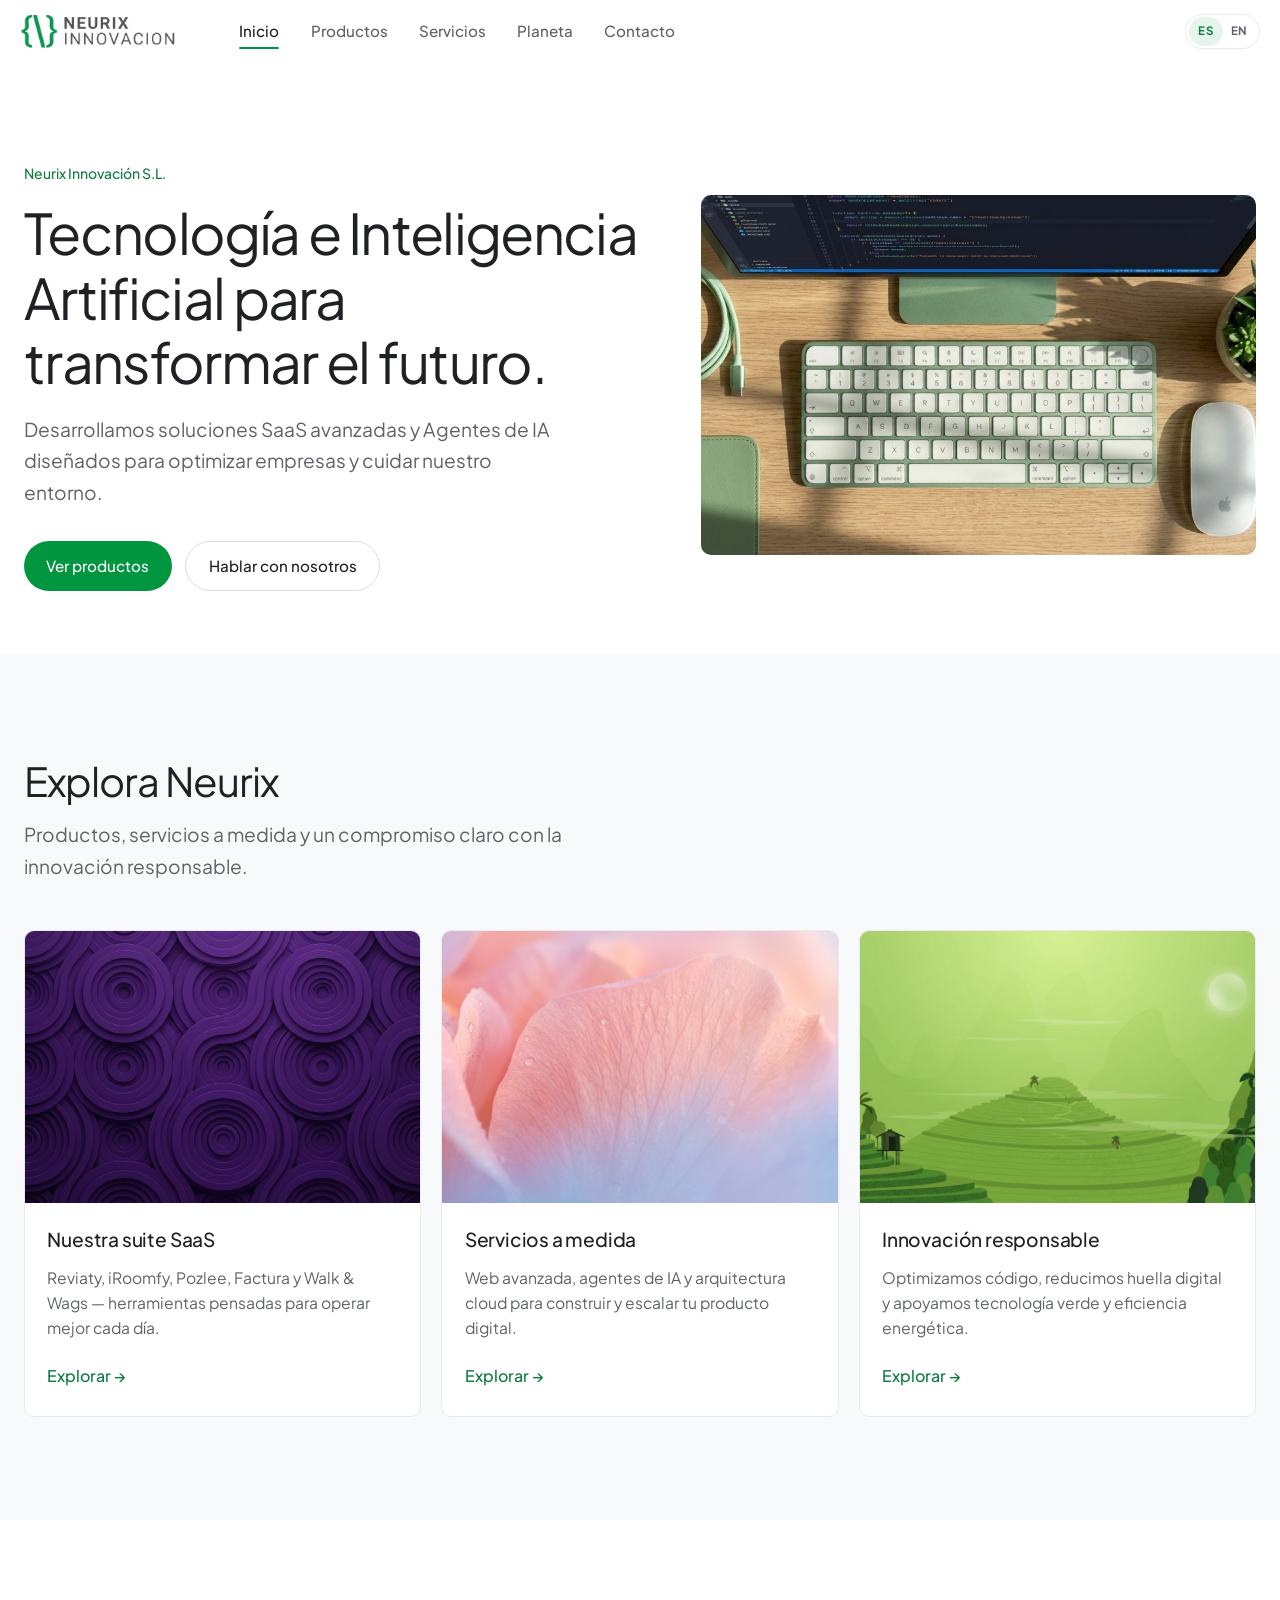
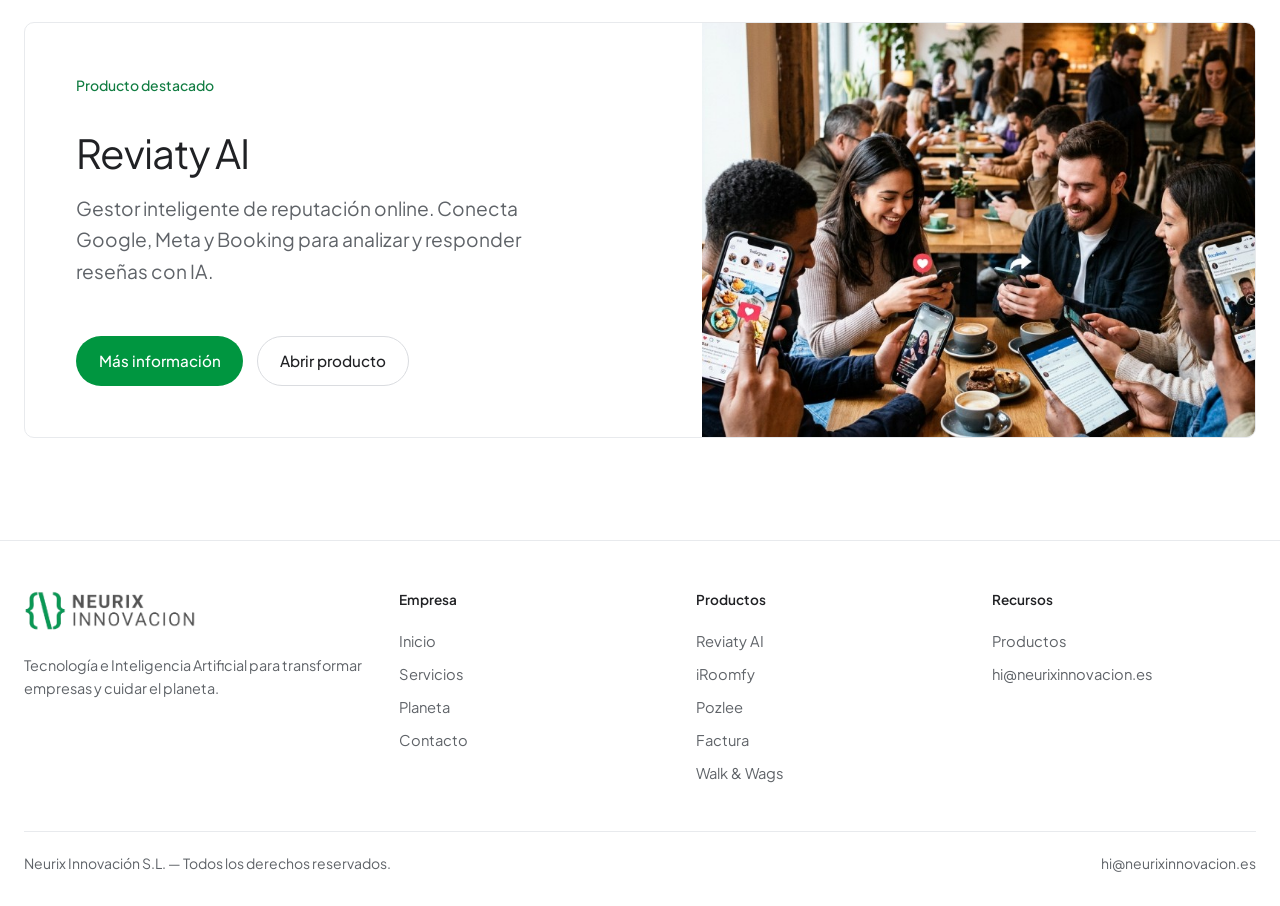
<file: index.html>
<!DOCTYPE html>
<html lang="es">
<head>
  <meta charset="UTF-8">
  <meta name="viewport" content="width=device-width, initial-scale=1.0">
  <meta name="description" content="Neurix Innovación S.L. — Tecnología e Inteligencia Artificial. Soluciones SaaS y Agentes de IA.">
  <title>Neurix Innovación — Tecnología e IA</title>
  <link rel="preconnect" href="https://fonts.googleapis.com">
  <link rel="preconnect" href="https://fonts.gstatic.com" crossorigin>
  <link href="https://fonts.googleapis.com/css2?family=Plus+Jakarta+Sans:wght@400;500;600;700&display=swap" rel="stylesheet">
  <link rel="stylesheet" href="css/styles.css?v=20261107">
  <link rel="icon" href="images/logo.png" type="image/png">
</head>
<body data-page="home" data-depth="0">
  <a class="skip-link" href="#contenido">Saltar al contenido</a>
  <div id="site-header"></div>

  <main id="contenido">
    <section class="home-hero">
      <div class="container home-hero-grid">
        <div>
          <p class="kicker" data-i18n="home.kicker">Neurix Innovación S.L.</p>
          <h1 class="display" data-i18n="home.title">Tecnología e Inteligencia Artificial para transformar el futuro.</h1>
          <p class="lead" data-i18n="home.lead">Desarrollamos soluciones SaaS avanzadas y Agentes de IA diseñados para optimizar empresas y cuidar nuestro entorno.</p>
          <div class="home-hero-actions">
            <a class="btn btn-primary" href="productos/index.html" data-i18n="home.ctaProducts">Ver productos</a>
            <a class="btn btn-outline" href="contacto/index.html" data-i18n="home.ctaContact">Hablar con nosotros</a>
          </div>
        </div>
        <div class="hero-visual hero-visual--photo" aria-hidden="true">
          <img src="images/home-hero.jpg" alt="" width="800" height="600" decoding="async">
        </div>
      </div>
    </section>

    <section class="section section--soft">
      <div class="container">
        <div class="section-head">
          <h2 class="display-md" data-i18n="home.exploreTitle">Explora Neurix</h2>
          <p class="lead" data-i18n="home.exploreLead">Productos, servicios a medida y un compromiso claro con la innovación responsable.</p>
        </div>
        <div class="story-grid">
          <a class="story-card" href="productos/index.html">
            <div class="story-media" aria-hidden="true">
              <img src="images/explore-suite.jpg" alt="" width="640" height="440" decoding="async">
            </div>
            <div class="story-body">
              <h3 data-i18n="home.cardProductsTitle">Nuestra suite SaaS</h3>
              <p data-i18n="home.cardProductsBody">Reviaty, iRoomfy, Pozlee, Factura y Walk &amp; Wags — herramientas pensadas para operar mejor cada día.</p>
              <span class="btn-text"><span data-i18n="common.explore">Explorar</span> <span class="arrow">→</span></span>
            </div>
          </a>
          <a class="story-card" href="servicios/index.html">
            <div class="story-media" aria-hidden="true">
              <img src="images/explore-services.jpg" alt="" width="640" height="440" decoding="async">
            </div>
            <div class="story-body">
              <h3 data-i18n="home.cardServicesTitle">Servicios a medida</h3>
              <p data-i18n="home.cardServicesBody">Web avanzada, agentes de IA y arquitectura cloud para construir y escalar tu producto digital.</p>
              <span class="btn-text"><span data-i18n="common.explore">Explorar</span> <span class="arrow">→</span></span>
            </div>
          </a>
          <a class="story-card" href="planeta/index.html">
            <div class="story-media" aria-hidden="true">
              <img src="images/explore-planet.jpg" alt="" width="640" height="440" decoding="async">
            </div>
            <div class="story-body">
              <h3 data-i18n="home.cardPlanetTitle">Innovación responsable</h3>
              <p data-i18n="home.cardPlanetBody">Optimizamos código, reducimos huella digital y apoyamos tecnología verde y eficiencia energética.</p>
              <span class="btn-text"><span data-i18n="common.explore">Explorar</span> <span class="arrow">→</span></span>
            </div>
          </a>
        </div>
      </div>
    </section>

    <section class="section">
      <div class="container">
        <article class="feature-band">
          <div class="feature-band-copy">
            <p class="kicker" data-i18n="home.featureKicker">Producto destacado</p>
            <h2 class="display-md">Reviaty AI</h2>
            <p class="lead" data-i18n="home.featureLead">Gestor inteligente de reputación online. Conecta Google, Meta y Booking para analizar y responder reseñas con IA.</p>
            <div class="home-hero-actions">
              <a class="btn btn-primary" href="https://reviaty.neurixinnovacion.es/" target="_blank" rel="noopener noreferrer" data-i18n="common.learnMore">Más información</a>
              <a class="btn btn-outline" href="https://reviaty.neurixinnovacion.es/" target="_blank" rel="noopener noreferrer" data-i18n="common.visit">Abrir producto</a>
            </div>
          </div>
          <div class="feature-band-visual visual-photo" aria-hidden="true">
            <img src="images/reviaty.jpg" alt="">
          </div>
        </article>
      </div>
    </section>
  </main>

  <div id="site-footer"></div>

  <script>
    window.NEURIX_I18N = {
      es: {
        "home.kicker": "Neurix Innovación S.L.",
        "home.title": "Tecnología e Inteligencia Artificial para transformar el futuro.",
        "home.lead": "Desarrollamos soluciones SaaS avanzadas y Agentes de IA diseñados para optimizar empresas y cuidar nuestro entorno.",
        "home.ctaProducts": "Ver productos",
        "home.ctaContact": "Hablar con nosotros",
        "home.exploreTitle": "Explora Neurix",
        "home.exploreLead": "Productos, servicios a medida y un compromiso claro con la innovación responsable.",
        "home.cardProductsTitle": "Nuestra suite SaaS",
        "home.cardProductsBody": "Reviaty, iRoomfy, Pozlee, Factura y Walk & Wags — herramientas pensadas para operar mejor cada día.",
        "home.cardServicesTitle": "Servicios a medida",
        "home.cardServicesBody": "Web avanzada, agentes de IA y arquitectura cloud para construir y escalar tu producto digital.",
        "home.cardPlanetTitle": "Innovación responsable",
        "home.cardPlanetBody": "Optimizamos código, reducimos huella digital y apoyamos tecnología verde y eficiencia energética.",
        "home.featureKicker": "Producto destacado",
        "home.featureLead": "Gestor inteligente de reputación online. Conecta Google, Meta y Booking para analizar y responder reseñas con IA."
      },
      en: {
        "home.kicker": "Neurix Innovación S.L.",
        "home.title": "Technology and Artificial Intelligence to transform the future.",
        "home.lead": "We build advanced SaaS solutions and AI Agents designed to optimize businesses and care for our environment.",
        "home.ctaProducts": "See products",
        "home.ctaContact": "Talk to us",
        "home.exploreTitle": "Explore Neurix",
        "home.exploreLead": "Products, tailored services, and a clear commitment to responsible innovation.",
        "home.cardProductsTitle": "Our SaaS suite",
        "home.cardProductsBody": "Reviaty, iRoomfy, Pozlee, Factura and Walk & Wags — tools built to run operations better every day.",
        "home.cardServicesTitle": "Tailored services",
        "home.cardServicesBody": "Advanced web, AI agents and cloud architecture to build and scale your digital product.",
        "home.cardPlanetTitle": "Responsible innovation",
        "home.cardPlanetBody": "We optimize code, reduce digital footprint, and support green technology and energy efficiency.",
        "home.featureKicker": "Featured product",
        "home.featureLead": "Intelligent online reputation manager. Connect Google, Meta and Booking to analyze and reply to reviews with AI."
      }
    };
  </script>
  <script src="js/main.js"></script>
</body>
</html>
</file>
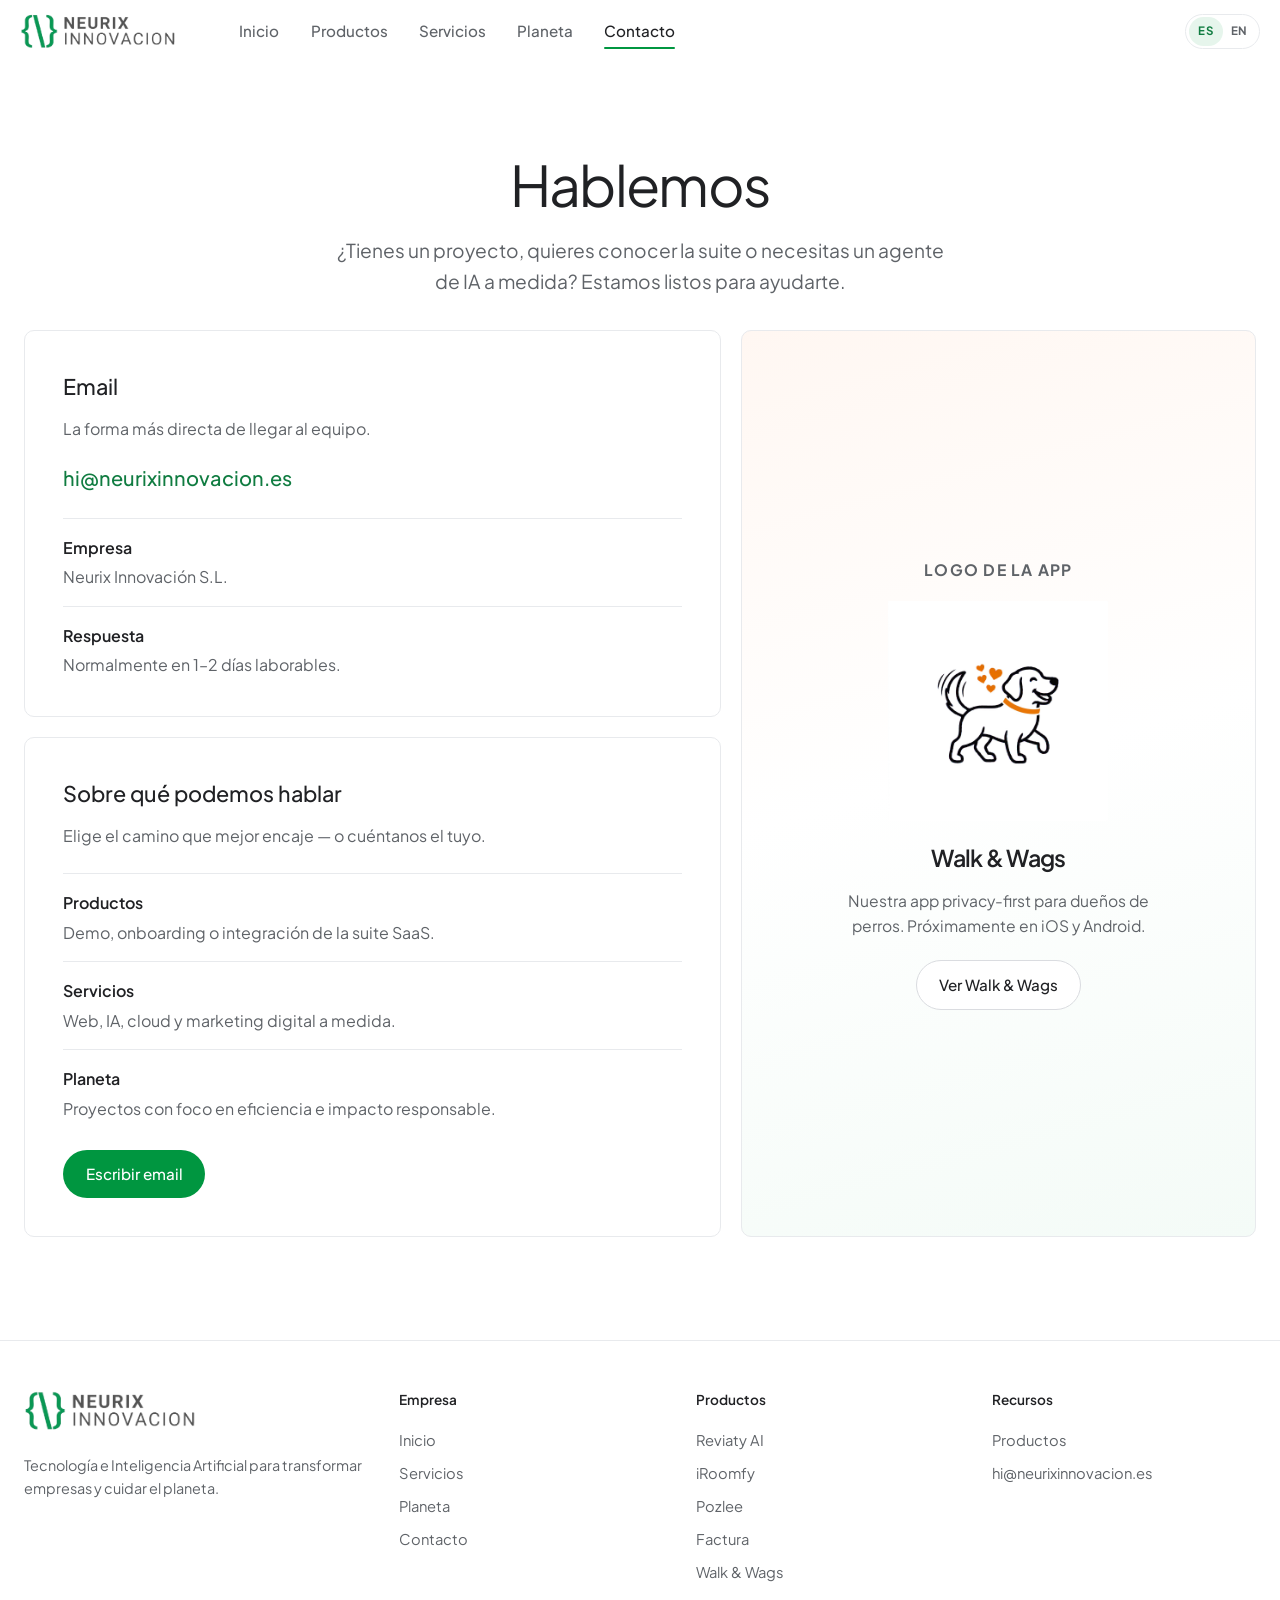
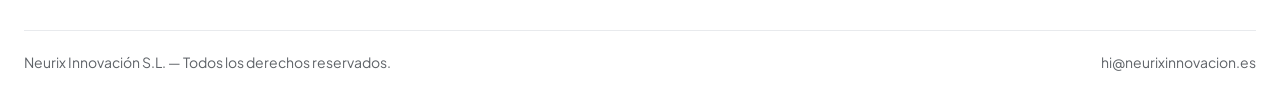
<file: contacto/index.html>
<!DOCTYPE html>
<html lang="es">
<head>
  <meta charset="UTF-8">
  <meta name="viewport" content="width=device-width, initial-scale=1.0">
  <meta name="description" content="Contacta con Neurix Innovación S.L.">
  <title>Contacto — Neurix Innovación</title>
  <link rel="preconnect" href="https://fonts.googleapis.com">
  <link rel="preconnect" href="https://fonts.gstatic.com" crossorigin>
  <link href="https://fonts.googleapis.com/css2?family=Plus+Jakarta+Sans:wght@400;500;600;700&display=swap" rel="stylesheet">
  <link rel="stylesheet" href="../css/styles.css?v=20261107">
  <link rel="icon" href="../images/logo.png" type="image/png">
</head>
<body data-page="contact" data-depth="1">
  <a class="skip-link" href="#contenido">Saltar al contenido</a>
  <div id="site-header"></div>

  <main id="contenido">
    <header class="page-hero">
      <div class="container">
        <h1 class="display" data-i18n="c.title">Hablemos</h1>
        <p class="lead" data-i18n="c.lead">¿Tienes un proyecto, quieres conocer la suite o necesitas un agente de IA a medida? Estamos listos para ayudarte.</p>
      </div>
    </header>

    <section class="section" style="padding-top: 0;">
      <div class="container contact-layout">
        <div class="contact-stack">
          <article class="contact-card">
            <h2 data-i18n="c.emailTitle">Email</h2>
            <p data-i18n="c.emailBody">La forma más directa de llegar al equipo.</p>
            <a class="contact-email" href="mailto:hi@neurixinnovacion.es">hi@neurixinnovacion.es</a>
            <div class="contact-meta">
              <div>
                <strong data-i18n="c.company">Empresa</strong>
                <span>Neurix Innovación S.L.</span>
              </div>
              <div>
                <strong data-i18n="c.response">Respuesta</strong>
                <span data-i18n="c.responseBody">Normalmente en 1–2 días laborables.</span>
              </div>
            </div>
          </article>

          <article class="contact-card">
            <h2 data-i18n="c.topicsTitle">Sobre qué podemos hablar</h2>
            <p data-i18n="c.topicsBody">Elige el camino que mejor encaje — o cuéntanos el tuyo.</p>
            <div class="contact-meta">
              <div>
                <strong data-i18n="nav.products">Productos</strong>
                <span data-i18n="c.t1">Demo, onboarding o integración de la suite SaaS.</span>
              </div>
              <div>
                <strong data-i18n="nav.services">Servicios</strong>
                <span data-i18n="c.t2">Web, IA, cloud y marketing digital a medida.</span>
              </div>
              <div>
                <strong data-i18n="nav.planet">Planeta</strong>
                <span data-i18n="c.t3">Proyectos con foco en eficiencia e impacto responsable.</span>
              </div>
            </div>
            <div style="margin-top: 1.75rem;">
              <a class="btn btn-primary" href="mailto:hi@neurixinnovacion.es" data-i18n="c.write">Escribir email</a>
            </div>
          </article>
        </div>

        <aside class="contact-visual" aria-label="Walk & Wags">
          <p class="contact-visual-eyebrow" data-i18n="c.appEyebrow">App logo</p>
          <div class="contact-visual-logo">
            <img src="../images/products/WalknWags.jpeg" alt="Walk &amp; Wags" width="280" height="280">
          </div>
          <h2>Walk &amp; Wags</h2>
          <p data-i18n="c.appBody">Nuestra app privacy-first para dueños de perros. Próximamente en iOS y Android.</p>
          <a class="btn btn-outline" href="../productos/walk-wag.html" data-i18n="c.appCta">Ver Walk &amp; Wags</a>
        </aside>
      </div>
    </section>
  </main>

  <div id="site-footer"></div>
  <script>
    window.NEURIX_I18N = {
      es: {
        "c.title": "Hablemos",
        "c.lead": "¿Tienes un proyecto, quieres conocer la suite o necesitas un agente de IA a medida? Estamos listos para ayudarte.",
        "c.emailTitle": "Email",
        "c.emailBody": "La forma más directa de llegar al equipo.",
        "c.company": "Empresa",
        "c.response": "Respuesta",
        "c.responseBody": "Normalmente en 1–2 días laborables.",
        "c.topicsTitle": "Sobre qué podemos hablar",
        "c.topicsBody": "Elige el camino que mejor encaje — o cuéntanos el tuyo.",
        "c.t1": "Demo, onboarding o integración de la suite SaaS.",
        "c.t2": "Web, IA, cloud y marketing digital a medida.",
        "c.t3": "Proyectos con foco en eficiencia e impacto responsable.",
        "c.write": "Escribir email",
        "c.appEyebrow": "Logo de la app",
        "c.appBody": "Nuestra app privacy-first para dueños de perros. Próximamente en iOS y Android.",
        "c.appCta": "Ver Walk & Wags"
      },
      en: {
        "c.title": "Let’s talk",
        "c.lead": "Have a project, want to explore the suite, or need a custom AI agent? We’re ready to help.",
        "c.emailTitle": "Email",
        "c.emailBody": "The most direct way to reach the team.",
        "c.company": "Company",
        "c.response": "Response",
        "c.responseBody": "Usually within 1–2 business days.",
        "c.topicsTitle": "What we can talk about",
        "c.topicsBody": "Pick the path that fits — or tell us yours.",
        "c.t1": "Demo, onboarding or SaaS suite integration.",
        "c.t2": "Web, AI, cloud and tailored digital marketing.",
        "c.t3": "Projects focused on efficiency and responsible impact.",
        "c.write": "Write an email",
        "c.appEyebrow": "App logo",
        "c.appBody": "Our privacy-first app for dog owners. Coming soon on iOS and Android.",
        "c.appCta": "View Walk & Wags"
      }
    };
  </script>
  <script src="../js/main.js"></script>
</body>
</html>
</file>
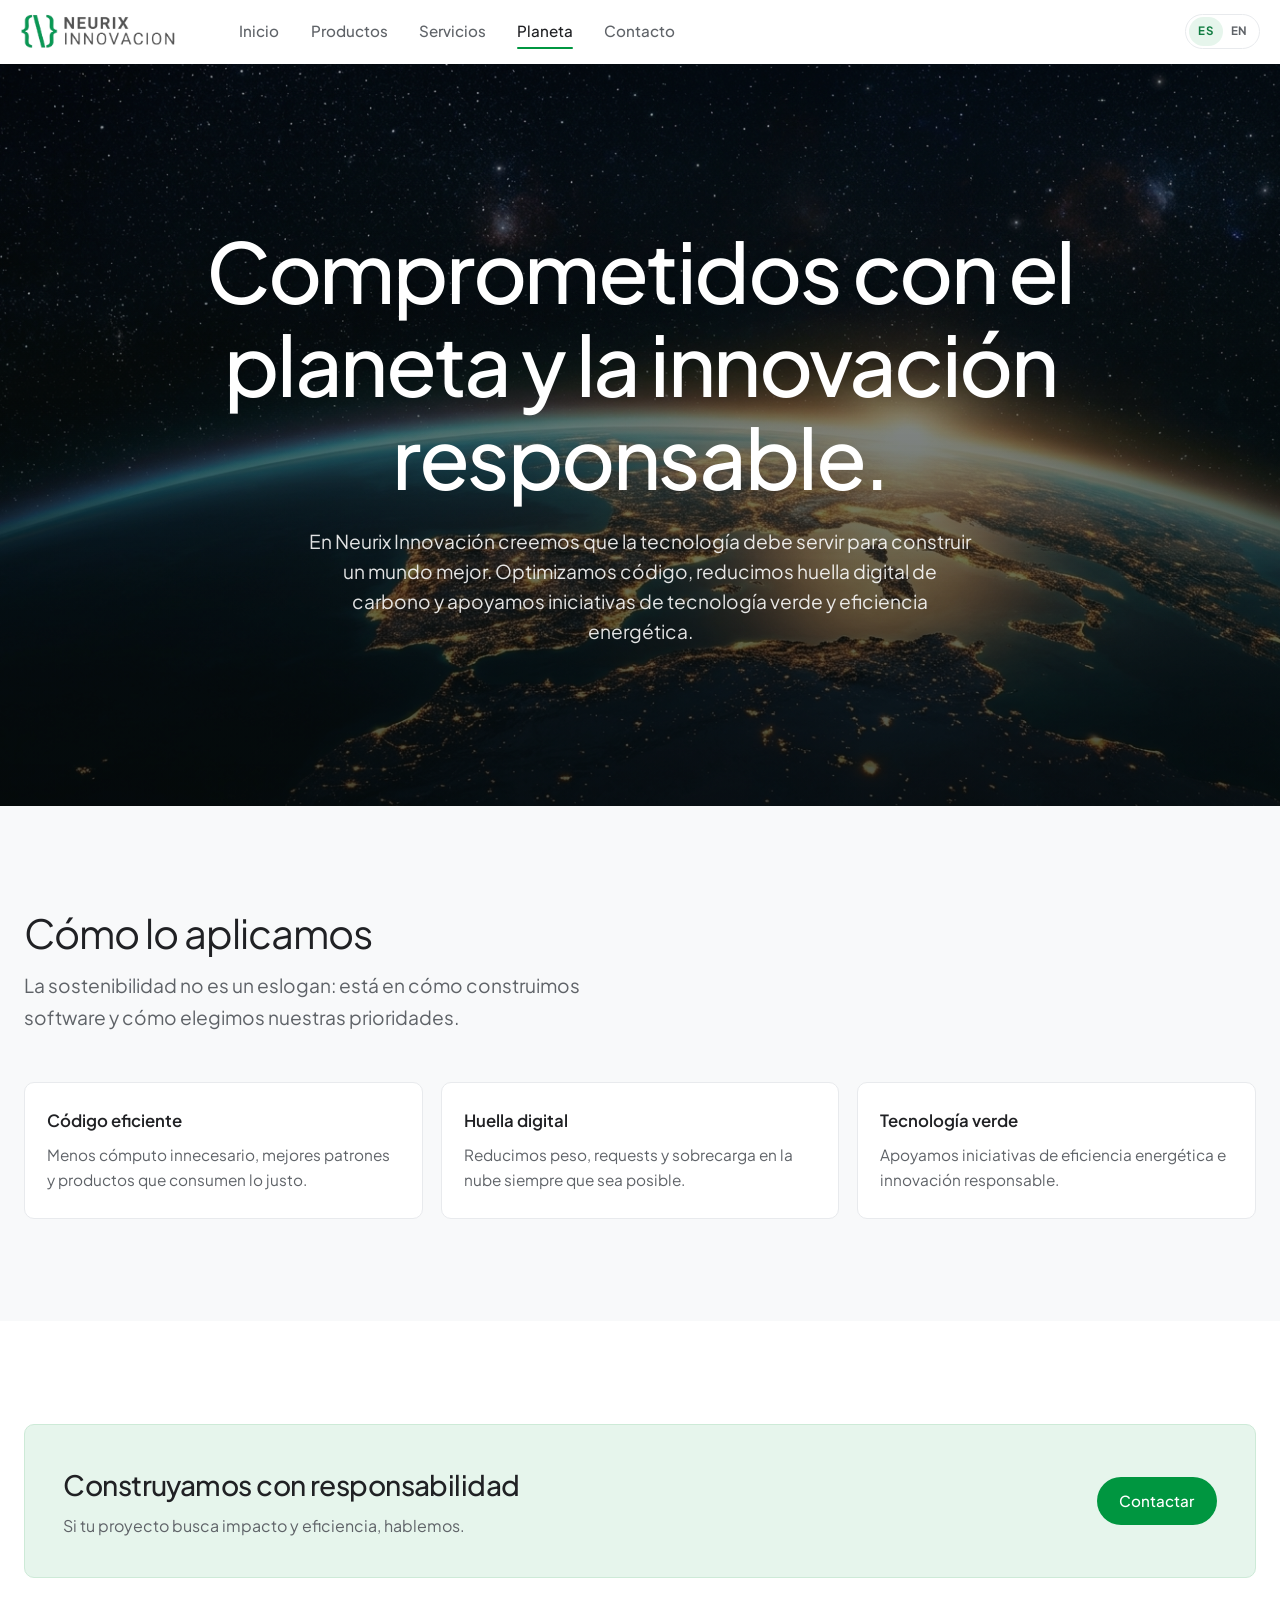
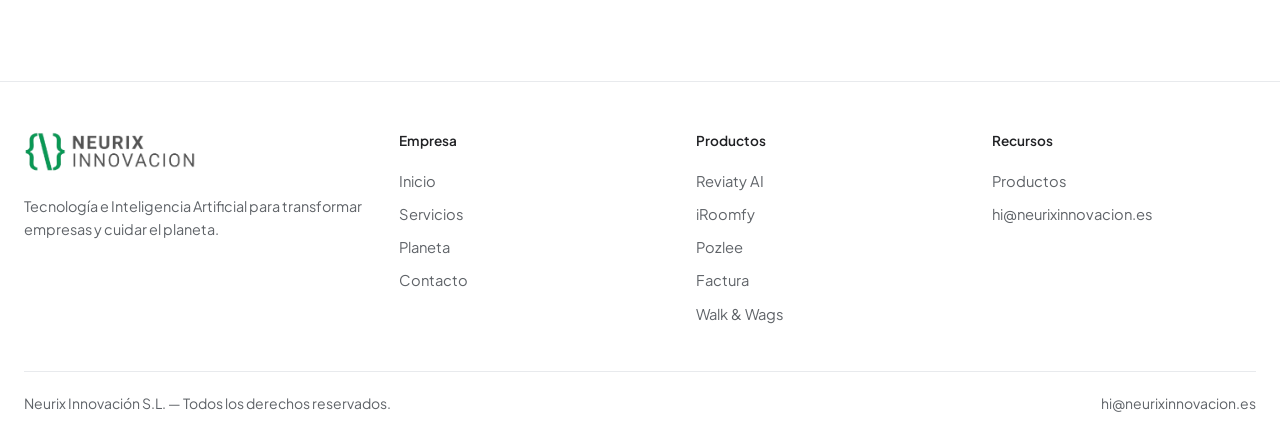
<file: planeta/index.html>
<!DOCTYPE html>
<html lang="es">
<head>
  <meta charset="UTF-8">
  <meta name="viewport" content="width=device-width, initial-scale=1.0">
  <meta name="description" content="Compromiso de Neurix Innovación con el planeta y la innovación responsable.">
  <title>Planeta — Neurix Innovación</title>
  <link rel="preconnect" href="https://fonts.googleapis.com">
  <link rel="preconnect" href="https://fonts.gstatic.com" crossorigin>
  <link href="https://fonts.googleapis.com/css2?family=Plus+Jakarta+Sans:wght@400;500;600;700&display=swap" rel="stylesheet">
  <link rel="stylesheet" href="../css/styles.css?v=20261107">
  <link rel="icon" href="../images/logo.png" type="image/png">
</head>
<body data-page="planet" data-depth="1">
  <a class="skip-link" href="#contenido">Saltar al contenido</a>
  <div id="site-header"></div>

  <main id="contenido">
    <section class="planet-hero" aria-labelledby="planet-title">
      <div class="planet-hero-bg" aria-hidden="true"></div>
      <div class="planet-hero-copy">
        <div class="container">
          <h1 id="planet-title" class="display" data-i18n="pl.title">Comprometidos con el planeta y la innovación responsable.</h1>
          <p class="lead" data-i18n="pl.lead">En Neurix Innovación creemos que la tecnología debe servir para construir un mundo mejor. Optimizamos código, reducimos huella digital de carbono y apoyamos iniciativas de tecnología verde y eficiencia energética.</p>
        </div>
      </div>
    </section>

    <section class="section section--soft">
      <div class="container">
        <div class="section-head">
          <h2 class="display-md" data-i18n="pl.valuesTitle">Cómo lo aplicamos</h2>
          <p class="lead" data-i18n="pl.valuesLead">La sostenibilidad no es un eslogan: está en cómo construimos software y cómo elegimos nuestras prioridades.</p>
        </div>
        <div class="values-grid">
          <article class="value-card">
            <h3 data-i18n="pl.v1t">Código eficiente</h3>
            <p data-i18n="pl.v1d">Menos cómputo innecesario, mejores patrones y productos que consumen lo justo.</p>
          </article>
          <article class="value-card">
            <h3 data-i18n="pl.v2t">Huella digital</h3>
            <p data-i18n="pl.v2d">Reducimos peso, requests y sobrecarga en la nube siempre que sea posible.</p>
          </article>
          <article class="value-card">
            <h3 data-i18n="pl.v3t">Tecnología verde</h3>
            <p data-i18n="pl.v3d">Apoyamos iniciativas de eficiencia energética e innovación responsable.</p>
          </article>
        </div>
      </div>
    </section>

    <section class="section">
      <div class="container">
        <div class="cta-band">
          <div>
            <h2 data-i18n="pl.ctaTitle">Construyamos con responsabilidad</h2>
            <p data-i18n="pl.ctaBody">Si tu proyecto busca impacto y eficiencia, hablemos.</p>
          </div>
          <a class="btn btn-primary" href="../contacto/index.html" data-i18n="common.contact">Contactar</a>
        </div>
      </div>
    </section>
  </main>

  <div id="site-footer"></div>
  <script>
    window.NEURIX_I18N = {
      es: {
        "pl.title": "Comprometidos con el planeta y la innovación responsable.",
        "pl.lead": "En Neurix Innovación creemos que la tecnología debe servir para construir un mundo mejor. Optimizamos código, reducimos huella digital de carbono y apoyamos iniciativas de tecnología verde y eficiencia energética.",
        "pl.valuesTitle": "Cómo lo aplicamos",
        "pl.valuesLead": "La sostenibilidad no es un eslogan: está en cómo construimos software y cómo elegimos nuestras prioridades.",
        "pl.v1t": "Código eficiente",
        "pl.v1d": "Menos cómputo innecesario, mejores patrones y productos que consumen lo justo.",
        "pl.v2t": "Huella digital",
        "pl.v2d": "Reducimos peso, requests y sobrecarga en la nube siempre que sea posible.",
        "pl.v3t": "Tecnología verde",
        "pl.v3d": "Apoyamos iniciativas de eficiencia energética e innovación responsable.",
        "pl.ctaTitle": "Construyamos con responsabilidad",
        "pl.ctaBody": "Si tu proyecto busca impacto y eficiencia, hablemos."
      },
      en: {
        "pl.title": "Committed to the planet and responsible innovation.",
        "pl.lead": "At Neurix Innovación we believe technology should help build a better world. We optimize code, reduce digital carbon footprint, and support green technology and energy-efficiency initiatives.",
        "pl.valuesTitle": "How we apply it",
        "pl.valuesLead": "Sustainability isn’t a slogan: it’s in how we build software and choose priorities.",
        "pl.v1t": "Efficient code",
        "pl.v1d": "Less unnecessary compute, better patterns, and products that use only what’s needed.",
        "pl.v2t": "Digital footprint",
        "pl.v2d": "We reduce weight, requests and cloud overhead whenever possible.",
        "pl.v3t": "Green technology",
        "pl.v3d": "We support energy-efficiency initiatives and responsible innovation.",
        "pl.ctaTitle": "Let’s build responsibly",
        "pl.ctaBody": "If your project aims for impact and efficiency, let’s talk."
      }
    };
  </script>
  <script src="../js/main.js"></script>
</body>
</html>
</file>
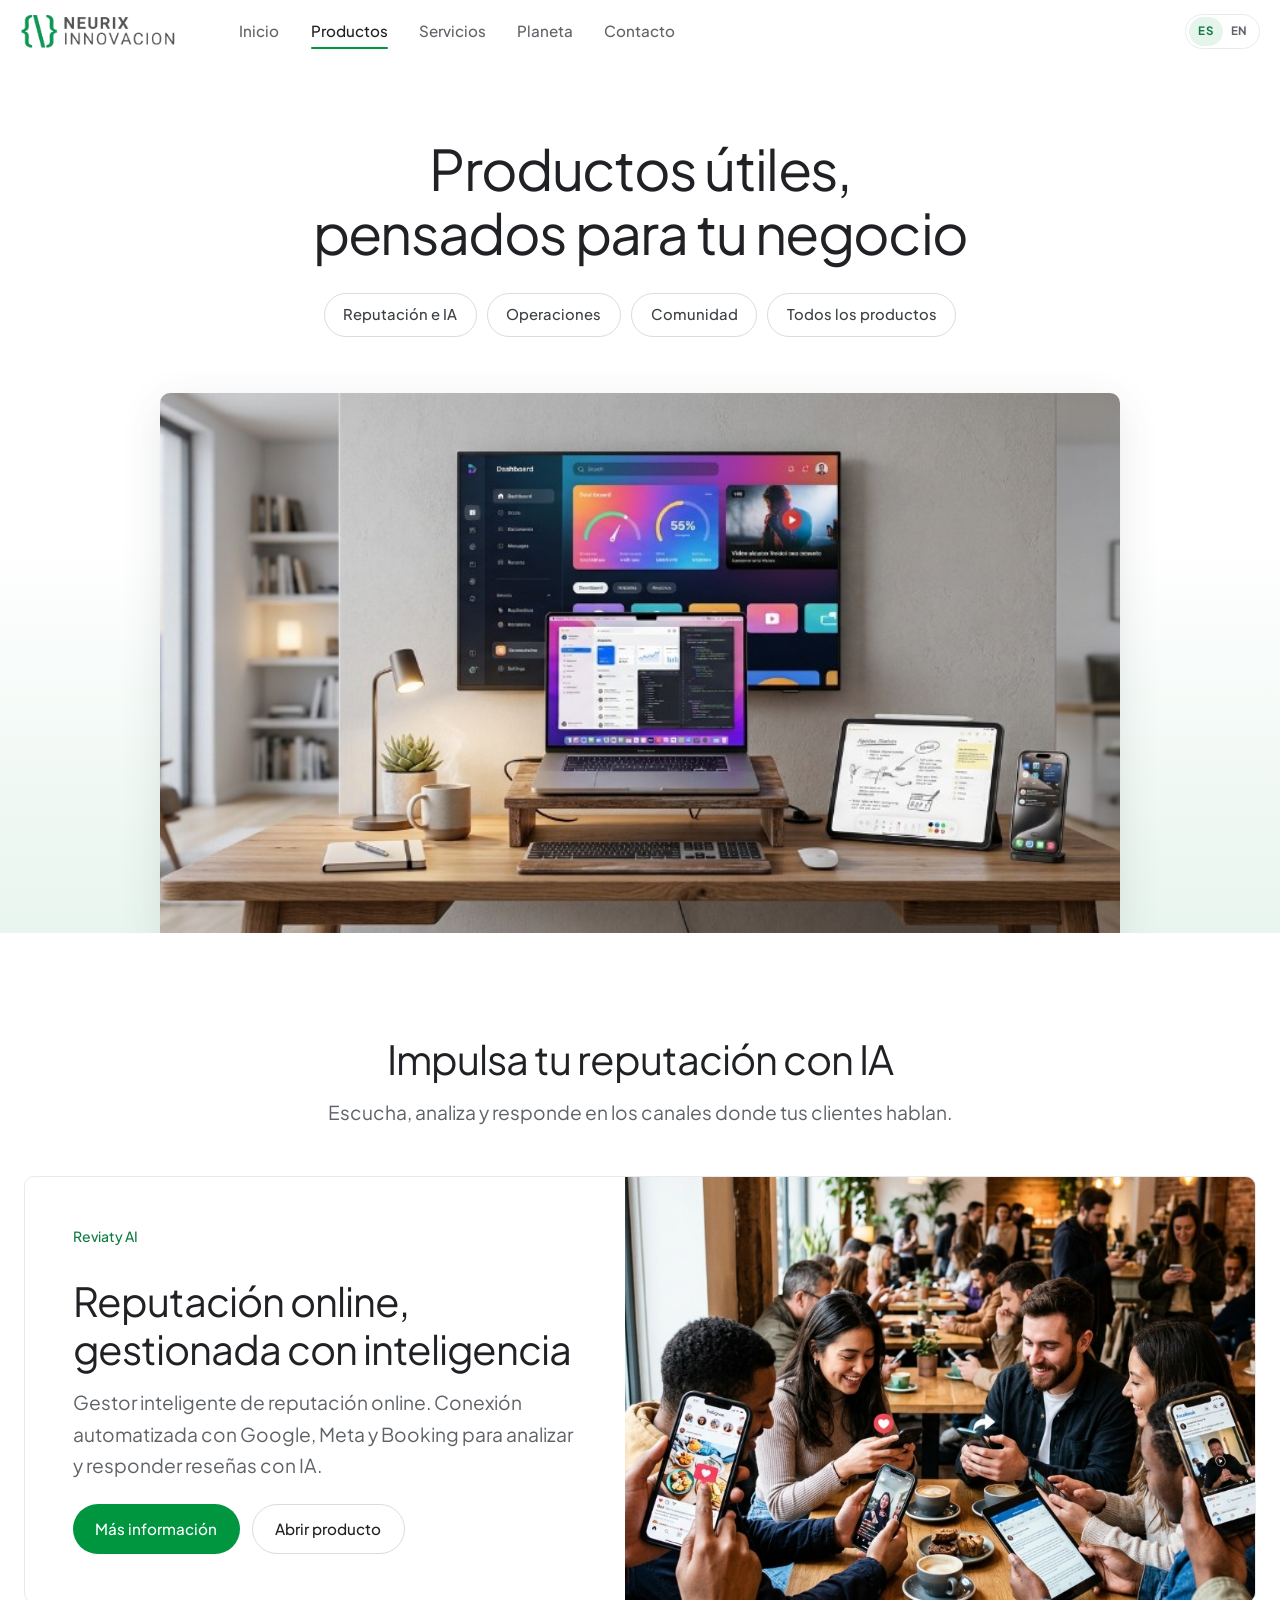
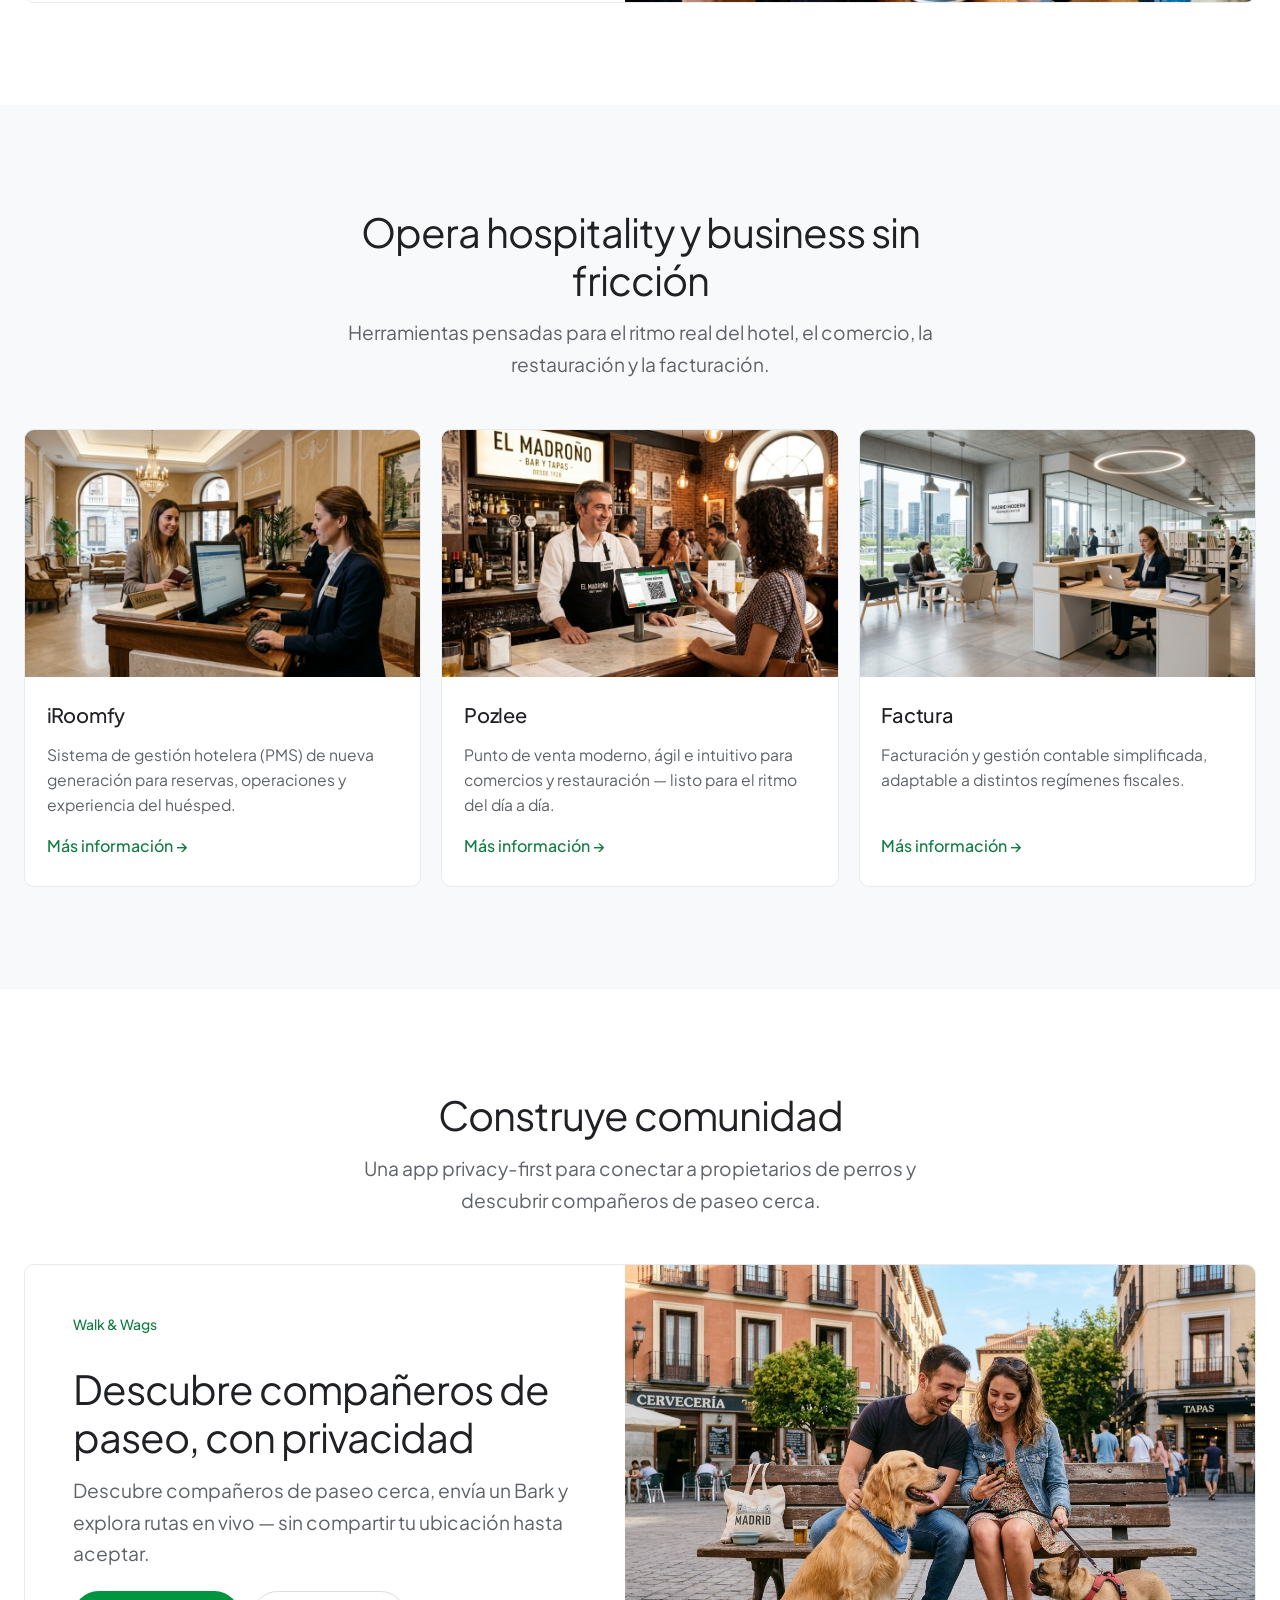
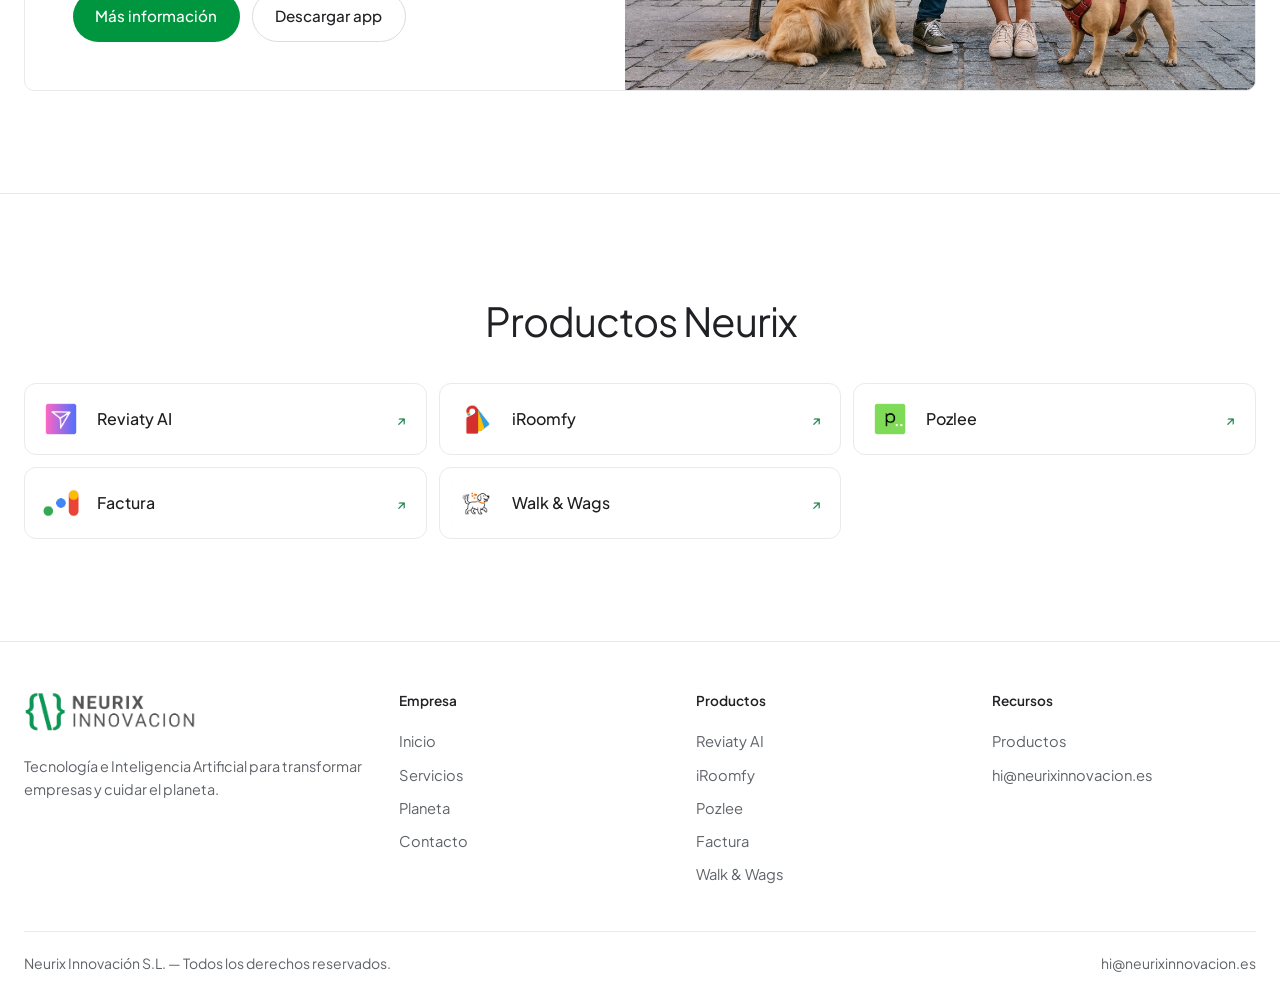
<file: productos/index.html>
<!DOCTYPE html>
<html lang="es">
<head>
  <meta charset="UTF-8">
  <meta name="viewport" content="width=device-width, initial-scale=1.0">
  <meta name="description" content="Suite SaaS de Neurix Innovación: Reviaty AI, iRoomfy, Pozlee, Factura y Walk & Wags.">
  <title>Productos — Neurix Innovación</title>
  <link rel="preconnect" href="https://fonts.googleapis.com">
  <link rel="preconnect" href="https://fonts.gstatic.com" crossorigin>
  <link href="https://fonts.googleapis.com/css2?family=Plus+Jakarta+Sans:wght@400;500;600;700&display=swap" rel="stylesheet">
  <link rel="stylesheet" href="../css/styles.css?v=20261107">
  <link rel="icon" href="../images/logo.png" type="image/png">
</head>
<body data-page="products" data-depth="1">
  <a class="skip-link" href="#contenido">Saltar al contenido</a>
  <div id="site-header"></div>

  <main id="contenido">
    <header class="products-hero">
      <div class="container products-hero-inner">
        <h1 class="display" data-i18n="products.title">Productos útiles, pensados para tu negocio</h1>
        <nav class="jump-pills" aria-label="Secciones">
          <a href="#reputacion" data-i18n="products.jump1">Reputación e IA</a>
          <a href="#operaciones" data-i18n="products.jump2">Operaciones</a>
          <a href="#gestion" data-i18n="products.jump3">Comunidad</a>
          <a href="#directorio" data-i18n="products.jump4">Todos los productos</a>
        </nav>
        <div class="products-hero-art">
          <img src="../images/products-hero.jpg" alt="" width="1200" height="675" decoding="async">
        </div>
      </div>
    </header>

    <section class="section" id="reputacion">
      <div class="container">
        <div class="products-section-head">
          <h2 class="display-md" data-i18n="products.sec1title">Impulsa tu reputación con IA</h2>
          <p class="lead" data-i18n="products.sec1lead">Escucha, analiza y responde en los canales donde tus clientes hablan.</p>
        </div>

        <article class="gp-feature">
          <div class="gp-feature-copy">
            <p class="kicker">Reviaty AI</p>
            <h3 class="display-md" data-i18n="products.reviaty.headline">Reputación online, gestionada con inteligencia</h3>
            <p class="lead" data-i18n="products.reviaty.summary">Gestor inteligente de reputación online. Conexión automatizada con Google, Meta y Booking para analizar y responder reseñas con IA.</p>
            <div class="gp-feature-actions">
              <a class="btn btn-primary" href="https://reviaty.neurixinnovacion.es/" target="_blank" rel="noopener noreferrer" data-i18n="common.learnMore">Más información</a>
              <a class="btn btn-outline" href="https://reviaty.neurixinnovacion.es/" target="_blank" rel="noopener noreferrer" data-i18n="common.visit">Abrir producto</a>
            </div>
          </div>
          <div class="gp-feature-visual visual-photo" aria-hidden="true">
            <img src="../images/reviaty.jpg" alt="">
          </div>
        </article>
      </div>
    </section>

    <section class="section section--soft" id="operaciones">
      <div class="container">
        <div class="products-section-head">
          <h2 class="display-md" data-i18n="products.sec2title">Opera hospitality y business sin fricción</h2>
          <p class="lead" data-i18n="products.sec2lead">Herramientas pensadas para el ritmo real del hotel, el comercio, la restauración y la facturación.</p>
        </div>

        <div class="gp-card-grid gp-card-grid--3">
          <a class="gp-card" href="https://iroomfy.neurixinnovacion.es/" target="_blank" rel="noopener noreferrer">
            <div class="gp-card-media visual-photo" aria-hidden="true"><img src="../images/roomly.jpg" alt=""></div>
            <div class="gp-card-body">
              <h3>iRoomfy</h3>
              <p data-i18n="products.roomly.summary">Sistema de gestión hotelera (PMS) de nueva generación para reservas, operaciones y experiencia del huésped.</p>
              <span class="btn-text"><span data-i18n="common.learnMore">Más información</span> <span class="arrow">→</span></span>
            </div>
          </a>
          <a class="gp-card" href="https://pozlee.neurixinnovacion.es/" target="_blank" rel="noopener noreferrer">
            <div class="gp-card-media visual-photo" aria-hidden="true"><img src="../images/pozlee.jpg" alt=""></div>
            <div class="gp-card-body">
              <h3>Pozlee</h3>
              <p data-i18n="products.pozlee.summary">Punto de venta moderno, ágil e intuitivo para comercios y restauración — listo para el ritmo del día a día.</p>
              <span class="btn-text"><span data-i18n="common.learnMore">Más información</span> <span class="arrow">→</span></span>
            </div>
          </a>
          <a class="gp-card" href="factura.html">
            <div class="gp-card-media visual-photo" aria-hidden="true"><img src="../images/factura.jpg" alt=""></div>
            <div class="gp-card-body">
              <h3>Factura</h3>
              <p data-i18n="products.factura.summary">Facturación y gestión contable simplificada, adaptable a distintos regímenes fiscales.</p>
              <span class="btn-text"><span data-i18n="common.learnMore">Más información</span> <span class="arrow">→</span></span>
            </div>
          </a>
        </div>
      </div>
    </section>

    <section class="section" id="gestion">
      <div class="container">
        <div class="products-section-head">
          <h2 class="display-md" data-i18n="products.sec3title">Construye comunidad</h2>
          <p class="lead" data-i18n="products.sec3lead">Una app privacy-first para conectar a propietarios de perros y descubrir compañeros de paseo cerca.</p>
        </div>

        <article class="gp-feature gp-feature--compact">
          <div class="gp-feature-copy">
            <p class="kicker">Walk &amp; Wags</p>
            <h3 class="display-md" data-i18n="products.walkwag.headline">Descubre compañeros de paseo, con privacidad</h3>
            <p class="lead" data-i18n="products.walkwag.summary">Descubre compañeros de paseo cerca, envía un Bark y explora rutas en vivo — sin compartir tu ubicación hasta aceptar.</p>
            <div class="gp-feature-actions">
              <a class="btn btn-primary" href="walk-wag.html" data-i18n="common.learnMore">Más información</a>
              <a class="btn btn-outline" href="walk-wag.html#download" data-i18n="products.walkwag.cta">Descargar app</a>
            </div>
          </div>
          <div class="gp-feature-visual visual-photo" aria-hidden="true">
            <img src="../images/walk-wag.jpeg" alt="">
          </div>
        </article>
      </div>
    </section>

    <section class="section products-directory" id="directorio">
      <div class="container">
        <div class="dir-header">
          <h2 class="display-md" data-i18n="products.dirTitle">Productos Neurix</h2>
        </div>

        <ul class="dir-grid" id="dir-grid">
          <li>
            <a class="dir-tile" href="https://reviaty.neurixinnovacion.es/" target="_blank" rel="noopener noreferrer">
              <span class="dir-tile-icon picon picon--logo" aria-hidden="true"><img src="../images/products/Reviaty-icon.png" alt=""></span>
              <span class="dir-tile-name">Reviaty AI</span>
              <span class="dir-tile-ext" aria-hidden="true">↗</span>
            </a>
          </li>
          <li>
            <a class="dir-tile" href="https://iroomfy.neurixinnovacion.es/" target="_blank" rel="noopener noreferrer">
              <span class="dir-tile-icon picon picon--logo" aria-hidden="true"><img src="../images/products/irommfy.png" alt="iRoomfy official app logo"></span>
              <span class="dir-tile-name">iRoomfy</span>
              <span class="dir-tile-ext" aria-hidden="true">↗</span>
            </a>
          </li>
          <li>
            <a class="dir-tile" href="https://pozlee.neurixinnovacion.es/" target="_blank" rel="noopener noreferrer">
              <span class="dir-tile-icon picon picon--logo" aria-hidden="true"><img src="../images/products/Pozlee-icon.png" alt=""></span>
              <span class="dir-tile-name">Pozlee</span>
              <span class="dir-tile-ext" aria-hidden="true">↗</span>
            </a>
          </li>
          <li>
            <a class="dir-tile" href="factura.html">
              <span class="dir-tile-icon picon picon--logo" aria-hidden="true"><img src="../images/products/factura.png" alt=""></span>
              <span class="dir-tile-name">Factura</span>
              <span class="dir-tile-ext" aria-hidden="true">↗</span>
            </a>
          </li>
          <li>
            <a class="dir-tile" href="walk-wag.html">
              <span class="dir-tile-icon picon picon--logo" aria-hidden="true"><img src="../images/products/WalknWags.jpeg" alt=""></span>
              <span class="dir-tile-name">Walk &amp; Wags</span>
              <span class="dir-tile-ext" aria-hidden="true">↗</span>
            </a>
          </li>
        </ul>
      </div>
    </section>
  </main>

  <div id="site-footer"></div>

  <script>
    window.NEURIX_I18N = {
      es: {
        "products.title": "Productos útiles, pensados para tu negocio",
        "products.jump1": "Reputación e IA",
        "products.jump2": "Operaciones",
        "products.jump3": "Comunidad",
        "products.jump4": "Todos los productos",
        "products.sec1title": "Impulsa tu reputación con IA",
        "products.sec1lead": "Escucha, analiza y responde en los canales donde tus clientes hablan.",
        "products.sec2title": "Opera hospitality y business sin fricción",
        "products.sec2lead": "Herramientas pensadas para el ritmo real del hotel, el comercio, la restauración y la facturación.",
        "products.sec3title": "Construye comunidad",
        "products.sec3lead": "Una app privacy-first para conectar a propietarios de perros y descubrir compañeros de paseo cerca.",
        "products.reviaty.headline": "Reputación online, gestionada con inteligencia",
        "products.reviaty.summary": "Gestor inteligente de reputación online. Conexión automatizada con Google, Meta y Booking para analizar y responder reseñas con IA.",
        "products.roomly.summary": "Sistema de gestión hotelera (PMS) de nueva generación para reservas, operaciones y experiencia del huésped.",
        "products.pozlee.summary": "Punto de venta moderno, ágil e intuitivo para comercios y restauración — listo para el ritmo del día a día.",
        "products.factura.summary": "Facturación y gestión contable simplificada, adaptable a distintos regímenes fiscales.",
        "products.walkwag.headline": "Descubre compañeros de paseo, con privacidad",
        "products.walkwag.summary": "Descubre compañeros de paseo cerca, envía un Bark y explora rutas en vivo — sin compartir tu ubicación hasta aceptar.",
        "products.walkwag.cta": "Descargar app",
        "products.soon": "Próximamente",
        "products.dirTitle": "Productos Neurix"
      },
      en: {
        "products.title": "Helpful products, built for your business",
        "products.jump1": "Reputation & AI",
        "products.jump2": "Operations",
        "products.jump3": "Community",
        "products.jump4": "All products",
        "products.sec1title": "Grow your reputation with AI",
        "products.sec1lead": "Listen, analyze and reply on the channels where your customers speak.",
        "products.sec2title": "Run hospitality and business without friction",
        "products.sec2lead": "Tools built for the real pace of hotels, shops, restaurants and invoicing.",
        "products.sec3title": "Build community",
        "products.sec3lead": "A privacy-first app to connect dog owners and discover nearby walk companions.",
        "products.reviaty.headline": "Online reputation, managed with intelligence",
        "products.reviaty.summary": "Intelligent online reputation manager. Automated connections with Google, Meta and Booking to analyze and reply to reviews with AI.",
        "products.roomly.summary": "Next-generation hotel management system (PMS) for bookings, operations and guest experience.",
        "products.pozlee.summary": "A modern, agile and intuitive point of sale for retail and hospitality — ready for the pace of every day.",
        "products.factura.summary": "Simplified invoicing and accounting management, adaptable to different fiscal regimes.",
        "products.walkwag.headline": "Discover walk companions, privately",
        "products.walkwag.summary": "Discover nearby walk pals, send a Bark, and explore live routes — location stays private until you accept.",
        "products.walkwag.cta": "Download app",
        "products.soon": "Coming soon",
        "products.dirTitle": "Neurix products"
      }
    };
  </script>
  <script src="../js/main.js"></script>
</body>
</html>
</file>
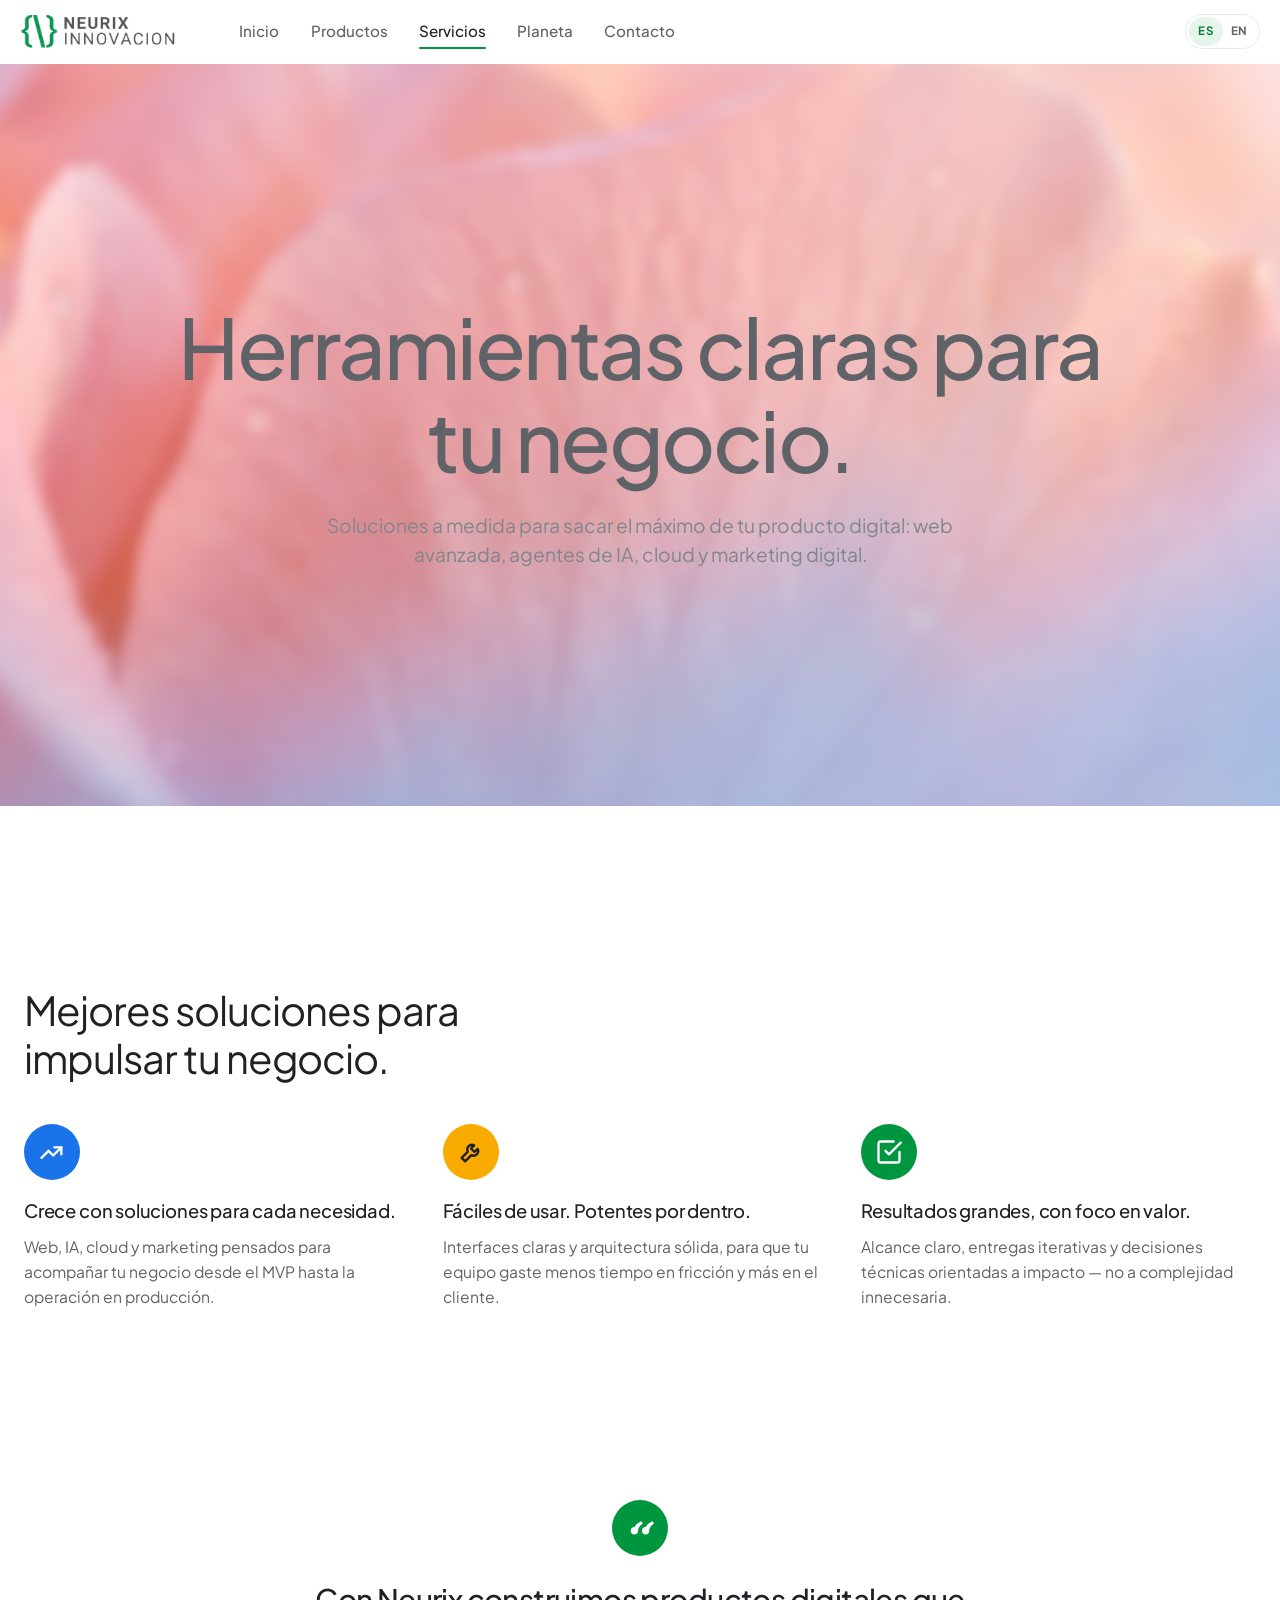
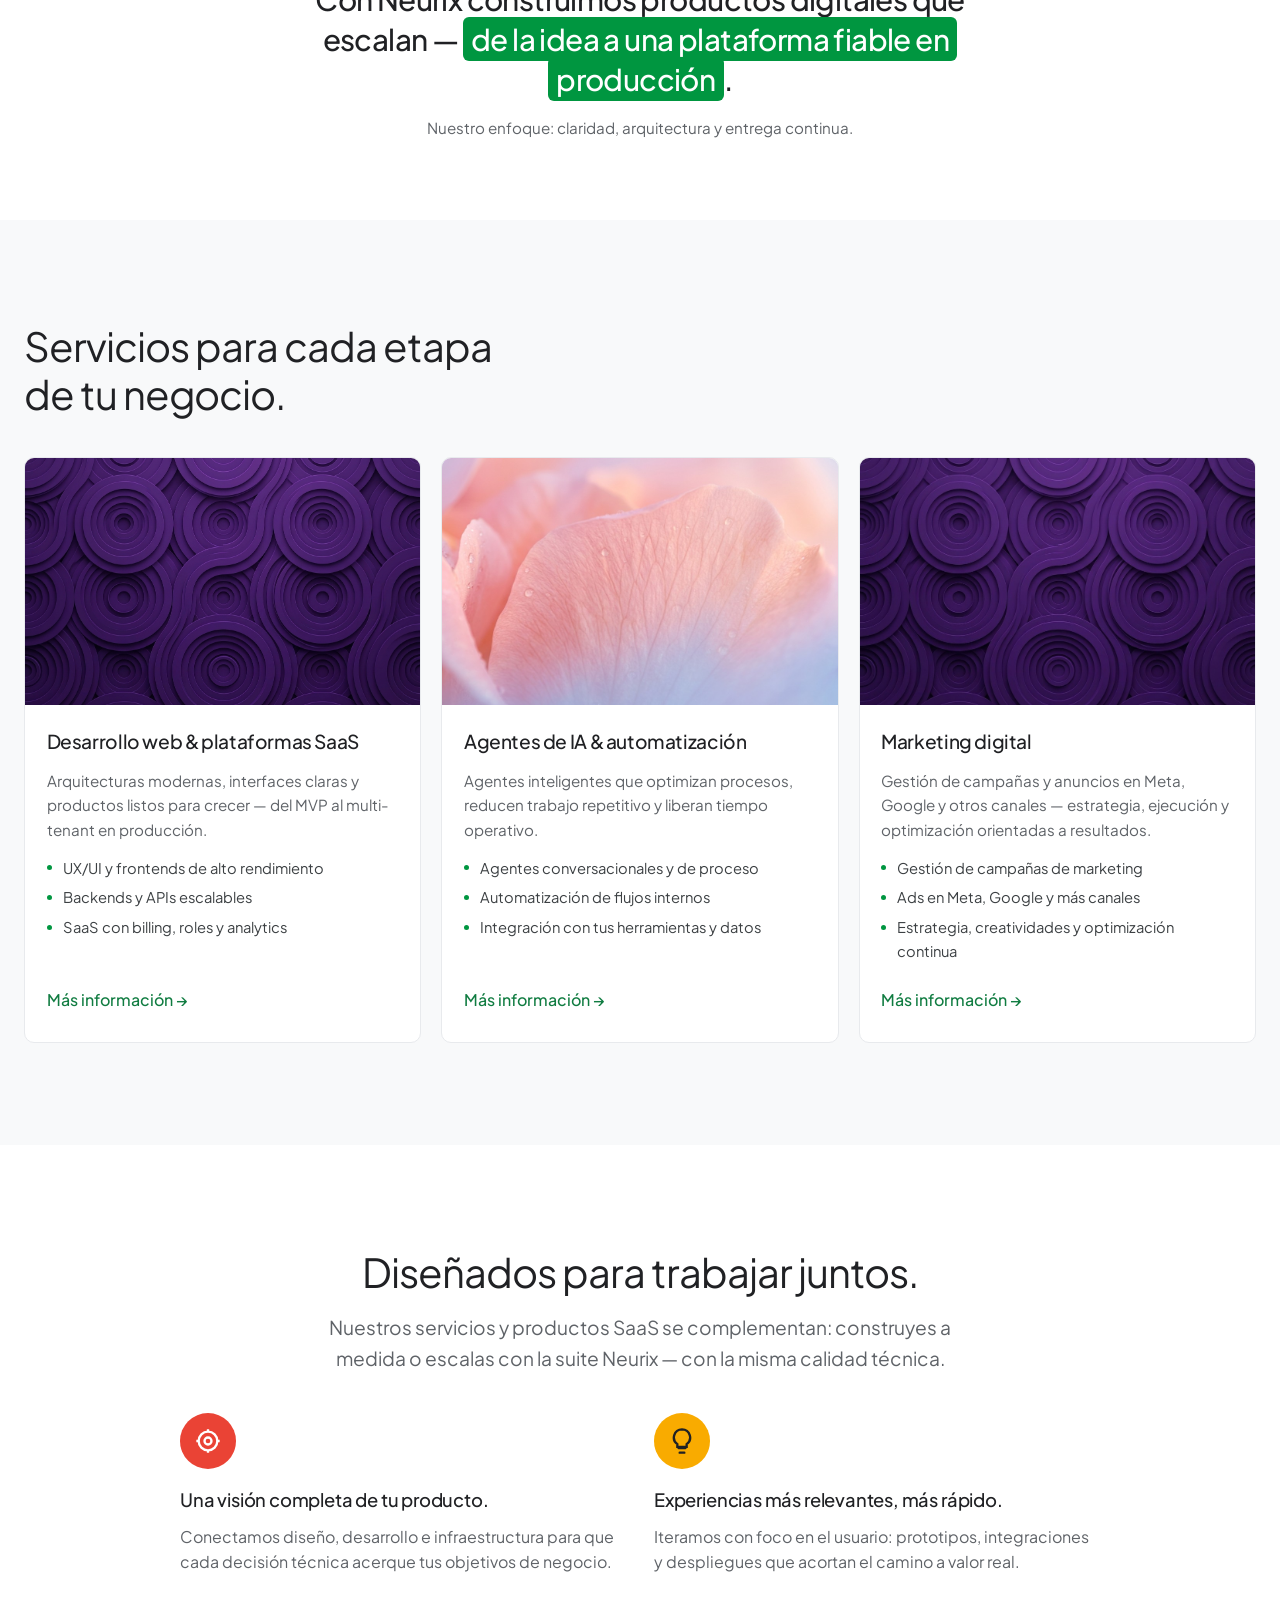
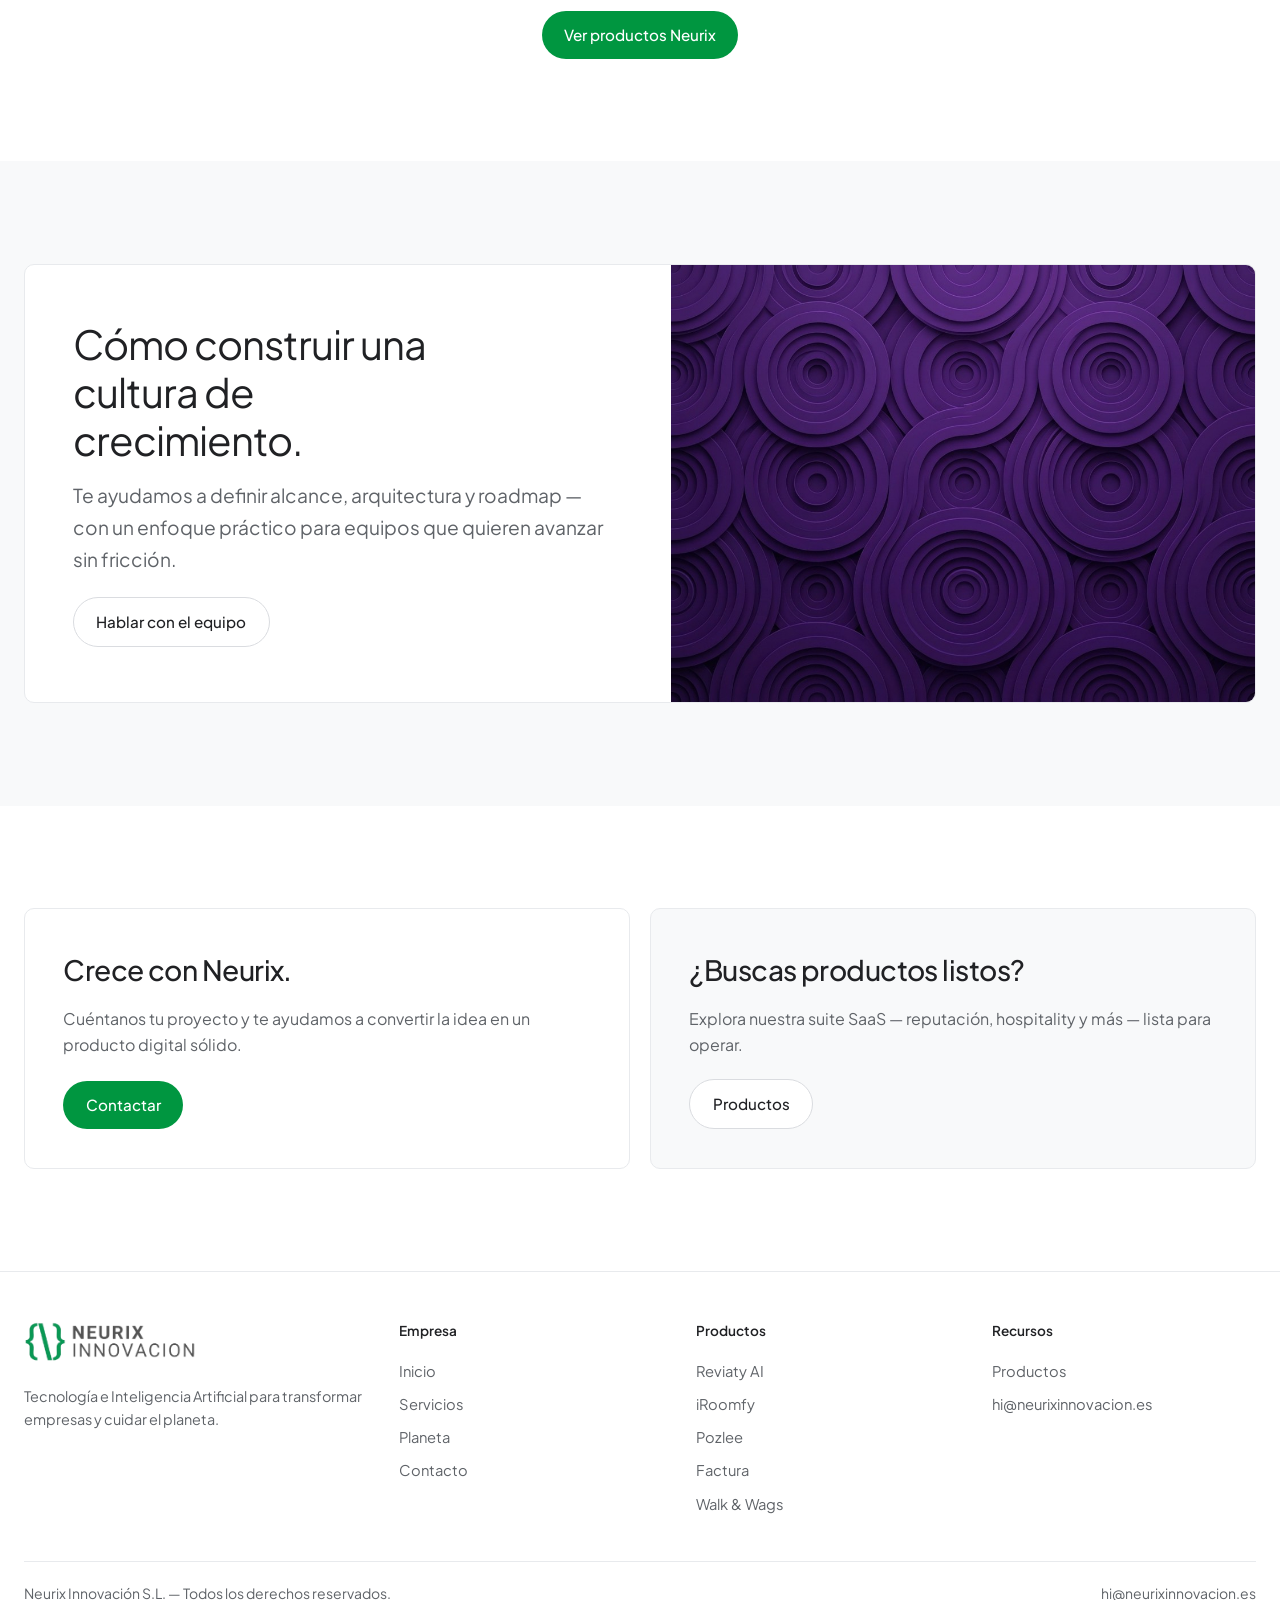
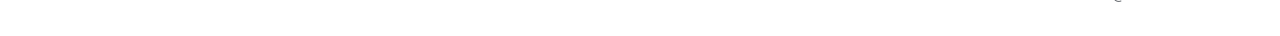
<file: servicios/index.html>
<!DOCTYPE html>
<html lang="es">
<head>
  <meta charset="UTF-8">
  <meta name="viewport" content="width=device-width, initial-scale=1.0">
  <meta name="description" content="Servicios Neurix: desarrollo web, agentes de IA, cloud y marketing digital.">
  <title>Servicios — Neurix Innovación</title>
  <link rel="preconnect" href="https://fonts.googleapis.com">
  <link rel="preconnect" href="https://fonts.gstatic.com" crossorigin>
  <link href="https://fonts.googleapis.com/css2?family=Plus+Jakarta+Sans:wght@400;500;600;700&display=swap" rel="stylesheet">
  <link rel="stylesheet" href="../css/styles.css?v=20261107">
  <link rel="icon" href="../images/logo.png" type="image/png">
</head>
<body data-page="services" data-depth="1">
  <a class="skip-link" href="#contenido">Saltar al contenido</a>
  <div id="site-header"></div>

  <main id="contenido">
    <header class="svc-hero">
      <div class="svc-hero-media">
        <img src="../images/services-hero.jpg" alt="" width="1600" height="900" decoding="async">
      </div>
      <div class="svc-hero-copy">
        <div class="container">
          <h1 class="display" data-i18n="s.title">Herramientas claras para tu negocio.</h1>
          <p class="lead" data-i18n="s.lead">Soluciones a medida para sacar el máximo de tu producto digital: web avanzada, agentes de IA, cloud y marketing digital.</p>
        </div>
      </div>
    </header>

    <section class="section" id="insights">
      <div class="container">
        <div class="svc-section-head">
          <h2 class="display-md" data-i18n="s.insightsTitle">Mejores soluciones para impulsar tu negocio.</h2>
        </div>

        <div class="svc-insights" data-svc-carousel>
          <article class="svc-insight">
            <span class="svc-icon svc-icon--grow" aria-hidden="true">
              <svg viewBox="0 0 24 24" width="28" height="28" fill="none" stroke="currentColor" stroke-width="2" stroke-linecap="round" stroke-linejoin="round"><path d="M3 17l6-6 4 4 7-7"/><path d="M14 8h6v6"/></svg>
            </span>
            <h3 data-i18n="s.i1t">Crece con soluciones para cada necesidad.</h3>
            <p data-i18n="s.i1d">Web, IA y cloud pensados para acompañar tu negocio desde el MVP hasta la operación en producción.</p>
          </article>
          <article class="svc-insight">
            <span class="svc-icon svc-icon--tools" aria-hidden="true">
              <svg viewBox="0 0 24 24" width="28" height="28" fill="none" stroke="currentColor" stroke-width="2" stroke-linecap="round" stroke-linejoin="round"><path d="M14.7 6.3a4 4 0 0 0-5.4 5.4L4 17l3 3 5.3-5.3a4 4 0 0 0 5.4-5.4L15 12l-3-3 2.7-2.7z"/></svg>
            </span>
            <h3 data-i18n="s.i2t">Fáciles de usar. Potentes por dentro.</h3>
            <p data-i18n="s.i2d">Interfaces claras y arquitectura sólida, para que tu equipo gaste menos tiempo en fricción y más en el cliente.</p>
          </article>
          <article class="svc-insight">
            <span class="svc-icon svc-icon--results" aria-hidden="true">
              <svg viewBox="0 0 24 24" width="28" height="28" fill="none" stroke="currentColor" stroke-width="2" stroke-linecap="round" stroke-linejoin="round"><path d="M9 11l3 3L22 4"/><path d="M21 12v7a2 2 0 0 1-2 2H5a2 2 0 0 1-2-2V5a2 2 0 0 1 2-2h11"/></svg>
            </span>
            <h3 data-i18n="s.i3t">Resultados grandes, con foco en valor.</h3>
            <p data-i18n="s.i3d">Alcance claro, entregas iterativas y decisiones técnicas orientadas a impacto — no a complejidad innecesaria.</p>
          </article>
        </div>
        <div class="svc-dots" data-svc-dots aria-hidden="true">
          <button type="button" class="is-active" data-svc-dot="0" aria-label="1"></button>
          <button type="button" data-svc-dot="1" aria-label="2"></button>
          <button type="button" data-svc-dot="2" aria-label="3"></button>
        </div>
      </div>
    </section>

    <section class="section svc-quote-section">
      <div class="container svc-quote">
        <span class="svc-icon svc-icon--quote" aria-hidden="true">
          <svg viewBox="0 0 24 24" width="28" height="28" fill="currentColor"><path d="M7.2 11.2C5.4 11.2 4 12.6 4 14.4S5.4 17.6 7.2 17.6 10.4 16.2 10.4 14.4c0-.3 0-.5-.1-.8.6-2.4 2.1-4.3 4.1-5.5l-1.2-1.8C10.2 7.7 8.2 9.3 7.2 11.2zm9.6 0c-1.8 0-3.2 1.4-3.2 3.2s1.4 3.2 3.2 3.2 3.2-1.4 3.2-3.2c0-.3 0-.5-.1-.8.6-2.4 2.1-4.3 4.1-5.5l-1.2-1.8c-3 1.4-5 3-6 4.9z"/></svg>
        </span>
        <blockquote>
          <p data-i18n-html="s.quote">Con Neurix construimos productos digitales que escalan — <mark>de la idea a una plataforma fiable en producción</mark>.</p>
        </blockquote>
        <p class="svc-quote-attr" data-i18n="s.quoteAttr">Nuestro enfoque: claridad, arquitectura y entrega continua.</p>
      </div>
    </section>

    <section class="section section--soft" id="soluciones">
      <div class="container">
        <div class="svc-section-head">
          <h2 class="display-md" data-i18n="s.solTitle">Servicios para cada etapa de tu negocio.</h2>
        </div>

        <div class="svc-solutions">
          <article class="svc-solution">
            <div class="svc-solution-media visual-photo" aria-hidden="true">
              <img src="../images/suite.jpeg" alt="">
            </div>
            <div class="svc-solution-body">
              <h3 data-i18n="s.w.title">Desarrollo web &amp; plataformas SaaS</h3>
              <p data-i18n="s.w.body">Arquitecturas modernas, interfaces claras y productos listos para crecer — del MVP al multi-tenant en producción.</p>
              <ul>
                <li data-i18n="s.w.1">UX/UI y frontends de alto rendimiento</li>
                <li data-i18n="s.w.2">Backends y APIs escalables</li>
                <li data-i18n="s.w.3">SaaS con billing, roles y analytics</li>
              </ul>
              <a class="btn-text" href="../contacto/index.html"><span data-i18n="common.learnMore">Más información</span> <span class="arrow">→</span></a>
            </div>
          </article>

          <article class="svc-solution">
            <div class="svc-solution-media visual-photo" aria-hidden="true">
              <img src="../images/explore-services.jpg" alt="">
            </div>
            <div class="svc-solution-body">
              <h3 data-i18n="s.a.title">Agentes de IA &amp; automatización</h3>
              <p data-i18n="s.a.body">Agentes inteligentes que optimizan procesos, reducen trabajo repetitivo y liberan tiempo operativo.</p>
              <ul>
                <li data-i18n="s.a.1">Agentes conversacionales y de proceso</li>
                <li data-i18n="s.a.2">Automatización de flujos internos</li>
                <li data-i18n="s.a.3">Integración con tus herramientas y datos</li>
              </ul>
              <a class="btn-text" href="../contacto/index.html"><span data-i18n="common.learnMore">Más información</span> <span class="arrow">→</span></a>
            </div>
          </article>

          <article class="svc-solution">
            <div class="svc-solution-media visual-photo" aria-hidden="true">
              <img src="../images/explore-suite.jpg" alt="">
            </div>
            <div class="svc-solution-body">
              <h3 data-i18n="s.m.title">Marketing digital</h3>
              <p data-i18n="s.m.body">Gestión de campañas y anuncios en Meta, Google y otros canales — estrategia, ejecución y optimización orientadas a resultados.</p>
              <ul>
                <li data-i18n="s.m.1">Gestión de campañas de marketing</li>
                <li data-i18n="s.m.2">Ads en Meta, Google y más canales</li>
                <li data-i18n="s.m.3">Estrategia, creatividades y optimización continua</li>
              </ul>
              <a class="btn-text" href="../contacto/index.html"><span data-i18n="common.learnMore">Más información</span> <span class="arrow">→</span></a>
            </div>
          </article>
        </div>
      </div>
    </section>

    <section class="section" id="juntos">
      <div class="container">
        <div class="svc-section-head svc-section-head--center">
          <h2 class="display-md" data-i18n="s.togetherTitle">Diseñados para trabajar juntos.</h2>
          <p class="lead" data-i18n="s.togetherLead">Nuestros servicios y productos SaaS se complementan: construyes a medida o escalas con la suite Neurix — con la misma calidad técnica.</p>
        </div>

        <div class="svc-together">
          <article class="svc-together-item">
            <span class="svc-icon svc-icon--target" aria-hidden="true">
              <svg viewBox="0 0 24 24" width="28" height="28" fill="none" stroke="currentColor" stroke-width="2"><circle cx="12" cy="12" r="8"/><circle cx="12" cy="12" r="3"/><path d="M12 2v2M12 20v2M2 12h2M20 12h2"/></svg>
            </span>
            <h3 data-i18n="s.t1t">Una visión completa de tu producto.</h3>
            <p data-i18n="s.t1d">Conectamos diseño, desarrollo e infraestructura para que cada decisión técnica acerque tus objetivos de negocio.</p>
          </article>
          <article class="svc-together-item">
            <span class="svc-icon svc-icon--bulb" aria-hidden="true">
              <svg viewBox="0 0 24 24" width="28" height="28" fill="none" stroke="currentColor" stroke-width="2" stroke-linecap="round"><path d="M9 18h6M10 22h4M12 2a7 7 0 0 0-4 12.7V17h8v-2.3A7 7 0 0 0 12 2z"/></svg>
            </span>
            <h3 data-i18n="s.t2t">Experiencias más relevantes, más rápido.</h3>
            <p data-i18n="s.t2d">Iteramos con foco en el usuario: prototipos, integraciones y despliegues que acortan el camino a valor real.</p>
          </article>
        </div>

        <div class="svc-together-actions">
          <a class="btn btn-primary" href="../productos/index.html" data-i18n="s.togetherCta">Ver productos Neurix</a>
        </div>
      </div>
    </section>

    <section class="section section--soft">
      <div class="container">
        <article class="svc-guide">
          <div class="svc-guide-copy">
            <h2 class="display-md" data-i18n="s.guideTitle">Cómo construir una cultura de crecimiento.</h2>
            <p class="lead" data-i18n="s.guideLead">Te ayudamos a definir alcance, arquitectura y roadmap — con un enfoque práctico para equipos que quieren avanzar sin fricción.</p>
            <a class="btn btn-outline" href="../contacto/index.html" data-i18n="s.guideCta">Hablar con el equipo</a>
          </div>
          <div class="svc-guide-media" aria-hidden="true">
            <img src="../images/explore-suite.jpg" alt="">
          </div>
        </article>
      </div>
    </section>

    <section class="section">
      <div class="container">
        <div class="svc-bottom-grid">
          <article class="svc-bottom-card">
            <h2 data-i18n="s.growTitle">Crece con Neurix.</h2>
            <p data-i18n="s.growBody">Cuéntanos tu proyecto y te ayudamos a convertir la idea en un producto digital sólido.</p>
            <a class="btn btn-primary" href="../contacto/index.html" data-i18n="common.contact">Contactar</a>
          </article>
          <article class="svc-bottom-card svc-bottom-card--soft">
            <h2 data-i18n="s.enterTitle">¿Buscas productos listos?</h2>
            <p data-i18n="s.enterBody">Explora nuestra suite SaaS — reputación, hospitality y más — lista para operar.</p>
            <a class="btn btn-outline" href="../productos/index.html" data-i18n="nav.products">Productos</a>
          </article>
        </div>
      </div>
    </section>
  </main>

  <div id="site-footer"></div>
  <script>
    window.NEURIX_I18N = {
      es: {
        "s.title": "Herramientas claras para tu negocio.",
        "s.lead": "Soluciones a medida para sacar el máximo de tu producto digital: web avanzada, agentes de IA, cloud y marketing digital.",
        "s.insightsTitle": "Mejores soluciones para impulsar tu negocio.",
        "s.i1t": "Crece con soluciones para cada necesidad.",
        "s.i1d": "Web, IA, cloud y marketing pensados para acompañar tu negocio desde el MVP hasta la operación en producción.",
        "s.i2t": "Fáciles de usar. Potentes por dentro.",
        "s.i2d": "Interfaces claras y arquitectura sólida, para que tu equipo gaste menos tiempo en fricción y más en el cliente.",
        "s.i3t": "Resultados grandes, con foco en valor.",
        "s.i3d": "Alcance claro, entregas iterativas y decisiones técnicas orientadas a impacto — no a complejidad innecesaria.",
        "s.quote": "Con Neurix construimos productos digitales que escalan — <mark>de la idea a una plataforma fiable en producción</mark>.",
        "s.quoteAttr": "Nuestro enfoque: claridad, arquitectura y entrega continua.",
        "s.solTitle": "Servicios para cada etapa de tu negocio.",
        "s.w.title": "Desarrollo web & plataformas SaaS",
        "s.w.body": "Arquitecturas modernas, interfaces claras y productos listos para crecer — del MVP al multi-tenant en producción.",
        "s.w.1": "UX/UI y frontends de alto rendimiento",
        "s.w.2": "Backends y APIs escalables",
        "s.w.3": "SaaS con billing, roles y analytics",
        "s.a.title": "Agentes de IA & automatización",
        "s.a.body": "Agentes inteligentes que optimizan procesos, reducen trabajo repetitivo y liberan tiempo operativo.",
        "s.a.1": "Agentes conversacionales y de proceso",
        "s.a.2": "Automatización de flujos internos",
        "s.a.3": "Integración con tus herramientas y datos",
        "s.m.title": "Marketing digital",
        "s.m.body": "Gestión de campañas y anuncios en Meta, Google y otros canales — estrategia, ejecución y optimización orientadas a resultados.",
        "s.m.1": "Gestión de campañas de marketing",
        "s.m.2": "Ads en Meta, Google y más canales",
        "s.m.3": "Estrategia, creatividades y optimización continua",
        "s.togetherTitle": "Diseñados para trabajar juntos.",
        "s.togetherLead": "Nuestros servicios y productos SaaS se complementan: construyes a medida o escalas con la suite Neurix — con la misma calidad técnica.",
        "s.t1t": "Una visión completa de tu producto.",
        "s.t1d": "Conectamos diseño, desarrollo e infraestructura para que cada decisión técnica acerque tus objetivos de negocio.",
        "s.t2t": "Experiencias más relevantes, más rápido.",
        "s.t2d": "Iteramos con foco en el usuario: prototipos, integraciones y despliegues que acortan el camino a valor real.",
        "s.togetherCta": "Ver productos Neurix",
        "s.guideTitle": "Cómo construir una cultura de crecimiento.",
        "s.guideLead": "Te ayudamos a definir alcance, arquitectura y roadmap — con un enfoque práctico para equipos que quieren avanzar sin fricción.",
        "s.guideCta": "Hablar con el equipo",
        "s.growTitle": "Crece con Neurix.",
        "s.growBody": "Cuéntanos tu proyecto y te ayudamos a convertir la idea en un producto digital sólido.",
        "s.enterTitle": "¿Buscas productos listos?",
        "s.enterBody": "Explora nuestra suite SaaS — reputación, hospitality y más — lista para operar."
      },
      en: {
        "s.title": "Easy-to-use tools for your business.",
        "s.lead": "Tailored solutions to get the most from your digital product: advanced web, AI agents, cloud and digital marketing.",
        "s.insightsTitle": "Get better solutions to drive your business.",
        "s.i1t": "Grow with solutions for all of your needs.",
        "s.i1d": "Web, AI, cloud and marketing built to support your business from MVP to production operations.",
        "s.i2t": "Easy-to-use tools.",
        "s.i2d": "Clear interfaces and solid architecture, so your team spends less time on friction and more on customers.",
        "s.i3t": "Big results, focused on value.",
        "s.i3d": "Clear scope, iterative delivery and technical decisions aimed at impact — not unnecessary complexity.",
        "s.quote": "With Neurix we build digital products that scale — <mark>from idea to a reliable platform in production</mark>.",
        "s.quoteAttr": "Our approach: clarity, architecture and continuous delivery.",
        "s.solTitle": "Services for every stage of your business.",
        "s.w.title": "Web development & SaaS platforms",
        "s.w.body": "Modern architectures, clear interfaces and products ready to grow — from MVP to multi-tenant in production.",
        "s.w.1": "UX/UI and high-performance frontends",
        "s.w.2": "Scalable backends and APIs",
        "s.w.3": "SaaS with billing, roles and analytics",
        "s.a.title": "AI agents & automation",
        "s.a.body": "Intelligent agents that optimize processes, cut repetitive work and free operational time.",
        "s.a.1": "Conversational and process agents",
        "s.a.2": "Internal workflow automation",
        "s.a.3": "Integration with your tools and data",
        "s.m.title": "Digital marketing",
        "s.m.body": "Campaign management and ads on Meta, Google and other channels — strategy, execution and optimization focused on results.",
        "s.m.1": "Marketing campaign management",
        "s.m.2": "Ads on Meta, Google and more channels",
        "s.m.3": "Strategy, creatives and continuous optimization",
        "s.togetherTitle": "Designed to work together.",
        "s.togetherLead": "Our services and SaaS products complement each other: build custom or scale with the Neurix suite — with the same technical quality.",
        "s.t1t": "A complete picture of your product.",
        "s.t1d": "We connect design, development and infrastructure so every technical decision moves your business goals forward.",
        "s.t2t": "More relevant experiences, faster.",
        "s.t2d": "We iterate with a user focus: prototypes, integrations and deployments that shorten the path to real value.",
        "s.togetherCta": "See Neurix products",
        "s.guideTitle": "How to build a culture of growth.",
        "s.guideLead": "We help define scope, architecture and roadmap — with a practical approach for teams that want to move without friction.",
        "s.guideCta": "Talk to the team",
        "s.growTitle": "Grow with Neurix.",
        "s.growBody": "Tell us about your project and we’ll help turn the idea into a solid digital product.",
        "s.enterTitle": "Looking for ready-made products?",
        "s.enterBody": "Explore our SaaS suite — reputation, hospitality and more — ready to run."
      }
    };

    document.addEventListener("DOMContentLoaded", () => {
      const track = document.querySelector("[data-svc-carousel]");
      const dots = document.querySelectorAll("[data-svc-dot]");
      if (!track || !dots.length) return;

      const items = [...track.children];
      const activate = (index) => {
        dots.forEach((dot, i) => dot.classList.toggle("is-active", i === index));
      };

      dots.forEach((dot) => {
        dot.addEventListener("click", () => {
          const index = Number(dot.dataset.svcDot);
          const target = items[index];
          if (!target) return;
          target.scrollIntoView({ behavior: "smooth", inline: "start", block: "nearest" });
          activate(index);
        });
      });

      const observer = new IntersectionObserver(
        (entries) => {
          entries.forEach((entry) => {
            if (!entry.isIntersecting) return;
            const index = items.indexOf(entry.target);
            if (index >= 0) activate(index);
          });
        },
        { root: track, threshold: 0.6 }
      );
      items.forEach((item) => observer.observe(item));
    });
  </script>
  <script src="../js/main.js"></script>
</body>
</html>
</file>
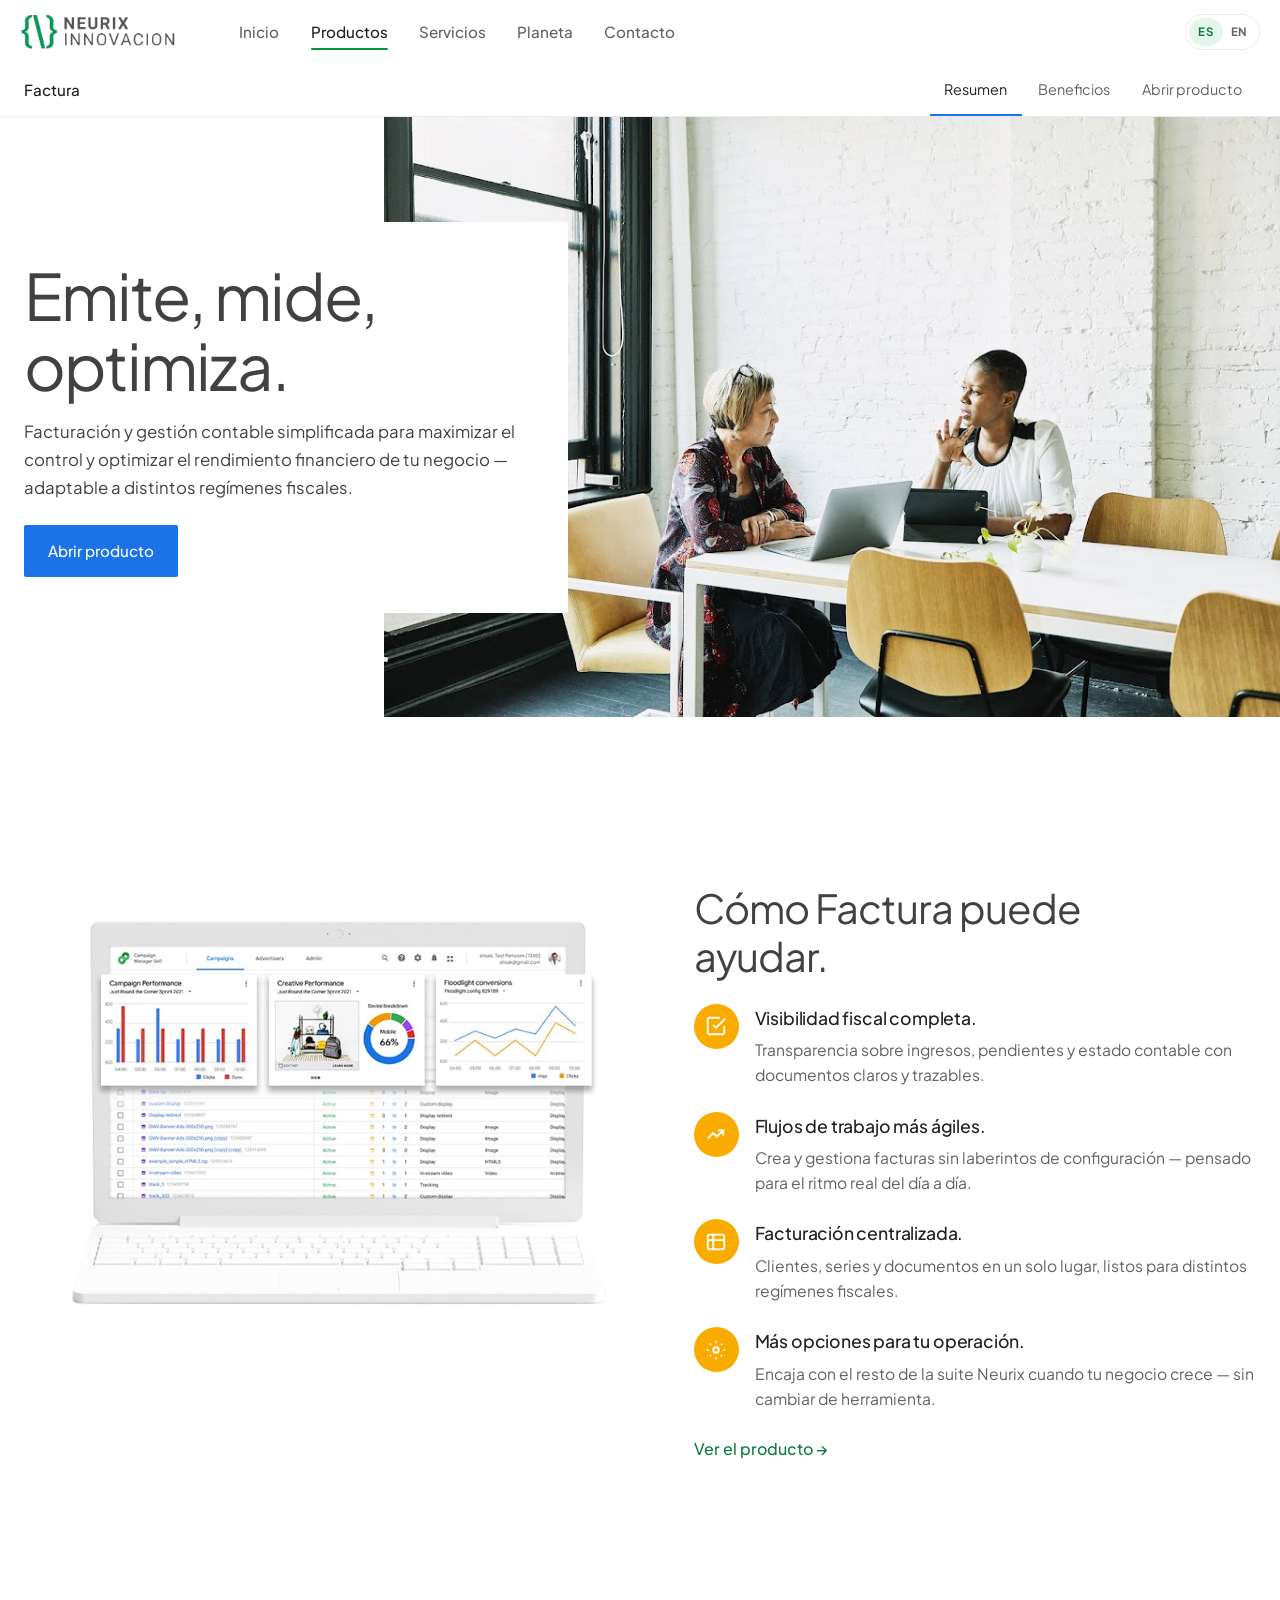
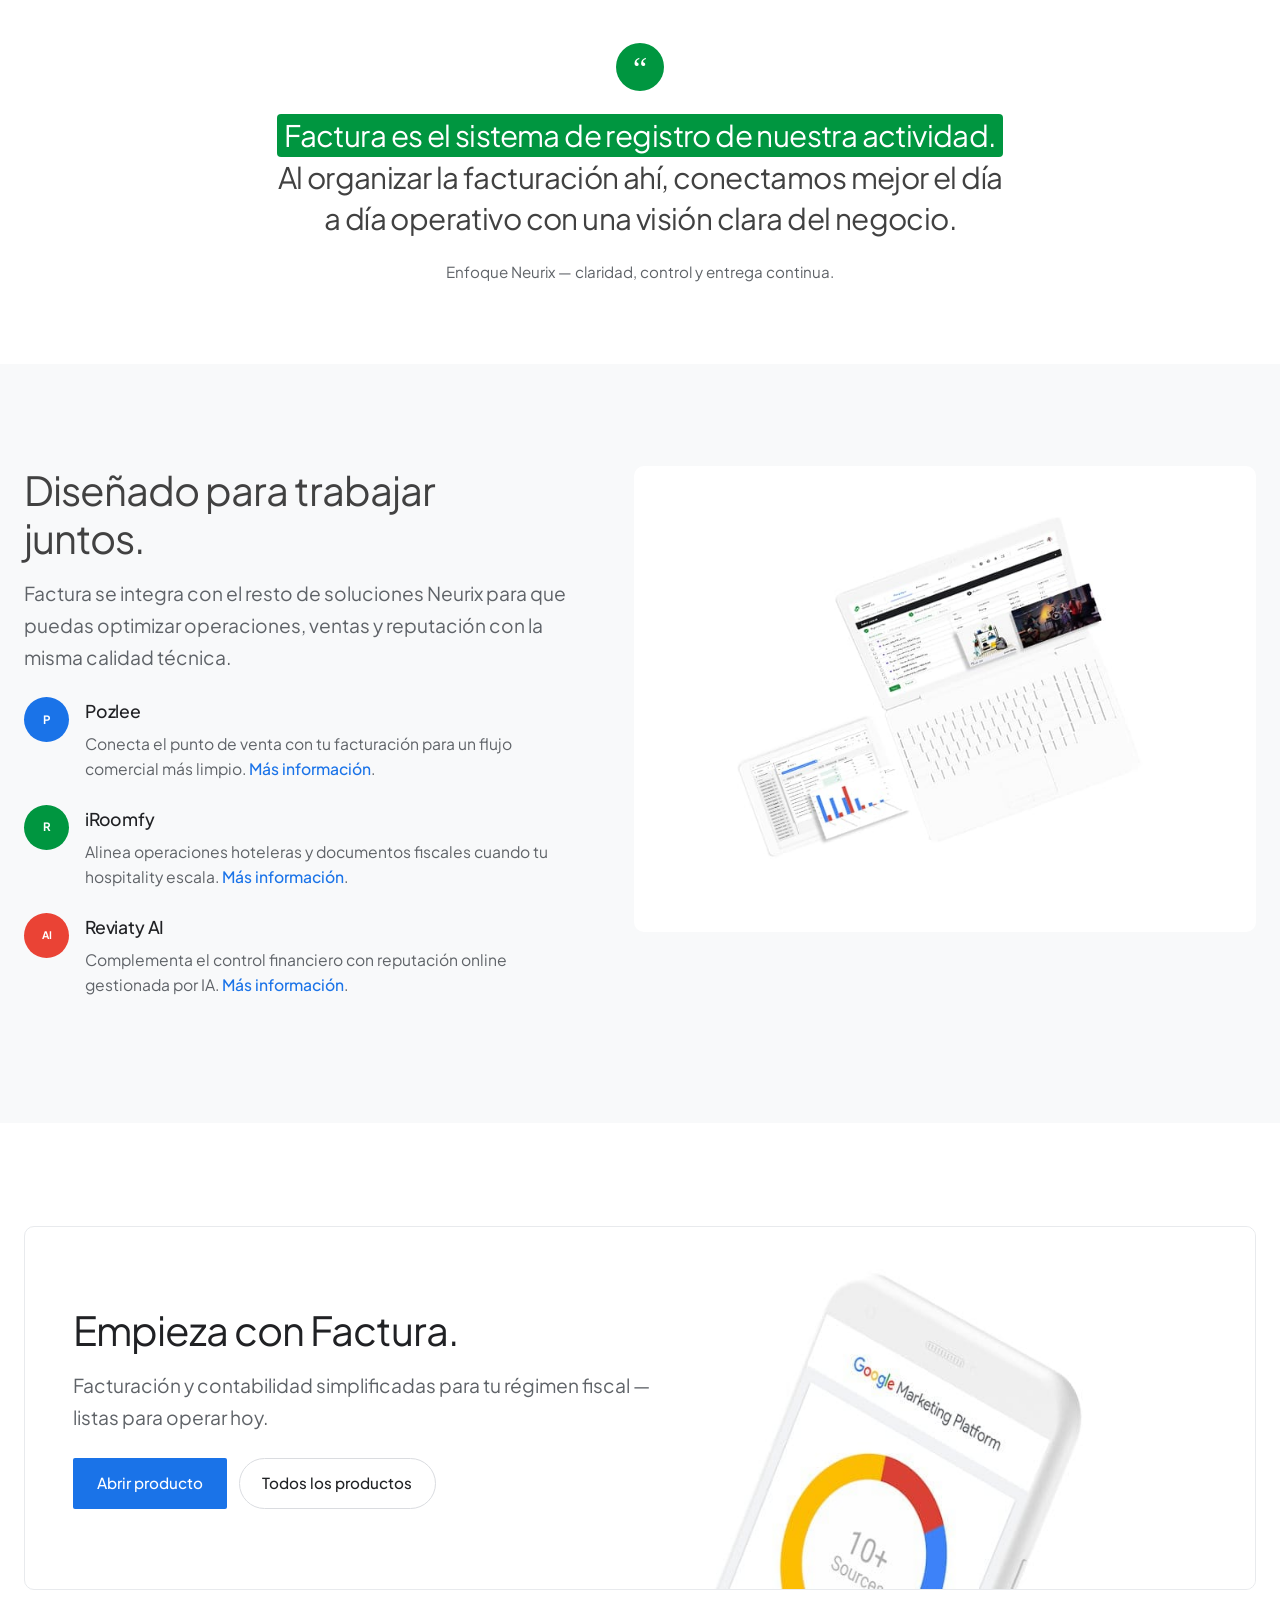
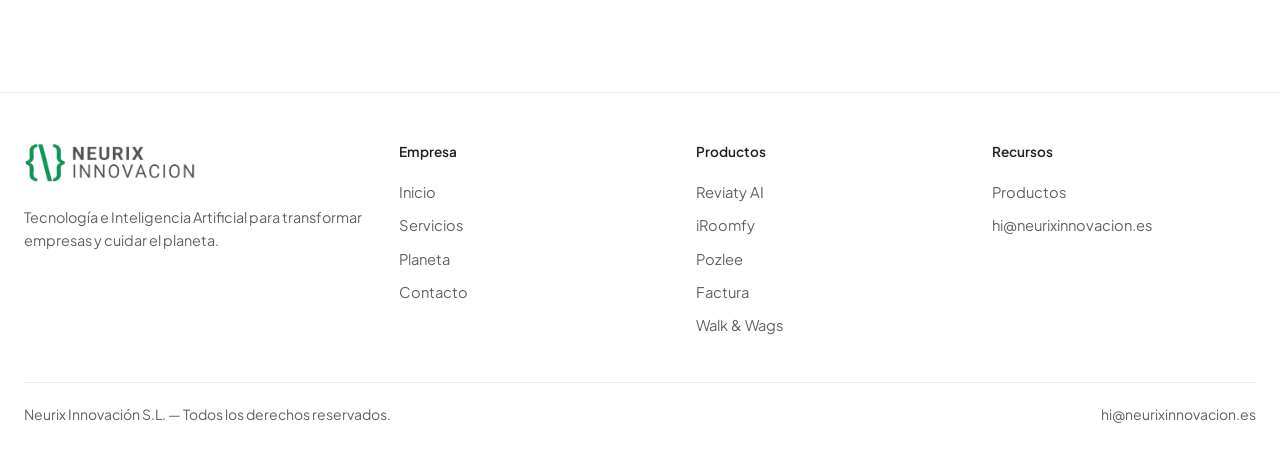
<file: productos/factura.html>
<!DOCTYPE html>
<html lang="es">
<head>
  <meta charset="UTF-8">
  <meta name="viewport" content="width=device-width, initial-scale=1.0">
  <meta name="description" content="Factura — sistema de facturación y gestión contable simplificada por Neurix.">
  <title>Factura — Neurix Innovación</title>
  <link rel="preconnect" href="https://fonts.googleapis.com">
  <link rel="preconnect" href="https://fonts.gstatic.com" crossorigin>
  <link href="https://fonts.googleapis.com/css2?family=Plus+Jakarta+Sans:wght@400;500;600;700&display=swap" rel="stylesheet">
  <link rel="stylesheet" href="../css/styles.css?v=20261107">
  <link rel="icon" href="../images/logo.png" type="image/png">
</head>
<body data-page="products" data-depth="1" class="page-gprod">
  <a class="skip-link" href="#contenido">Saltar al contenido</a>
  <div id="site-header"></div>

  <div class="gprod-subnav">
    <div class="container gprod-subnav-inner">
      <a class="gprod-subnav-brand" href="factura.html">Factura</a>
      <nav class="gprod-subnav-links" aria-label="Factura">
        <a href="#overview" class="is-active" data-i18n="p.navOverview">Resumen</a>
        <a href="#beneficios" data-i18n="p.navBenefits">Beneficios</a>
        <a href="https://factura.neurixinnovacion.es" target="_blank" rel="noopener noreferrer" data-i18n="common.visit">Abrir producto</a>
      </nav>
    </div>
  </div>

  <main id="contenido">
    <section class="gprod-hero" id="overview">
      <div class="gprod-hero-frame">
        <div class="gprod-hero-media" aria-hidden="true">
          <picture>
            <source media="(max-width: 640px)" srcset="../images/factura/hero-mobile.jpg">
            <img src="../images/factura/hero.jpg" alt="">
          </picture>
        </div>
        <div class="gprod-hero-content">
          <div class="container">
            <div class="gprod-hero-textbox">
              <h1 class="display" data-i18n="p.title">Emite, mide, optimiza.</h1>
              <p class="lead" data-i18n="p.lead">Facturación y gestión contable simplificada para maximizar el control y optimizar el rendimiento financiero de tu negocio — adaptable a distintos regímenes fiscales.</p>
              <a class="btn btn-gprod" href="https://factura.neurixinnovacion.es" target="_blank" rel="noopener noreferrer" data-i18n="common.visit">Abrir producto</a>
            </div>
          </div>
        </div>
      </div>
    </section>

    <section class="section" id="beneficios">
      <div class="container">
        <div class="gprod-highlights">
          <div class="gprod-highlights-media" aria-hidden="true">
            <img src="../images/factura/highlights.jpg" alt="">
          </div>
          <div class="gprod-highlights-copy">
            <h2 class="display-md" data-i18n="p.helpTitle">Cómo Factura puede ayudar.</h2>
            <ul class="gprod-benefit-list">
              <li>
                <span class="gprod-icon gprod-icon--yellow" aria-hidden="true">
                  <svg viewBox="0 0 24 24" width="22" height="22" fill="none" stroke="#fff" stroke-width="2"><path d="M9 11l3 3L22 4"/><path d="M21 12v7a2 2 0 0 1-2 2H5a2 2 0 0 1-2-2V5a2 2 0 0 1 2-2h11"/></svg>
                </span>
                <div>
                  <h3 data-i18n="p.b1t">Visibilidad fiscal completa.</h3>
                  <p data-i18n="p.b1d">Transparencia sobre ingresos, pendientes y estado contable con documentos claros y trazables.</p>
                </div>
              </li>
              <li>
                <span class="gprod-icon gprod-icon--yellow" aria-hidden="true">
                  <svg viewBox="0 0 24 24" width="22" height="22" fill="none" stroke="#fff" stroke-width="2"><path d="M3 17l6-6 4 4 7-7"/><path d="M14 8h6v6"/></svg>
                </span>
                <div>
                  <h3 data-i18n="p.b2t">Flujos de trabajo más ágiles.</h3>
                  <p data-i18n="p.b2d">Crea y gestiona facturas sin laberintos de configuración — pensado para el ritmo real del día a día.</p>
                </div>
              </li>
              <li>
                <span class="gprod-icon gprod-icon--yellow" aria-hidden="true">
                  <svg viewBox="0 0 24 24" width="22" height="22" fill="none" stroke="#fff" stroke-width="2"><rect x="3" y="4" width="18" height="16" rx="2"/><path d="M3 10h18M9 4v16"/></svg>
                </span>
                <div>
                  <h3 data-i18n="p.b3t">Facturación centralizada.</h3>
                  <p data-i18n="p.b3d">Clientes, series y documentos en un solo lugar, listos para distintos regímenes fiscales.</p>
                </div>
              </li>
              <li>
                <span class="gprod-icon gprod-icon--yellow" aria-hidden="true">
                  <svg viewBox="0 0 24 24" width="22" height="22" fill="none" stroke="#fff" stroke-width="2"><circle cx="12" cy="12" r="3"/><path d="M12 2v2M12 20v2M2 12h2M20 12h2M5 5l1.5 1.5M17.5 17.5L19 19M19 5l-1.5 1.5M5 19l1.5-1.5"/></svg>
                </span>
                <div>
                  <h3 data-i18n="p.b4t">Más opciones para tu operación.</h3>
                  <p data-i18n="p.b4d">Encaja con el resto de la suite Neurix cuando tu negocio crece — sin cambiar de herramienta.</p>
                </div>
              </li>
            </ul>
            <a class="btn-text" href="https://factura.neurixinnovacion.es" target="_blank" rel="noopener noreferrer"><span data-i18n="p.seeBenefits">Ver el producto</span> <span class="arrow">→</span></a>
          </div>
        </div>
      </div>
    </section>

    <section class="section gprod-quote-section">
      <div class="container gprod-quote">
        <span class="gprod-quote-mark" aria-hidden="true"></span>
        <blockquote data-i18n-html="p.quote">
          <mark>Factura es el sistema de registro de nuestra actividad.</mark> Al organizar la facturación ahí, conectamos mejor el día a día operativo con una visión clara del negocio.
        </blockquote>
        <p class="gprod-quote-attr" data-i18n="p.quoteAttr">Enfoque Neurix — claridad, control y entrega continua.</p>
      </div>
    </section>

    <section class="section section--soft" id="juntos">
      <div class="container">
        <div class="gprod-highlights gprod-highlights--reverse">
          <div class="gprod-highlights-media" aria-hidden="true">
            <img src="../images/factura/together.jpg" alt="">
          </div>
          <div class="gprod-highlights-copy">
            <h2 class="display-md" data-i18n="p.togetherTitle">Diseñado para trabajar juntos.</h2>
            <p class="lead" data-i18n="p.togetherLead">Factura se integra con el resto de soluciones Neurix para que puedas optimizar operaciones, ventas y reputación con la misma calidad técnica.</p>
            <ul class="gprod-benefit-list">
              <li>
                <span class="gprod-icon gprod-icon--blue" aria-hidden="true">P</span>
                <div>
                  <h3>Pozlee</h3>
                  <p data-i18n-html="p.int1">Conecta el punto de venta con tu facturación para un flujo comercial más limpio. <a href="https://pozlee.neurixinnovacion.es/" target="_blank" rel="noopener noreferrer">Más información</a>.</p>
                </div>
              </li>
              <li>
                <span class="gprod-icon gprod-icon--green" aria-hidden="true">R</span>
                <div>
                  <h3>iRoomfy</h3>
                  <p data-i18n-html="p.int2">Alinea operaciones hoteleras y documentos fiscales cuando tu hospitality escala. <a href="https://iroomfy.neurixinnovacion.es/" target="_blank" rel="noopener noreferrer">Más información</a>.</p>
                </div>
              </li>
              <li>
                <span class="gprod-icon gprod-icon--red" aria-hidden="true">AI</span>
                <div>
                  <h3>Reviaty AI</h3>
                  <p data-i18n-html="p.int3">Complementa el control financiero con reputación online gestionada por IA. <a href="https://reviaty.neurixinnovacion.es/" target="_blank" rel="noopener noreferrer">Más información</a>.</p>
                </div>
              </li>
            </ul>
          </div>
        </div>
      </div>
    </section>

    <section class="section">
      <div class="container">
        <article class="gprod-newsletter">
          <div class="gprod-newsletter-copy">
            <h2 class="display-md" data-i18n="p.ctaTitle">Empieza con Factura.</h2>
            <p class="lead" data-i18n="p.ctaBody">Facturación y contabilidad simplificadas para tu régimen fiscal — listas para operar hoy.</p>
            <div class="gprod-newsletter-actions">
              <a class="btn btn-gprod" href="https://factura.neurixinnovacion.es" target="_blank" rel="noopener noreferrer" data-i18n="common.visit">Abrir producto</a>
              <a class="btn btn-outline" href="index.html" data-i18n="common.backProducts">Todos los productos</a>
            </div>
          </div>
          <div class="gprod-newsletter-media" aria-hidden="true">
            <img src="../images/factura/newsletter.jpg" alt="">
          </div>
        </article>
      </div>
    </section>
  </main>

  <div id="site-footer"></div>
  <script>
    window.NEURIX_I18N = {
      es: {
        "p.navOverview": "Resumen",
        "p.navBenefits": "Beneficios",
        "p.title": "Emite, mide, optimiza.",
        "p.lead": "Facturación y gestión contable simplificada para maximizar el control y optimizar el rendimiento financiero de tu negocio — adaptable a distintos regímenes fiscales.",
        "p.helpTitle": "Cómo Factura puede ayudar.",
        "p.b1t": "Visibilidad fiscal completa.",
        "p.b1d": "Transparencia sobre ingresos, pendientes y estado contable con documentos claros y trazables.",
        "p.b2t": "Flujos de trabajo más ágiles.",
        "p.b2d": "Crea y gestiona facturas sin laberintos de configuración — pensado para el ritmo real del día a día.",
        "p.b3t": "Facturación centralizada.",
        "p.b3d": "Clientes, series y documentos en un solo lugar, listos para distintos regímenes fiscales.",
        "p.b4t": "Más opciones para tu operación.",
        "p.b4d": "Encaja con el resto de la suite Neurix cuando tu negocio crece — sin cambiar de herramienta.",
        "p.seeBenefits": "Ver el producto",
        "p.quote": "<mark>Factura es el sistema de registro de nuestra actividad.</mark> Al organizar la facturación ahí, conectamos mejor el día a día operativo con una visión clara del negocio.",
        "p.quoteAttr": "Enfoque Neurix — claridad, control y entrega continua.",
        "p.togetherTitle": "Diseñado para trabajar juntos.",
        "p.togetherLead": "Factura se integra con el resto de soluciones Neurix para que puedas optimizar operaciones, ventas y reputación con la misma calidad técnica.",
        "p.int1": "Conecta el punto de venta con tu facturación para un flujo comercial más limpio. <a href=\"https://pozlee.neurixinnovacion.es/\" target=\"_blank\" rel=\"noopener noreferrer\">Más información</a>.",
        "p.int2": "Alinea operaciones hoteleras y documentos fiscales cuando tu hospitality escala. <a href=\"https://iroomfy.neurixinnovacion.es/\" target=\"_blank\" rel=\"noopener noreferrer\">Más información</a>.",
        "p.int3": "Complementa el control financiero con reputación online gestionada por IA. <a href=\"https://reviaty.neurixinnovacion.es/\" target=\"_blank\" rel=\"noopener noreferrer\">Más información</a>.",
        "p.ctaTitle": "Empieza con Factura.",
        "p.ctaBody": "Facturación y contabilidad simplificadas para tu régimen fiscal — listas para operar hoy."
      },
      en: {
        "p.navOverview": "Overview",
        "p.navBenefits": "Benefits",
        "p.title": "Manage, measure, optimize.",
        "p.lead": "Simplified invoicing and accounting to maximize control and optimize your business financial performance — adaptable to different fiscal regimes.",
        "p.helpTitle": "How Factura can help.",
        "p.b1t": "Complete fiscal visibility.",
        "p.b1d": "Transparency into revenue, pending items and accounting status with clear, traceable documents.",
        "p.b2t": "Streamline your workflow.",
        "p.b2d": "Create and manage invoices without configuration labyrinths — built for the real pace of every day.",
        "p.b3t": "Centralized invoicing.",
        "p.b3d": "Clients, series and documents in one place, ready for different fiscal regimes.",
        "p.b4t": "More choices for your operation.",
        "p.b4d": "Fits the rest of the Neurix suite as your business grows — without switching tools.",
        "p.seeBenefits": "See the product",
        "p.quote": "<mark>Factura is the system of record for our activity.</mark> By organizing invoicing there, we better connect day-to-day operations with a clear view of the business.",
        "p.quoteAttr": "Neurix approach — clarity, control and continuous delivery.",
        "p.togetherTitle": "Designed to work together.",
        "p.togetherLead": "Factura integrates with the rest of Neurix solutions so you can optimize operations, sales and reputation with the same technical quality.",
        "p.int1": "Connect point of sale with invoicing for a cleaner commercial flow. <a href=\"https://pozlee.neurixinnovacion.es/\" target=\"_blank\" rel=\"noopener noreferrer\">Learn more</a>.",
        "p.int2": "Align hotel operations and fiscal documents as hospitality scales. <a href=\"https://iroomfy.neurixinnovacion.es/\" target=\"_blank\" rel=\"noopener noreferrer\">Learn more</a>.",
        "p.int3": "Complement financial control with online reputation managed by AI. <a href=\"https://reviaty.neurixinnovacion.es/\" target=\"_blank\" rel=\"noopener noreferrer\">Learn more</a>.",
        "p.ctaTitle": "Start with Factura.",
        "p.ctaBody": "Simplified invoicing and accounting for your fiscal regime — ready to run today."
      }
    };
  </script>
  <script src="../js/main.js"></script>
</body>
</html>
</file>
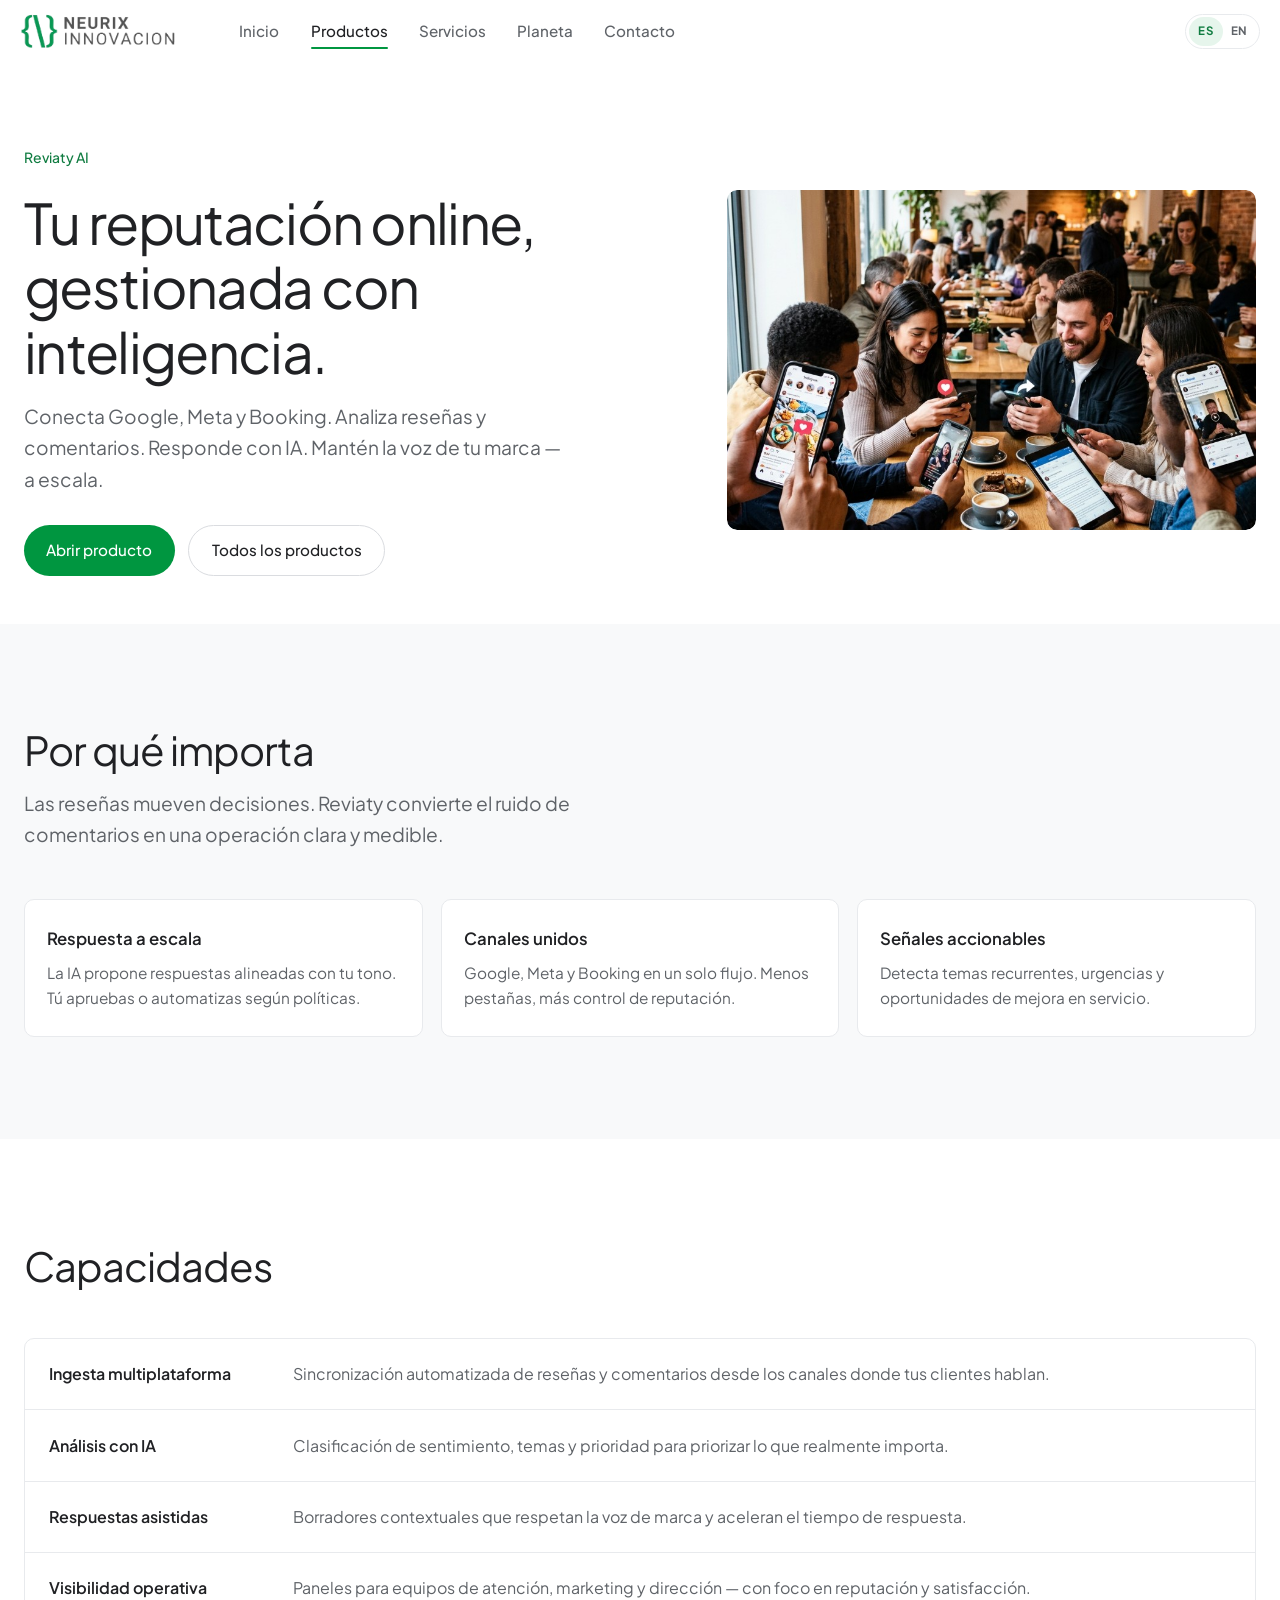
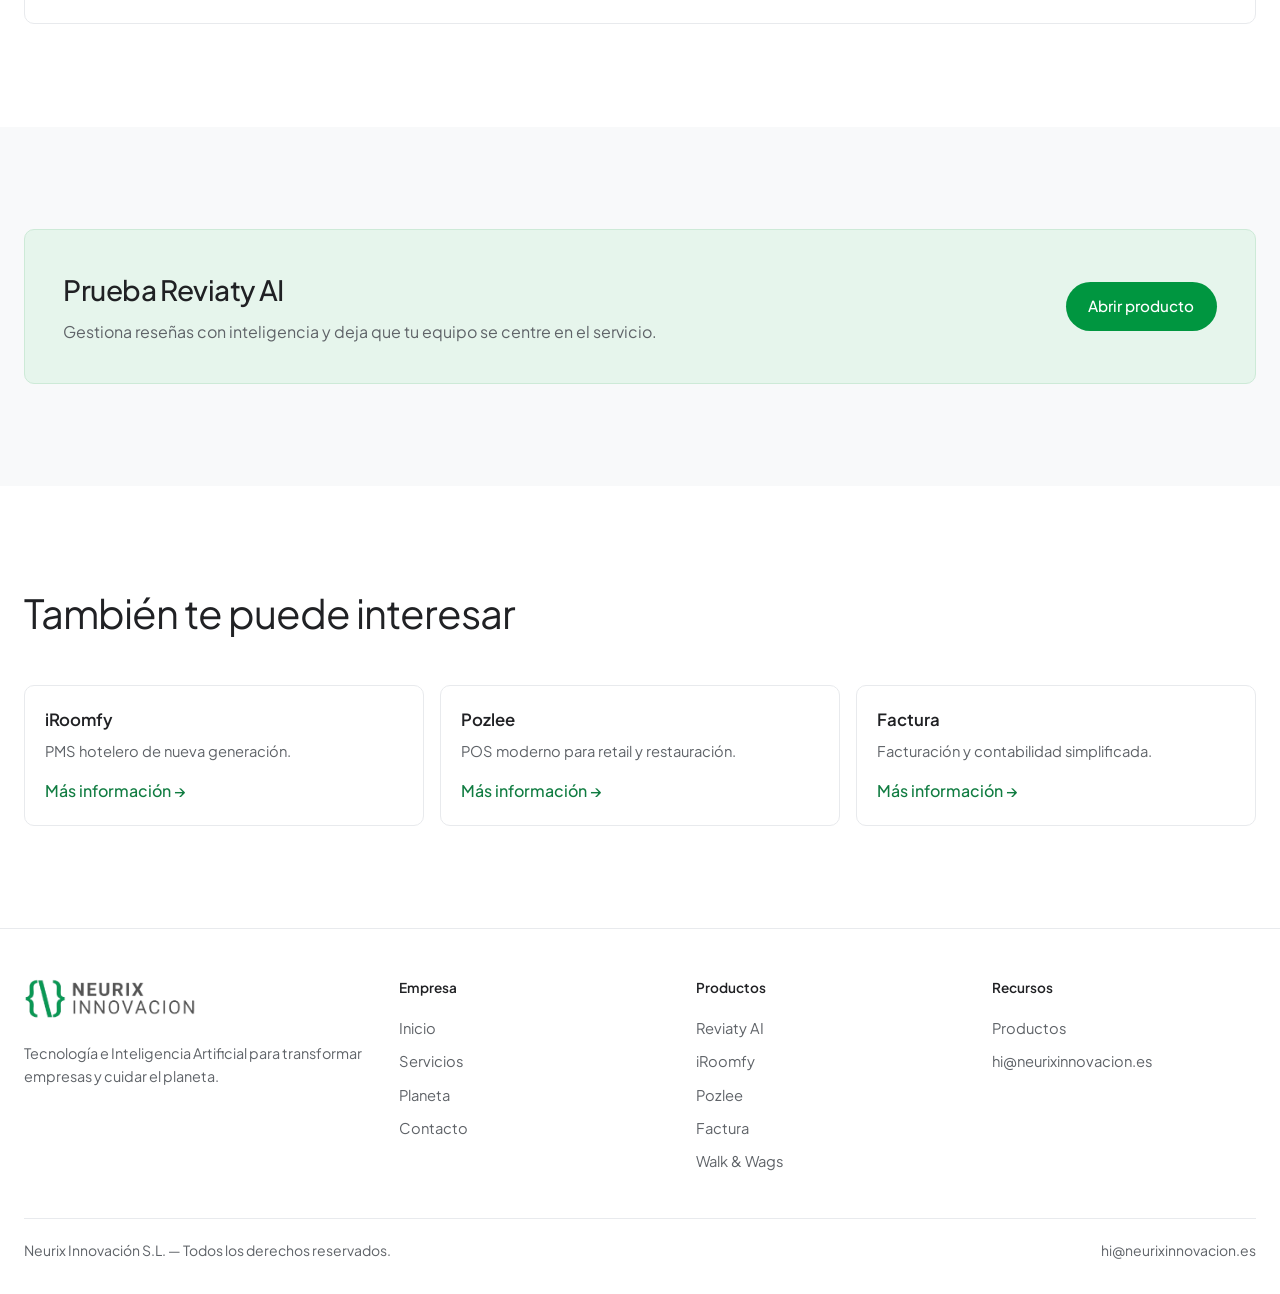
<file: productos/reviaty.html>
<!DOCTYPE html>
<html lang="es">
<head>
  <meta charset="UTF-8">
  <meta name="viewport" content="width=device-width, initial-scale=1.0">
  <meta name="description" content="Reviaty AI — gestor inteligente de reputación online con IA. Google, Meta y Booking.">
  <title>Reviaty AI — Neurix Innovación</title>
  <link rel="preconnect" href="https://fonts.googleapis.com">
  <link rel="preconnect" href="https://fonts.gstatic.com" crossorigin>
  <link href="https://fonts.googleapis.com/css2?family=Plus+Jakarta+Sans:wght@400;500;600;700&display=swap" rel="stylesheet">
  <link rel="stylesheet" href="../css/styles.css?v=20261107">
  <link rel="icon" href="../images/logo.png" type="image/png">
</head>
<body data-page="products" data-depth="1">
  <a class="skip-link" href="#contenido">Saltar al contenido</a>
  <div id="site-header"></div>

  <main id="contenido">
    <section class="product-hero">
      <div class="container product-hero-grid">
        <div>
          <p class="kicker">Reviaty AI</p>
          <h1 class="display" data-i18n="p.title">Tu reputación online, gestionada con inteligencia.</h1>
          <p class="lead" data-i18n="p.lead">Conecta Google, Meta y Booking. Analiza reseñas y comentarios. Responde con IA. Mantén la voz de tu marca — a escala.</p>
          <div class="product-hero-actions">
            <a class="btn btn-primary" href="https://reviaty.neurixinnovacion.es/" target="_blank" rel="noopener noreferrer" data-i18n="common.visit">Abrir producto</a>
            <a class="btn btn-outline" href="index.html" data-i18n="common.backProducts">Todos los productos</a>
          </div>
        </div>
        <div class="product-panel visual-photo" aria-hidden="true"><img src="../images/reviaty.jpg" alt=""></div>
      </div>
    </section>

    <section class="section section--soft">
      <div class="container">
        <div class="section-head">
          <h2 class="display-md" data-i18n="p.whyTitle">Por qué importa</h2>
          <p class="lead" data-i18n="p.whyLead">Las reseñas mueven decisiones. Reviaty convierte el ruido de comentarios en una operación clara y medible.</p>
        </div>
        <div class="benefit-grid">
          <article class="benefit-card">
            <h3 data-i18n="p.b1t">Respuesta a escala</h3>
            <p data-i18n="p.b1d">La IA propone respuestas alineadas con tu tono. Tú apruebas o automatizas según políticas.</p>
          </article>
          <article class="benefit-card">
            <h3 data-i18n="p.b2t">Canales unidos</h3>
            <p data-i18n="p.b2d">Google, Meta y Booking en un solo flujo. Menos pestañas, más control de reputación.</p>
          </article>
          <article class="benefit-card">
            <h3 data-i18n="p.b3t">Señales accionables</h3>
            <p data-i18n="p.b3d">Detecta temas recurrentes, urgencias y oportunidades de mejora en servicio.</p>
          </article>
        </div>
      </div>
    </section>

    <section class="section">
      <div class="container">
        <div class="section-head">
          <h2 class="display-md" data-i18n="p.featTitle">Capacidades</h2>
        </div>
        <div class="feature-list">
          <div class="feature-row">
            <h3 data-i18n="p.f1t">Ingesta multiplataforma</h3>
            <p data-i18n="p.f1d">Sincronización automatizada de reseñas y comentarios desde los canales donde tus clientes hablan.</p>
          </div>
          <div class="feature-row">
            <h3 data-i18n="p.f2t">Análisis con IA</h3>
            <p data-i18n="p.f2d">Clasificación de sentimiento, temas y prioridad para priorizar lo que realmente importa.</p>
          </div>
          <div class="feature-row">
            <h3 data-i18n="p.f3t">Respuestas asistidas</h3>
            <p data-i18n="p.f3d">Borradores contextuales que respetan la voz de marca y aceleran el tiempo de respuesta.</p>
          </div>
          <div class="feature-row">
            <h3 data-i18n="p.f4t">Visibilidad operativa</h3>
            <p data-i18n="p.f4d">Paneles para equipos de atención, marketing y dirección — con foco en reputación y satisfacción.</p>
          </div>
        </div>
      </div>
    </section>

    <section class="section section--soft">
      <div class="container">
        <div class="cta-band">
          <div>
            <h2 data-i18n="p.ctaTitle">Prueba Reviaty AI</h2>
            <p data-i18n="p.ctaBody">Gestiona reseñas con inteligencia y deja que tu equipo se centre en el servicio.</p>
          </div>
          <a class="btn btn-primary" href="https://reviaty.neurixinnovacion.es/" target="_blank" rel="noopener noreferrer" data-i18n="common.visit">Abrir producto</a>
        </div>
      </div>
    </section>

    <section class="section">
      <div class="container">
        <div class="section-head">
          <h2 class="display-md" data-i18n="p.relatedTitle">También te puede interesar</h2>
        </div>
        <div class="related-grid">
          <a class="related-card" href="https://iroomfy.neurixinnovacion.es/" target="_blank" rel="noopener noreferrer"><h3>iRoomfy</h3><p data-i18n="p.r1">PMS hotelero de nueva generación.</p><span class="btn-text"><span data-i18n="common.learnMore">Más información</span> <span class="arrow">→</span></span></a>
          <a class="related-card" href="https://pozlee.neurixinnovacion.es/" target="_blank" rel="noopener noreferrer"><h3>Pozlee</h3><p data-i18n="p.r2">POS moderno para retail y restauración.</p><span class="btn-text"><span data-i18n="common.learnMore">Más información</span> <span class="arrow">→</span></span></a>
          <a class="related-card" href="factura.html"><h3>Factura</h3><p data-i18n="p.r3">Facturación y contabilidad simplificada.</p><span class="btn-text"><span data-i18n="common.learnMore">Más información</span> <span class="arrow">→</span></span></a>
        </div>
      </div>
    </section>
  </main>

  <div id="site-footer"></div>
  <script>
    window.NEURIX_I18N = {
      es: {
        "p.title": "Tu reputación online, gestionada con inteligencia.",
        "p.lead": "Conecta Google, Meta y Booking. Analiza reseñas y comentarios. Responde con IA. Mantén la voz de tu marca — a escala.",
        "p.whyTitle": "Por qué importa",
        "p.whyLead": "Las reseñas mueven decisiones. Reviaty convierte el ruido de comentarios en una operación clara y medible.",
        "p.b1t": "Respuesta a escala", "p.b1d": "La IA propone respuestas alineadas con tu tono. Tú apruebas o automatizas según políticas.",
        "p.b2t": "Canales unidos", "p.b2d": "Google, Meta y Booking en un solo flujo. Menos pestañas, más control de reputación.",
        "p.b3t": "Señales accionables", "p.b3d": "Detecta temas recurrentes, urgencias y oportunidades de mejora en servicio.",
        "p.featTitle": "Capacidades",
        "p.f1t": "Ingesta multiplataforma", "p.f1d": "Sincronización automatizada de reseñas y comentarios desde los canales donde tus clientes hablan.",
        "p.f2t": "Análisis con IA", "p.f2d": "Clasificación de sentimiento, temas y prioridad para priorizar lo que realmente importa.",
        "p.f3t": "Respuestas asistidas", "p.f3d": "Borradores contextuales que respetan la voz de marca y aceleran el tiempo de respuesta.",
        "p.f4t": "Visibilidad operativa", "p.f4d": "Paneles para equipos de atención, marketing y dirección — con foco en reputación y satisfacción.",
        "p.ctaTitle": "Prueba Reviaty AI", "p.ctaBody": "Gestiona reseñas con inteligencia y deja que tu equipo se centre en el servicio.",
        "p.relatedTitle": "También te puede interesar",
        "p.r1": "PMS hotelero de nueva generación.", "p.r2": "POS moderno para retail y restauración.", "p.r3": "Facturación y contabilidad simplificada."
      },
      en: {
        "p.title": "Your online reputation, managed with intelligence.",
        "p.lead": "Connect Google, Meta and Booking. Analyze reviews and comments. Reply with AI. Keep your brand voice — at scale.",
        "p.whyTitle": "Why it matters",
        "p.whyLead": "Reviews drive decisions. Reviaty turns comment noise into a clear, measurable operation.",
        "p.b1t": "Response at scale", "p.b1d": "AI drafts replies aligned with your tone. You approve or automate by policy.",
        "p.b2t": "Channels united", "p.b2d": "Google, Meta and Booking in one flow. Fewer tabs, more reputation control.",
        "p.b3t": "Actionable signals", "p.b3d": "Spot recurring themes, urgencies and service improvement opportunities.",
        "p.featTitle": "Capabilities",
        "p.f1t": "Multi-platform ingest", "p.f1d": "Automated sync of reviews and comments from the channels where customers speak.",
        "p.f2t": "AI analysis", "p.f2d": "Sentiment, theme and priority classification to focus on what matters.",
        "p.f3t": "Assisted replies", "p.f3d": "Contextual drafts that respect brand voice and speed up response time.",
        "p.f4t": "Operational visibility", "p.f4d": "Dashboards for support, marketing and leadership — focused on reputation and satisfaction.",
        "p.ctaTitle": "Try Reviaty AI", "p.ctaBody": "Manage reviews with intelligence and let your team focus on service.",
        "p.relatedTitle": "You may also like",
        "p.r1": "Next-generation hotel PMS.", "p.r2": "Modern POS for retail and hospitality.", "p.r3": "Simplified invoicing and accounting."
      }
    };
  </script>
  <script src="../js/main.js"></script>
</body>
</html>
</file>
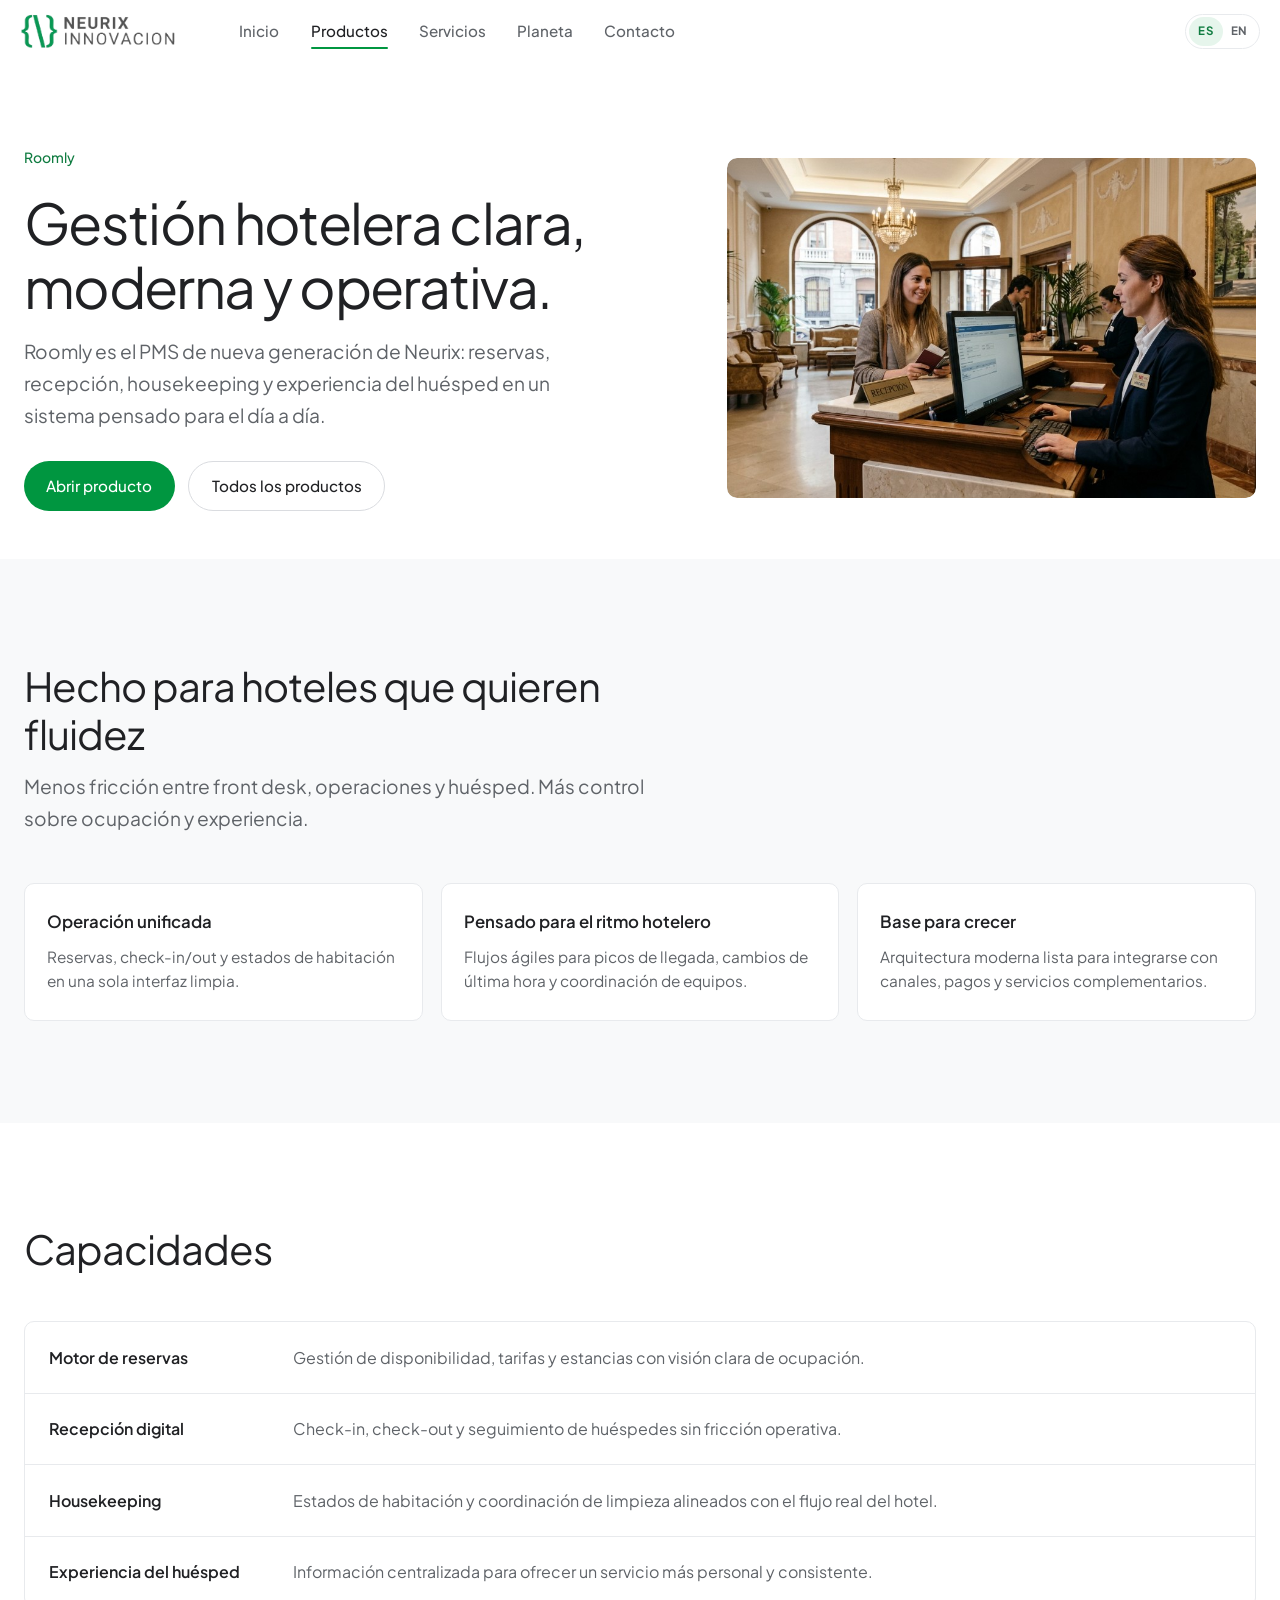
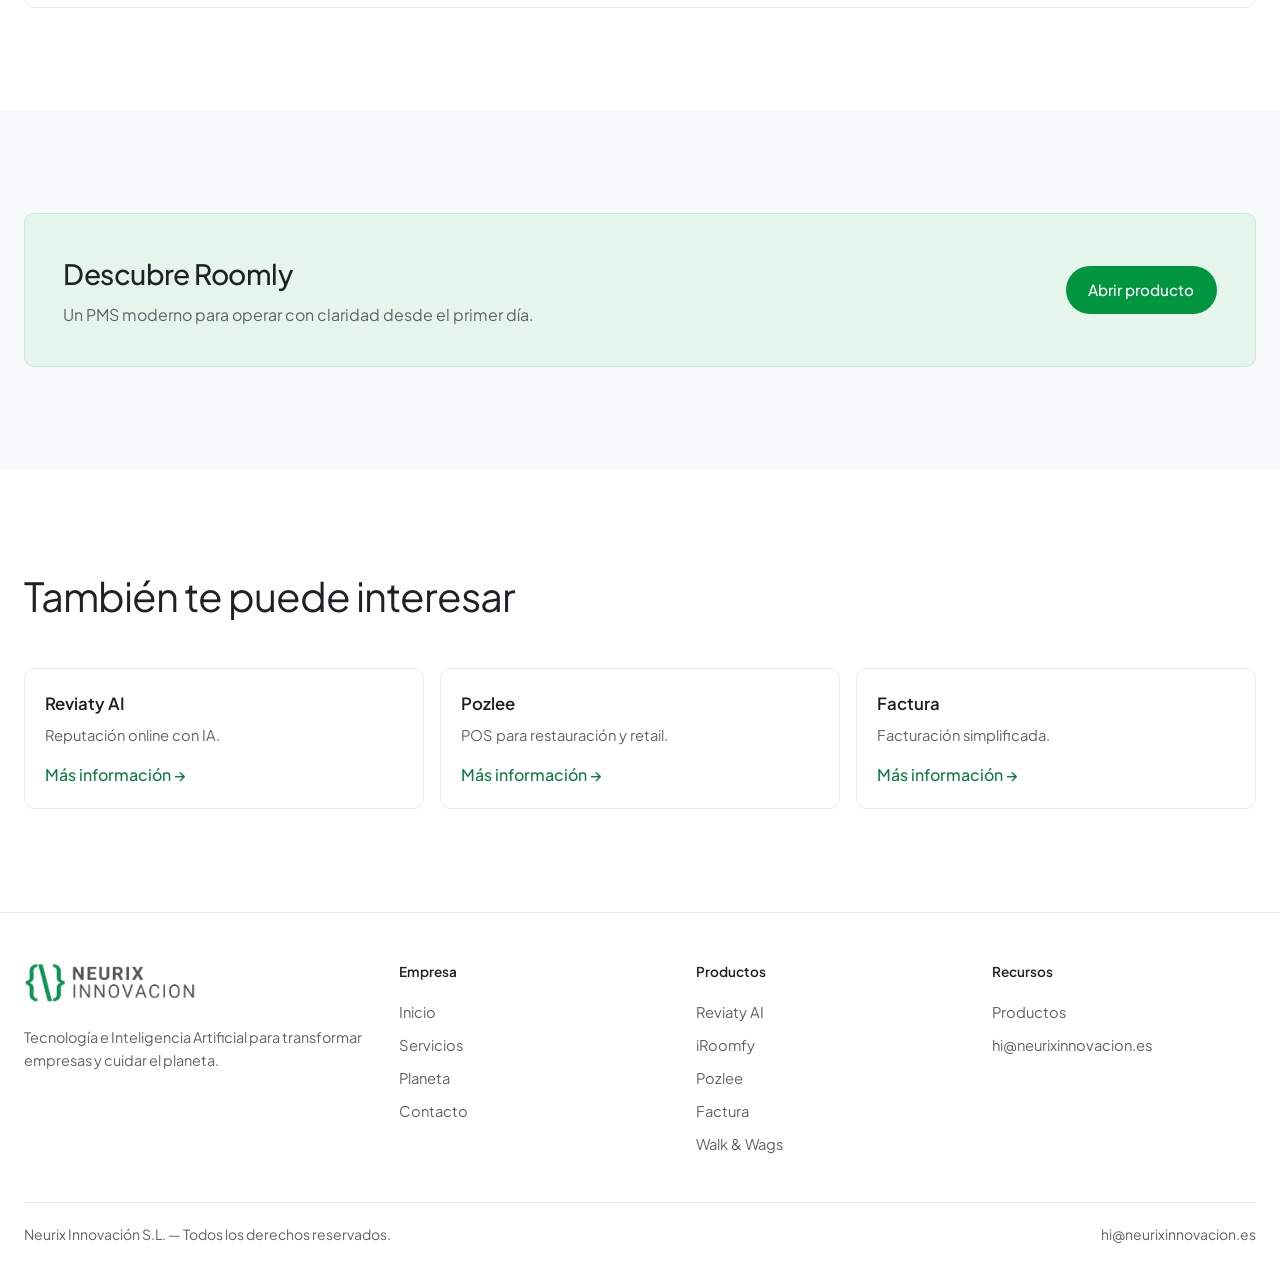
<file: productos/roomly.html>
<!DOCTYPE html>
<html lang="es">
<head>
  <meta charset="UTF-8">
  <meta name="viewport" content="width=device-width, initial-scale=1.0">
  <meta name="description" content="Roomly — PMS hotelero de nueva generación por Neurix Innovación.">
  <title>Roomly — Neurix Innovación</title>
  <link rel="preconnect" href="https://fonts.googleapis.com">
  <link rel="preconnect" href="https://fonts.gstatic.com" crossorigin>
  <link href="https://fonts.googleapis.com/css2?family=Plus+Jakarta+Sans:wght@400;500;600;700&display=swap" rel="stylesheet">
  <link rel="stylesheet" href="../css/styles.css">
  <link rel="icon" href="../images/logo.png" type="image/png">
</head>
<body data-page="products" data-depth="1">
  <a class="skip-link" href="#contenido">Saltar al contenido</a>
  <div id="site-header"></div>

  <main id="contenido">
    <section class="product-hero">
      <div class="container product-hero-grid">
        <div>
          <p class="kicker">Roomly</p>
          <h1 class="display" data-i18n="p.title">Gestión hotelera clara, moderna y operativa.</h1>
          <p class="lead" data-i18n="p.lead">Roomly es el PMS de nueva generación de Neurix: reservas, recepción, housekeeping y experiencia del huésped en un sistema pensado para el día a día.</p>
          <div class="product-hero-actions">
            <a class="btn btn-primary" href="https://roomly.neurixinnovacion.es" target="_blank" rel="noopener noreferrer" data-i18n="common.visit">Abrir producto</a>
            <a class="btn btn-outline" href="index.html" data-i18n="common.backProducts">Todos los productos</a>
          </div>
        </div>
        <div class="product-panel visual-photo" aria-hidden="true"><img src="../images/roomly.jpg" alt=""></div>
      </div>
    </section>

    <section class="section section--soft">
      <div class="container">
        <div class="section-head">
          <h2 class="display-md" data-i18n="p.whyTitle">Hecho para hoteles que quieren fluidez</h2>
          <p class="lead" data-i18n="p.whyLead">Menos fricción entre front desk, operaciones y huésped. Más control sobre ocupación y experiencia.</p>
        </div>
        <div class="benefit-grid">
          <article class="benefit-card">
            <h3 data-i18n="p.b1t">Operación unificada</h3>
            <p data-i18n="p.b1d">Reservas, check-in/out y estados de habitación en una sola interfaz limpia.</p>
          </article>
          <article class="benefit-card">
            <h3 data-i18n="p.b2t">Pensado para el ritmo hotelero</h3>
            <p data-i18n="p.b2d">Flujos ágiles para picos de llegada, cambios de última hora y coordinación de equipos.</p>
          </article>
          <article class="benefit-card">
            <h3 data-i18n="p.b3t">Base para crecer</h3>
            <p data-i18n="p.b3d">Arquitectura moderna lista para integrarse con canales, pagos y servicios complementarios.</p>
          </article>
        </div>
      </div>
    </section>

    <section class="section">
      <div class="container">
        <div class="section-head"><h2 class="display-md" data-i18n="p.featTitle">Capacidades</h2></div>
        <div class="feature-list">
          <div class="feature-row"><h3 data-i18n="p.f1t">Motor de reservas</h3><p data-i18n="p.f1d">Gestión de disponibilidad, tarifas y estancias con visión clara de ocupación.</p></div>
          <div class="feature-row"><h3 data-i18n="p.f2t">Recepción digital</h3><p data-i18n="p.f2d">Check-in, check-out y seguimiento de huéspedes sin fricción operativa.</p></div>
          <div class="feature-row"><h3 data-i18n="p.f3t">Housekeeping</h3><p data-i18n="p.f3d">Estados de habitación y coordinación de limpieza alineados con el flujo real del hotel.</p></div>
          <div class="feature-row"><h3 data-i18n="p.f4t">Experiencia del huésped</h3><p data-i18n="p.f4d">Información centralizada para ofrecer un servicio más personal y consistente.</p></div>
        </div>
      </div>
    </section>

    <section class="section section--soft">
      <div class="container">
        <div class="cta-band">
          <div>
            <h2 data-i18n="p.ctaTitle">Descubre Roomly</h2>
            <p data-i18n="p.ctaBody">Un PMS moderno para operar con claridad desde el primer día.</p>
          </div>
          <a class="btn btn-primary" href="https://roomly.neurixinnovacion.es" target="_blank" rel="noopener noreferrer" data-i18n="common.visit">Abrir producto</a>
        </div>
      </div>
    </section>

    <section class="section">
      <div class="container">
        <div class="section-head"><h2 class="display-md" data-i18n="p.relatedTitle">También te puede interesar</h2></div>
        <div class="related-grid">
          <a class="related-card" href="reviaty.html"><h3>Reviaty AI</h3><p data-i18n="p.r1">Reputación online con IA.</p><span class="btn-text"><span data-i18n="common.learnMore">Más información</span> <span class="arrow">→</span></span></a>
          <a class="related-card" href="pozlee.html"><h3>Pozlee</h3><p data-i18n="p.r2">POS para restauración y retail.</p><span class="btn-text"><span data-i18n="common.learnMore">Más información</span> <span class="arrow">→</span></span></a>
          <a class="related-card" href="factura.html"><h3>Factura</h3><p data-i18n="p.r3">Facturación simplificada.</p><span class="btn-text"><span data-i18n="common.learnMore">Más información</span> <span class="arrow">→</span></span></a>
        </div>
      </div>
    </section>
  </main>

  <div id="site-footer"></div>
  <script>
    window.NEURIX_I18N = {
      es: {
        "p.title": "Gestión hotelera clara, moderna y operativa.",
        "p.lead": "Roomly es el PMS de nueva generación de Neurix: reservas, recepción, housekeeping y experiencia del huésped en un sistema pensado para el día a día.",
        "p.whyTitle": "Hecho para hoteles que quieren fluidez",
        "p.whyLead": "Menos fricción entre front desk, operaciones y huésped. Más control sobre ocupación y experiencia.",
        "p.b1t": "Operación unificada", "p.b1d": "Reservas, check-in/out y estados de habitación en una sola interfaz limpia.",
        "p.b2t": "Pensado para el ritmo hotelero", "p.b2d": "Flujos ágiles para picos de llegada, cambios de última hora y coordinación de equipos.",
        "p.b3t": "Base para crecer", "p.b3d": "Arquitectura moderna lista para integrarse con canales, pagos y servicios complementarios.",
        "p.featTitle": "Capacidades",
        "p.f1t": "Motor de reservas", "p.f1d": "Gestión de disponibilidad, tarifas y estancias con visión clara de ocupación.",
        "p.f2t": "Recepción digital", "p.f2d": "Check-in, check-out y seguimiento de huéspedes sin fricción operativa.",
        "p.f3t": "Housekeeping", "p.f3d": "Estados de habitación y coordinación de limpieza alineados con el flujo real del hotel.",
        "p.f4t": "Experiencia del huésped", "p.f4d": "Información centralizada para ofrecer un servicio más personal y consistente.",
        "p.ctaTitle": "Descubre Roomly", "p.ctaBody": "Un PMS moderno para operar con claridad desde el primer día.",
        "p.relatedTitle": "También te puede interesar",
        "p.r1": "Reputación online con IA.", "p.r2": "POS para restauración y retail.", "p.r3": "Facturación simplificada."
      },
      en: {
        "p.title": "Clear, modern, operational hotel management.",
        "p.lead": "Roomly is Neurix’s next-generation PMS: bookings, front desk, housekeeping and guest experience in a system built for everyday operations.",
        "p.whyTitle": "Built for hotels that want flow",
        "p.whyLead": "Less friction between front desk, operations and guests. More control over occupancy and experience.",
        "p.b1t": "Unified operations", "p.b1d": "Bookings, check-in/out and room status in one clean interface.",
        "p.b2t": "Hotel-paced workflows", "p.b2d": "Agile flows for arrival peaks, last-minute changes and team coordination.",
        "p.b3t": "Ready to grow", "p.b3d": "Modern architecture ready to integrate channels, payments and add-on services.",
        "p.featTitle": "Capabilities",
        "p.f1t": "Booking engine", "p.f1d": "Availability, rates and stays with a clear view of occupancy.",
        "p.f2t": "Digital front desk", "p.f2d": "Check-in, check-out and guest tracking without operational friction.",
        "p.f3t": "Housekeeping", "p.f3d": "Room states and cleaning coordination aligned with real hotel flow.",
        "p.f4t": "Guest experience", "p.f4d": "Centralized information to deliver more personal, consistent service.",
        "p.ctaTitle": "Discover Roomly", "p.ctaBody": "A modern PMS to operate with clarity from day one.",
        "p.relatedTitle": "You may also like",
        "p.r1": "Online reputation with AI.", "p.r2": "POS for hospitality and retail.", "p.r3": "Simplified invoicing."
      }
    };
  </script>
  <script src="../js/main.js"></script>
</body>
</html>
</file>
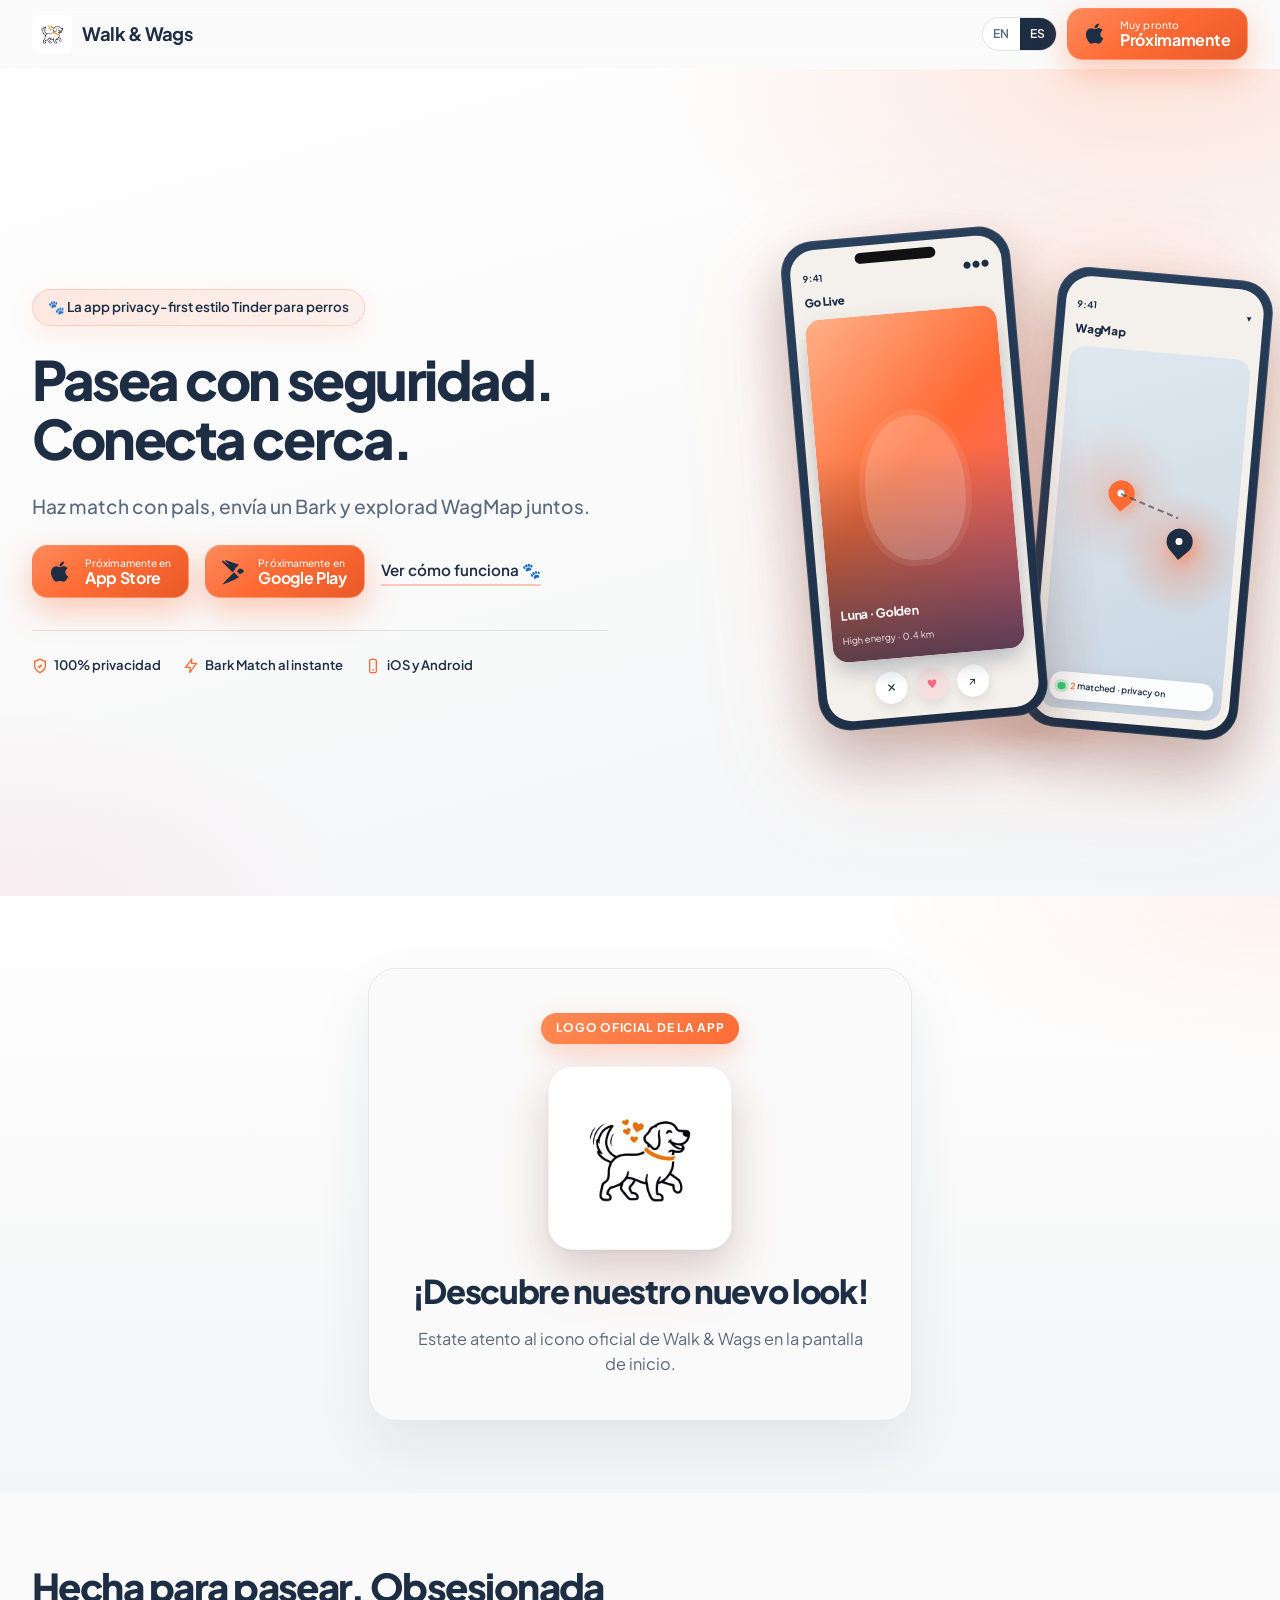
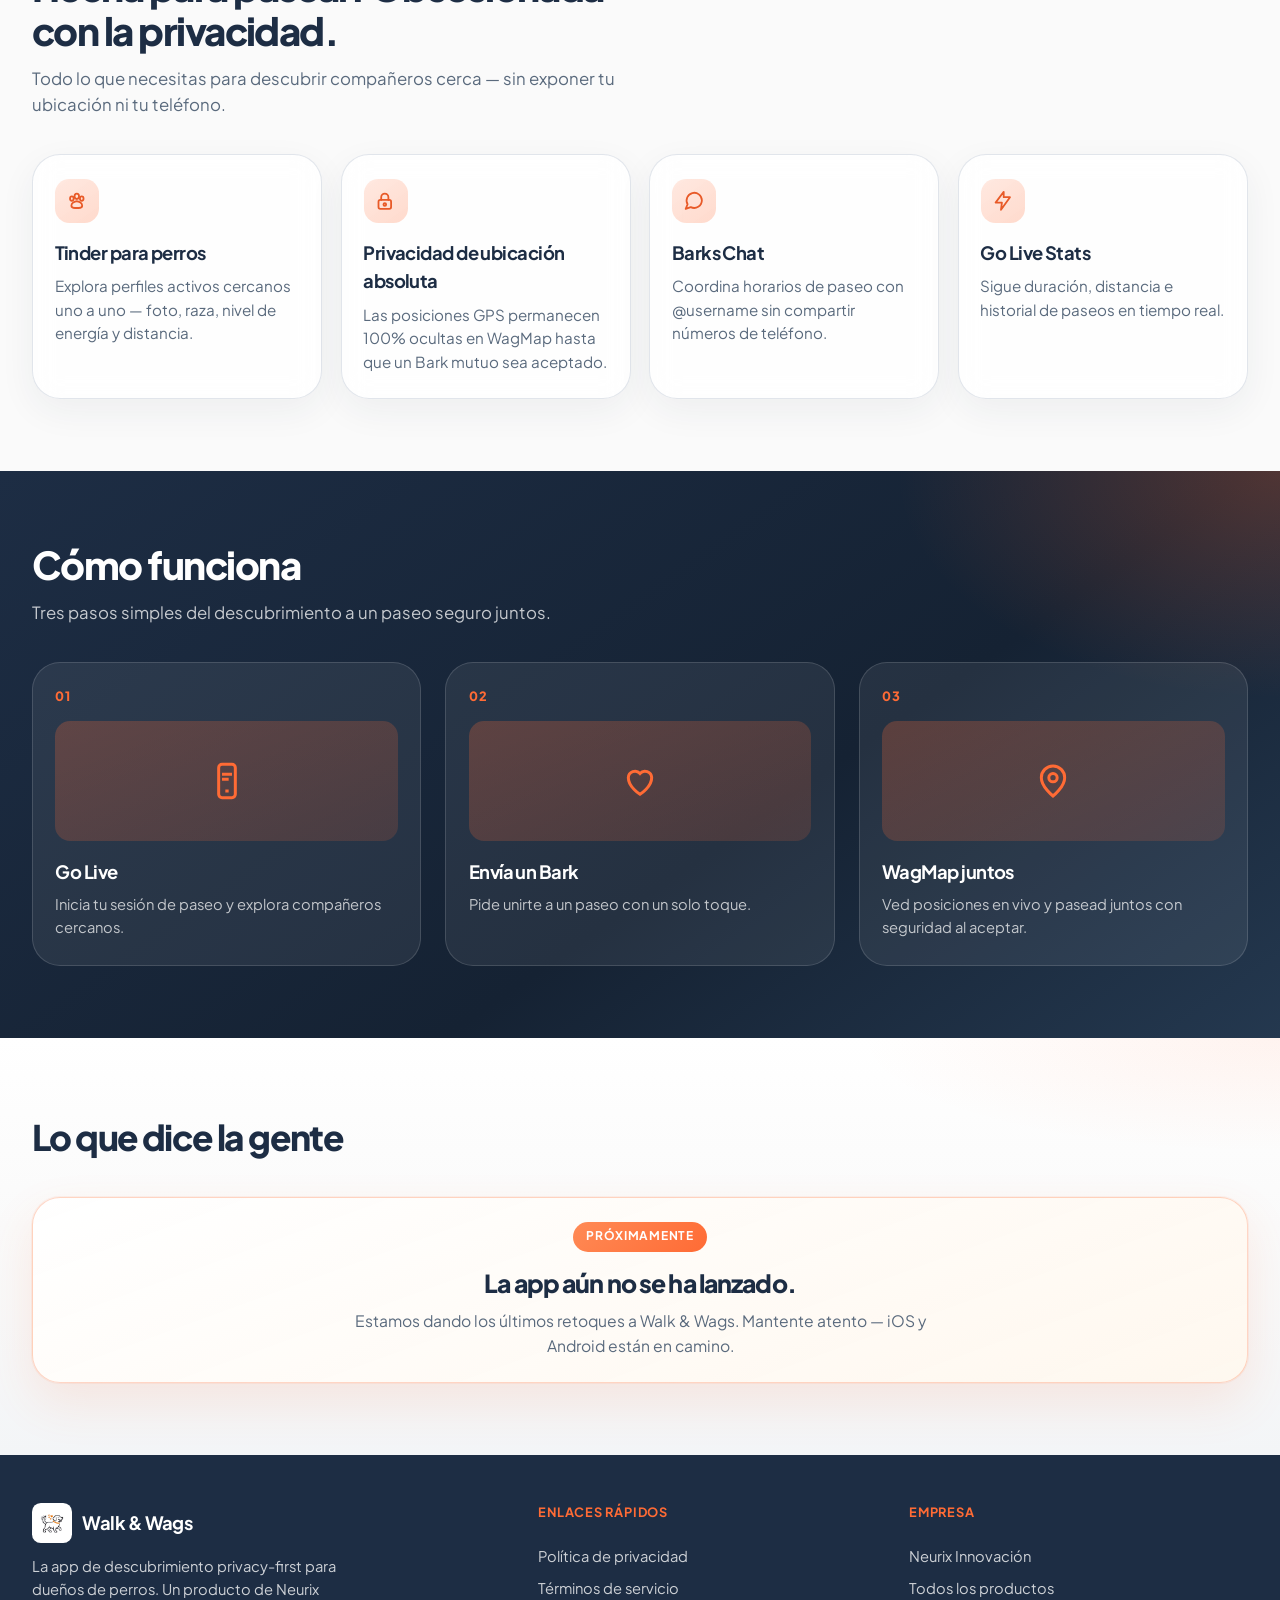
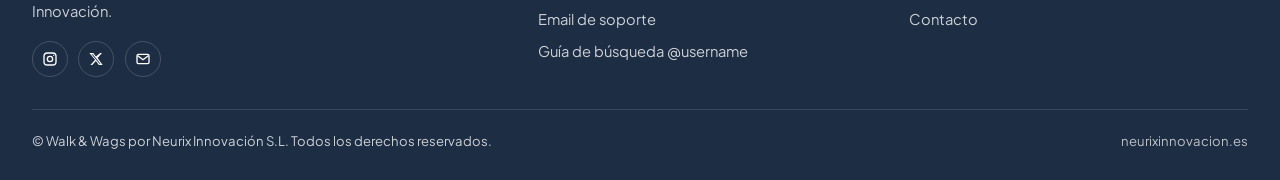
<file: productos/walk-wag.html>
<!DOCTYPE html>
<html lang="en">
<head>
  <meta charset="UTF-8">
  <meta name="viewport" content="width=device-width, initial-scale=1.0">
  <meta name="description" content="Walk & Wags — the privacy-first discovery app for dog owners. Match pup pals, send a Bark, and explore WagMap together.">
  <title>Walk &amp; Wags — Walk Safely, Connect Nearby</title>
  <link rel="preconnect" href="https://fonts.googleapis.com">
  <link rel="preconnect" href="https://fonts.gstatic.com" crossorigin>
  <link href="https://fonts.googleapis.com/css2?family=Plus+Jakarta+Sans:wght@400;500;600;700;800&display=swap" rel="stylesheet">
  <link rel="stylesheet" href="../css/walk-wag.css">
  <link rel="icon" href="../images/products/WalknWags.jpeg" type="image/jpeg">
</head>
<body class="ww-page">
  <a class="ww-skip" href="#contenido">Skip to content</a>

  <header class="ww-header" id="ww-header">
    <div class="ww-wrap ww-header-inner">
      <a class="ww-brand" href="#top" aria-label="Walk &amp; Wags">
        <img src="../images/products/WalknWags.jpeg" alt="" width="40" height="40">
        <span>Walk &amp; Wags</span>
      </a>
      <div class="ww-header-actions">
        <div class="ww-lang" role="group" aria-label="Language">
          <button type="button" class="lang-btn is-active" data-lang="en" aria-pressed="true">EN</button>
          <button type="button" class="lang-btn" data-lang="es" aria-pressed="false">ES</button>
        </div>
        <a class="ww-store ww-header-cta" href="#download" data-i18n-aria="ww.downloadAria" aria-label="Download Walk &amp; Wags">
          <svg viewBox="0 0 24 24" aria-hidden="true" fill="currentColor"><path d="M17.05 20.28c-.98.95-2.05.8-3.08.35-1.09-.46-2.09-.48-3.24 0-1.44.62-2.2.44-3.06-.35C2.79 15.25 3.51 7.59 9.05 7.31c1.35.07 2.29.74 3.08.8 1.18-.24 2.31-.93 3.57-.84 1.51.12 2.65.72 3.4 1.8-3.12 1.87-2.38 5.98.48 7.13-.57 1.5-1.31 2.99-2.54 4.09zM12.03 7.25c-.15-2.23 1.66-4.07 3.74-4.25.29 2.58-2.34 4.5-3.74 4.25z"/></svg>
          <span class="ww-store-copy"><small data-i18n="ww.getOn">Get the app</small><strong data-i18n="ww.download">Download</strong></span>
        </a>
      </div>
    </div>
  </header>

  <main id="contenido">
    <section class="ww-hero" id="top">
      <div class="ww-hero-glow" aria-hidden="true"></div>
      <div class="ww-wrap ww-hero-inner">
        <div class="ww-hero-grid">
          <div class="ww-hero-copy ww-reveal">
            <div class="ww-hero-stack">
              <span class="ww-pill" data-i18n="ww.pill">🐾 The Privacy-First Tinder for Dogs App</span>
              <h1 data-i18n="ww.heroTitle">Walk Safely, Connect Nearby.</h1>
              <p class="ww-lead" data-i18n="ww.heroLead">Match pup pals, send a Bark, and explore WagMap together.</p>
              <div class="ww-hero-actions">
                <a class="ww-store" href="#download" id="cta-ios">
                  <svg viewBox="0 0 24 24" aria-hidden="true" fill="currentColor"><path d="M17.05 20.28c-.98.95-2.05.8-3.08.35-1.09-.46-2.09-.48-3.24 0-1.44.62-2.2.44-3.06-.35C2.79 15.25 3.51 7.59 9.05 7.31c1.35.07 2.29.74 3.08.8 1.18-.24 2.31-.93 3.57-.84 1.51.12 2.65.72 3.4 1.8-3.12 1.87-2.38 5.98.48 7.13-.57 1.5-1.31 2.99-2.54 4.09zM12.03 7.25c-.15-2.23 1.66-4.07 3.74-4.25.29 2.58-2.34 4.5-3.74 4.25z"/></svg>
                  <span class="ww-store-copy"><small data-i18n="ww.iosSmall">Download on the</small><strong data-i18n="ww.iosStrong">App Store</strong></span>
                </a>
                <a class="ww-store" href="#download" id="cta-android">
                  <svg viewBox="0 0 24 24" aria-hidden="true" fill="currentColor"><path d="M3.18 23.04c.23.1.48.14.73.12l.14-.02 11.2-4.55-2.55-2.55-9.52 7zm.2-20.9C2.7 2.37 2.5 3 2.86 3.5l9.03 9.03 2.55-2.55L3.38 2.14zm18.1 8.52-3.02-1.72-2.73 2.73 2.73 2.73 3.02-1.72a1.5 1.5 0 0 0 0-2.02zM13.3 12.67 4.1 21.86c.3.28.72.35 1.1.18l12.4-5.04-4.3-4.33zM5.2 2.14l8.1 8.1 4.3-4.3L6.3 1.96A1.25 1.25 0 0 0 5.2 2.14z"/></svg>
                  <span class="ww-store-copy"><small data-i18n="ww.androidSmall">Get it on</small><strong data-i18n="ww.androidStrong">Google Play</strong></span>
                </a>
                <a class="ww-link-secondary" href="#how" data-i18n="ww.watchHow">Watch How It Works 🐾</a>
              </div>
            </div>
            <ul class="ww-metrics" aria-label="Highlights">
              <li>
                <svg viewBox="0 0 24 24" fill="none" stroke="currentColor" stroke-width="2" aria-hidden="true"><path d="M12 22s8-4 8-10V5l-8-3-8 3v7c0 6 8 10 8 10z"/><path d="m9 12 2 2 4-4"/></svg>
                <span data-i18n="ww.m1">100% Privacy</span>
              </li>
              <li>
                <svg viewBox="0 0 24 24" fill="none" stroke="currentColor" stroke-width="2" aria-hidden="true"><path d="M13 2 4 14h7l-1 8 10-14h-7l0-6z"/></svg>
                <span data-i18n="ww.m2">Instant Bark Match</span>
              </li>
              <li>
                <svg viewBox="0 0 24 24" fill="none" stroke="currentColor" stroke-width="2" aria-hidden="true"><rect x="7" y="2" width="10" height="20" rx="2"/><path d="M11 18h2"/></svg>
                <span data-i18n="ww.m3">iOS &amp; Android</span>
              </li>
            </ul>
          </div>

          <div class="ww-phones ww-reveal" aria-hidden="true">
            <div class="ww-phone-stage">
              <div class="ww-phone ww-phone--ios">
                <div class="ww-phone-screen">
                  <div class="ww-phone-notch"></div>
                  <div class="ww-phone-bar"><span>9:41</span><span>●●●</span></div>
                  <div class="ww-phone-title">Go Live</div>
                  <div class="ww-swipe-stack">
                    <article class="ww-swipe-card"><div class="ww-swipe-photo"></div></article>
                    <article class="ww-swipe-card"><div class="ww-swipe-photo"></div></article>
                    <article class="ww-swipe-card">
                      <div class="ww-swipe-photo">
                        <div class="ww-swipe-meta">
                          <strong>Luna · Golden</strong>
                          <span>High energy · 0.4 km</span>
                        </div>
                      </div>
                    </article>
                  </div>
                  <div class="ww-swipe-actions"><span>✕</span><span class="ww-heart">♥</span><span>↗</span></div>
                </div>
              </div>
              <div class="ww-phone ww-phone--android">
                <div class="ww-phone-screen">
                  <div class="ww-phone-bar"><span>9:41</span><span>▾</span></div>
                  <div class="ww-phone-title">WagMap</div>
                  <div class="ww-map-screen">
                    <span class="ww-map-pin ww-map-pin--a"></span>
                    <span class="ww-map-route"></span>
                    <span class="ww-map-pin ww-map-pin--b"></span>
                    <div class="ww-map-chip"><span class="ww-live"></span><em>2</em> matched · privacy on</div>
                  </div>
                </div>
              </div>
            </div>
          </div>
        </div>
      </div>
    </section>

    <section class="ww-section ww-section--cream" id="brand" aria-labelledby="brand-heading">
      <div class="ww-wrap">
        <article class="ww-brand-showcase ww-reveal">
          <span class="ww-brand-badge" data-i18n="ww.brandBadge">Official App Logo</span>
          <div class="ww-brand-icon" aria-hidden="false">
            <img
              src="../images/products/WalknWags.jpeg"
              alt="Walk &amp; Wags official app logo"
              width="220"
              height="220"
              decoding="async"
            >
          </div>
          <h2 id="brand-heading" data-i18n="ww.brandTitle">Meet Our New Look!</h2>
          <p data-i18n="ww.brandLead">Keep an eye out for the official Walk &amp; Wags icon on your home screen.</p>
        </article>
      </div>
    </section>

    <section class="ww-section" id="features">
      <div class="ww-wrap">
        <div class="ww-section-head ww-reveal">
          <h2 data-i18n="ww.featTitle">Built for walks. Obsessed with privacy.</h2>
          <p data-i18n="ww.featLead">Everything you need to discover dog pals nearby — without exposing your location or phone number.</p>
        </div>
        <div class="ww-features">
          <article class="ww-feature ww-reveal">
            <div class="ww-feature-icon" aria-hidden="true">
              <svg viewBox="0 0 24 24" fill="none" stroke="currentColor" stroke-width="2" stroke-linecap="round" stroke-linejoin="round"><path d="M12 4c1.5 0 2.5 1.5 2.5 3S13.5 10 12 10 9.5 8.5 9.5 7 10.5 4 12 4z"/><path d="M6.5 7c1.2 0 2 1.2 2 2.5S7.7 12 6.5 12 4.5 10.8 4.5 9.5 5.3 7 6.5 7z"/><path d="M17.5 7c1.2 0 2 1.2 2 2.5S18.7 12 17.5 12 15.5 10.8 15.5 9.5 16.3 7 17.5 7z"/><path d="M8 14c1.5-1 3-1.5 4-1.5s2.5.5 4 1.5c1.2.8 2 2 2 3.5 0 1.5-1.5 2.5-4 2.5h-4c-2.5 0-4-1-4-2.5 0-1.5.8-2.7 2-3.5z"/></svg>
            </div>
            <h3 data-i18n="ww.f1t">Tinder for Dogs</h3>
            <p data-i18n="ww.f1d">Browse nearby active pup profiles one by one — photo, breed, energy level, and distance.</p>
          </article>
          <article class="ww-feature ww-reveal">
            <div class="ww-feature-icon" aria-hidden="true">
              <svg viewBox="0 0 24 24" fill="none" stroke="currentColor" stroke-width="2" stroke-linecap="round" stroke-linejoin="round"><rect x="5" y="11" width="14" height="10" rx="2"/><path d="M8 11V8a4 4 0 0 1 8 0v3"/><circle cx="12" cy="16" r="1.5"/></svg>
            </div>
            <h3 data-i18n="ww.f2t">Absolute Location Privacy</h3>
            <p data-i18n="ww.f2d">GPS positions remain 100% hidden on WagMap until a mutual Bark request is accepted.</p>
          </article>
          <article class="ww-feature ww-reveal">
            <div class="ww-feature-icon" aria-hidden="true">
              <svg viewBox="0 0 24 24" fill="none" stroke="currentColor" stroke-width="2" stroke-linecap="round" stroke-linejoin="round"><path d="M21 11.5a8.5 8.5 0 0 1-12.4 7.5L3 21l2.1-5.2A8.5 8.5 0 1 1 21 11.5z"/></svg>
            </div>
            <h3 data-i18n="ww.f3t">Barks Chat</h3>
            <p data-i18n="ww.f3d">Connect and coordinate walk times via @username without sharing personal phone numbers.</p>
          </article>
          <article class="ww-feature ww-reveal">
            <div class="ww-feature-icon" aria-hidden="true">
              <svg viewBox="0 0 24 24" fill="none" stroke="currentColor" stroke-width="2" stroke-linecap="round" stroke-linejoin="round"><path d="M13 2 4 14h7l-1 8 10-14h-7l0-6z"/></svg>
            </div>
            <h3 data-i18n="ww.f4t">Go Live Stats</h3>
            <p data-i18n="ww.f4d">Track your walk duration, distance covered, and walk history in real time.</p>
          </article>
        </div>
      </div>
    </section>

    <section class="ww-section ww-section--navy" id="how">
      <div class="ww-wrap">
        <div class="ww-section-head ww-reveal">
          <h2 data-i18n="ww.howTitle">How it works</h2>
          <p data-i18n="ww.howLead">Three simple steps from discovery to a safe walk together.</p>
        </div>
        <div class="ww-steps">
          <article class="ww-step ww-reveal">
            <div class="ww-step-visual" aria-hidden="true">
              <svg viewBox="0 0 24 24" fill="none" stroke="currentColor" stroke-width="1.8"><rect x="7" y="2" width="10" height="20" rx="2"/><path d="M11 18h2"/><path d="M9 8h6M9 11h4"/></svg>
            </div>
            <h3 data-i18n="ww.s1t">Go Live</h3>
            <p data-i18n="ww.s1d">Start your walk session and browse nearby dog pals.</p>
          </article>
          <article class="ww-step ww-reveal">
            <div class="ww-step-visual" aria-hidden="true">
              <svg viewBox="0 0 24 24" fill="none" stroke="currentColor" stroke-width="1.8"><path d="M12 20s-7-4.4-7-10a4 4 0 0 1 7-2.5A4 4 0 0 1 19 10c0 5.6-7 10-7 10z"/></svg>
            </div>
            <h3 data-i18n="ww.s2t">Send a Bark</h3>
            <p data-i18n="ww.s2d">Request to join a walk with a single tap.</p>
          </article>
          <article class="ww-step ww-reveal">
            <div class="ww-step-visual" aria-hidden="true">
              <svg viewBox="0 0 24 24" fill="none" stroke="currentColor" stroke-width="1.8"><path d="M12 21s7-5.5 7-11a7 7 0 1 0-14 0c0 5.5 7 11 7 11z"/><circle cx="12" cy="10" r="2.5"/></svg>
            </div>
            <h3 data-i18n="ww.s3t">WagMap Together</h3>
            <p data-i18n="ww.s3d">View live positions and start walking together safely once accepted.</p>
          </article>
        </div>
      </div>
    </section>

    <section class="ww-section ww-section--cream" id="download">
      <div class="ww-wrap">
        <div class="ww-say-head ww-reveal">
          <h2 data-i18n="ww.sayTitle">What people say</h2>
        </div>

        <aside class="ww-soon ww-reveal" role="status">
          <span class="ww-soon-badge" data-i18n="ww.soonBadge">Coming soon</span>
          <h3 data-i18n="ww.soonTitle">The app hasn’t launched yet.</h3>
          <p data-i18n="ww.soonLead">We’re putting the finishing touches on Walk &amp; Wags. Stay tuned — iOS and Android are on the way.</p>
        </aside>
      </div>
    </section>
  </main>

  <footer class="ww-footer">
    <div class="ww-wrap">
      <div class="ww-footer-grid">
        <div class="ww-footer-brand">
          <a class="ww-brand" href="#top">
            <img src="../images/products/WalknWags.jpeg" alt="" width="40" height="40">
            <span>Walk &amp; Wags</span>
          </a>
          <p data-i18n="ww.footerTag">The privacy-first discovery app for dog owners. A Neurix Innovación product.</p>
          <div class="ww-social" aria-label="Social">
            <a href="https://instagram.com/" target="_blank" rel="noopener noreferrer" aria-label="Instagram">
              <svg viewBox="0 0 24 24" fill="none" stroke="currentColor" stroke-width="2"><rect x="3" y="3" width="18" height="18" rx="5"/><circle cx="12" cy="12" r="4"/><circle cx="17.5" cy="6.5" r="1" fill="currentColor" stroke="none"/></svg>
            </a>
            <a href="https://x.com/" target="_blank" rel="noopener noreferrer" aria-label="X">
              <svg viewBox="0 0 24 24" fill="currentColor"><path d="M18.2 3H21l-6.6 7.55L22 21h-5.7l-4.46-5.83L6.4 21H3.6l7.05-8.06L2 3h5.85l4.03 5.33L18.2 3zm-1 16.2h1.58L7.05 4.7H5.35L17.2 19.2z"/></svg>
            </a>
            <a href="mailto:hi@neurixinnovacion.es" aria-label="Email">
              <svg viewBox="0 0 24 24" fill="none" stroke="currentColor" stroke-width="2"><rect x="3" y="5" width="18" height="14" rx="2"/><path d="m4 7 8 6 8-6"/></svg>
            </a>
          </div>
        </div>
        <div class="ww-footer-col">
          <h3 data-i18n="ww.quickLinks">Quick links</h3>
          <a href="../contacto/index.html" data-i18n="ww.privacy">Privacy Policy</a>
          <a href="../contacto/index.html" data-i18n="ww.terms">Terms of Service</a>
          <a href="mailto:hi@neurixinnovacion.es" data-i18n="ww.support">Support Email</a>
          <a href="../contacto/index.html" data-i18n="ww.guidelines">@username Dog Search Guidelines</a>
        </div>
        <div class="ww-footer-col">
          <h3 data-i18n="ww.company">Company</h3>
          <a href="../index.html">Neurix Innovación</a>
          <a href="index.html" data-i18n="ww.allProducts">All products</a>
          <a href="../contacto/index.html" data-i18n="ww.contact">Contact</a>
        </div>
      </div>
      <div class="ww-footer-bottom">
        <span data-i18n="ww.rights">© Walk &amp; Wags by Neurix Innovación S.L. All rights reserved.</span>
        <a href="../index.html">neurixinnovacion.es</a>
      </div>
    </div>
  </footer>

  <script>
    (() => {
      const dict = {
        en: {
          "ww.downloadAria": "Walk & Wags — coming soon",
          "ww.getOn": "Stay tuned",
          "ww.download": "Coming soon",
          "ww.pill": "🐾 The Privacy-First Tinder for Dogs App",
          "ww.heroTitle": "Walk Safely, Connect Nearby.",
          "ww.heroLead": "Match pup pals, send a Bark, and explore WagMap together.",
          "ww.m1": "100% Privacy",
          "ww.m2": "Instant Bark Match",
          "ww.m3": "iOS & Android",
          "ww.iosSmall": "Coming soon on the",
          "ww.iosStrong": "App Store",
          "ww.androidSmall": "Coming soon on",
          "ww.androidStrong": "Google Play",
          "ww.watchHow": "Watch How It Works 🐾",
          "ww.brandBadge": "Official App Logo",
          "ww.brandTitle": "Meet Our New Look!",
          "ww.brandLead": "Keep an eye out for the official Walk & Wags icon on your home screen.",
          "ww.featTitle": "Built for walks. Obsessed with privacy.",
          "ww.featLead": "Everything you need to discover dog pals nearby — without exposing your location or phone number.",
          "ww.f1t": "Tinder for Dogs",
          "ww.f1d": "Browse nearby active pup profiles one by one — photo, breed, energy level, and distance.",
          "ww.f2t": "Absolute Location Privacy",
          "ww.f2d": "GPS positions remain 100% hidden on WagMap until a mutual Bark request is accepted.",
          "ww.f3t": "Barks Chat",
          "ww.f3d": "Connect and coordinate walk times via @username without sharing personal phone numbers.",
          "ww.f4t": "Go Live Stats",
          "ww.f4d": "Track your walk duration, distance covered, and walk history in real time.",
          "ww.howTitle": "How it works",
          "ww.howLead": "Three simple steps from discovery to a safe walk together.",
          "ww.s1t": "Go Live",
          "ww.s1d": "Start your walk session and browse nearby dog pals.",
          "ww.s2t": "Send a Bark",
          "ww.s2d": "Request to join a walk with a single tap.",
          "ww.s3t": "WagMap Together",
          "ww.s3d": "View live positions and start walking together safely once accepted.",
          "ww.sayEyebrow": "From the pack",
          "ww.sayTitle": "What people say",
          "ww.soonBadge": "Coming soon",
          "ww.soonTitle": "The app hasn’t launched yet.",
          "ww.soonLead": "We’re putting the finishing touches on Walk & Wags. Stay tuned — iOS and Android are on the way.",
          "ww.footerTag": "The privacy-first discovery app for dog owners. A Neurix Innovación product.",
          "ww.quickLinks": "Quick links",
          "ww.privacy": "Privacy Policy",
          "ww.terms": "Terms of Service",
          "ww.support": "Support Email",
          "ww.guidelines": "@username Dog Search Guidelines",
          "ww.company": "Company",
          "ww.allProducts": "All products",
          "ww.contact": "Contact",
          "ww.rights": "© Walk & Wags by Neurix Innovación S.L. All rights reserved."
        },
        es: {
          "ww.downloadAria": "Walk & Wags — próximamente",
          "ww.getOn": "Muy pronto",
          "ww.download": "Próximamente",
          "ww.pill": "🐾 La app privacy-first estilo Tinder para perros",
          "ww.heroTitle": "Pasea con seguridad. Conecta cerca.",
          "ww.heroLead": "Haz match con pals, envía un Bark y explorad WagMap juntos.",
          "ww.m1": "100% privacidad",
          "ww.m2": "Bark Match al instante",
          "ww.m3": "iOS y Android",
          "ww.iosSmall": "Próximamente en",
          "ww.iosStrong": "App Store",
          "ww.androidSmall": "Próximamente en",
          "ww.androidStrong": "Google Play",
          "ww.watchHow": "Ver cómo funciona 🐾",
          "ww.brandBadge": "Logo oficial de la app",
          "ww.brandTitle": "¡Descubre nuestro nuevo look!",
          "ww.brandLead": "Estate atento al icono oficial de Walk & Wags en la pantalla de inicio.",
          "ww.featTitle": "Hecha para pasear. Obsesionada con la privacidad.",
          "ww.featLead": "Todo lo que necesitas para descubrir compañeros cerca — sin exponer tu ubicación ni tu teléfono.",
          "ww.f1t": "Tinder para perros",
          "ww.f1d": "Explora perfiles activos cercanos uno a uno — foto, raza, nivel de energía y distancia.",
          "ww.f2t": "Privacidad de ubicación absoluta",
          "ww.f2d": "Las posiciones GPS permanecen 100% ocultas en WagMap hasta que un Bark mutuo sea aceptado.",
          "ww.f3t": "Barks Chat",
          "ww.f3d": "Coordina horarios de paseo con @username sin compartir números de teléfono.",
          "ww.f4t": "Go Live Stats",
          "ww.f4d": "Sigue duración, distancia e historial de paseos en tiempo real.",
          "ww.howTitle": "Cómo funciona",
          "ww.howLead": "Tres pasos simples del descubrimiento a un paseo seguro juntos.",
          "ww.s1t": "Go Live",
          "ww.s1d": "Inicia tu sesión de paseo y explora compañeros cercanos.",
          "ww.s2t": "Envía un Bark",
          "ww.s2d": "Pide unirte a un paseo con un solo toque.",
          "ww.s3t": "WagMap juntos",
          "ww.s3d": "Ved posiciones en vivo y pasead juntos con seguridad al aceptar.",
          "ww.sayEyebrow": "Desde la manada",
          "ww.sayTitle": "Lo que dice la gente",
          "ww.soonBadge": "Próximamente",
          "ww.soonTitle": "La app aún no se ha lanzado.",
          "ww.soonLead": "Estamos dando los últimos retoques a Walk & Wags. Mantente atento — iOS y Android están en camino.",
          "ww.footerTag": "La app de descubrimiento privacy-first para dueños de perros. Un producto de Neurix Innovación.",
          "ww.quickLinks": "Enlaces rápidos",
          "ww.privacy": "Política de privacidad",
          "ww.terms": "Términos de servicio",
          "ww.support": "Email de soporte",
          "ww.guidelines": "Guía de búsqueda @username",
          "ww.company": "Empresa",
          "ww.allProducts": "Todos los productos",
          "ww.contact": "Contacto",
          "ww.rights": "© Walk & Wags por Neurix Innovación S.L. Todos los derechos reservados."
        }
      };

      function setLang(lang) {
        const pack = dict[lang] || dict.en;
        document.documentElement.lang = lang;
        document.querySelectorAll("[data-i18n]").forEach((node) => {
          const key = node.getAttribute("data-i18n");
          if (pack[key] != null) node.textContent = pack[key];
        });
        document.querySelectorAll("[data-i18n-aria]").forEach((node) => {
          const key = node.getAttribute("data-i18n-aria");
          if (pack[key] != null) node.setAttribute("aria-label", pack[key]);
        });
        document.querySelectorAll(".lang-btn").forEach((btn) => {
          const on = btn.dataset.lang === lang;
          btn.classList.toggle("is-active", on);
          btn.setAttribute("aria-pressed", String(on));
        });
        localStorage.setItem("ww-lang", lang);
      }

      document.querySelectorAll(".lang-btn").forEach((btn) => {
        btn.addEventListener("click", () => setLang(btn.dataset.lang));
      });

      const stored = localStorage.getItem("ww-lang") || localStorage.getItem("neurix-lang");
      setLang(stored === "es" || stored === "en" ? stored : "en");

      const header = document.getElementById("ww-header");
      window.addEventListener(
        "scroll",
        () => header?.classList.toggle("is-scrolled", window.scrollY > 8),
        { passive: true }
      );

      const reveals = document.querySelectorAll(".ww-reveal");
      if ("IntersectionObserver" in window) {
        const io = new IntersectionObserver(
          (entries) => {
            entries.forEach((entry) => {
              if (entry.isIntersecting) {
                entry.target.classList.add("is-in");
                io.unobserve(entry.target);
              }
            });
          },
          { threshold: 0.18, rootMargin: "0px 0px -40px 0px" }
        );
        reveals.forEach((el) => io.observe(el));
      } else {
        reveals.forEach((el) => el.classList.add("is-in"));
      }
    })();
  </script>
</body>
</html>
</file>
<file: css/styles.css>
/* Neurix Innovación — multi-page, About Google–inspired editorial UI */

:root {
  --bg: #fff;
  --bg-soft: #f8f9fa;
  --bg-tint: #f1f3f4;
  --ink: #202124;
  --ink-2: #3c4043;
  --muted: #5f6368;
  --line: #e8eaed;
  --line-strong: #dadce0;
  --green: #009640;
  --green-deep: #107c41;
  --green-soft: #e6f5ec;
  --blue: #1a73e8;
  --radius: 10px;
  --radius-md: 10px;
  --radius-sm: 10px;
  --header: 64px;
  --max: 1240px;
  --narrow: 720px;
  --font:
    "Google Sans", "Product Sans", "Plus Jakarta Sans", "Helvetica Neue", Arial,
    sans-serif;
  --ease: cubic-bezier(0.2, 0.8, 0.2, 1);
}

*,
*::before,
*::after {
  box-sizing: border-box;
}

html {
  scroll-behavior: smooth;
}

body {
  margin: 0;
  font-family: var(--font);
  color: var(--ink-2);
  background: var(--bg);
  line-height: 1.6;
  -webkit-font-smoothing: antialiased;
}

img {
  display: block;
  max-width: 100%;
}

a {
  color: inherit;
  text-decoration: none;
}

button {
  font: inherit;
  color: inherit;
  background: none;
  border: 0;
  cursor: pointer;
}

h1,
h2,
h3,
h4,
p {
  margin: 0;
}

ul {
  margin: 0;
  padding: 0;
  list-style: none;
}

.skip-link {
  position: absolute;
  left: -999px;
  top: 0;
  background: var(--ink);
  color: #fff;
  padding: 0.75rem 1rem;
  z-index: 1000;
}

.skip-link:focus {
  left: 1rem;
  top: 1rem;
}

.container {
  width: min(100% - 3rem, var(--max));
  margin-inline: auto;
}

.container--narrow {
  width: min(100% - 3rem, var(--narrow));
}

/* ——— Header ——— */

.site-header {
  position: sticky;
  top: 0;
  z-index: 50;
  height: var(--header);
  background: rgba(255, 255, 255, 0.96);
  border-bottom: 1px solid transparent;
}

.site-header.is-scrolled {
  border-bottom-color: var(--line);
}

.header-inner {
  height: 100%;
  width: min(100% - 2rem, var(--max));
  margin-inline: auto;
  display: flex;
  align-items: center;
  gap: 2rem;
}

.brand {
  display: inline-flex;
  align-items: center;
  flex-shrink: 0;
  line-height: 0;
}

.brand-logo {
  height: 40px;
  width: auto;
  max-width: min(220px, 48vw);
  object-fit: contain;
  object-position: left center;
  border-radius: 10px;
}

.brand-logo--footer {
  height: 44px;
  max-width: 240px;
}

.nav {
  display: flex;
  align-items: center;
  gap: 0.15rem;
  margin-left: 1rem;
}

.nav a {
  position: relative;
  padding: 0.55rem 0.9rem;
  font-size: 0.95rem;
  font-weight: 500;
  color: var(--muted);
  border-radius: 5px;
  transition:
    color 0.2s var(--ease),
    background 0.2s var(--ease);
}

.nav a:hover,
.nav a:focus-visible {
  color: var(--ink);
  background: var(--bg-tint);
  outline: none;
}

.nav a.is-active {
  color: var(--ink);
}

.nav a.is-active::after {
  content: "";
  position: absolute;
  left: 0.9rem;
  right: 0.9rem;
  bottom: 0.2rem;
  height: 2px;
  border-radius: 2px;
  background: var(--green);
}

.header-actions {
  margin-left: auto;
  display: flex;
  align-items: center;
  gap: 0.75rem;
}

.lang-toggle {
  display: inline-flex;
  padding: 0.18rem;
  border: 1px solid var(--line);
  border-radius: 999px;
}

.lang-btn {
  min-width: 2.1rem;
  padding: 0.3rem 0.5rem;
  border-radius: 999px;
  font-size: 0.72rem;
  font-weight: 700;
  letter-spacing: 0.04em;
  color: var(--muted);
}

.lang-btn.is-active {
  background: var(--green-soft);
  color: var(--green-deep);
}

.menu-toggle {
  display: none;
  width: 40px;
  height: 40px;
  place-items: center;
  gap: 5px;
  flex-direction: column;
  border-radius: 50%;
}

.menu-toggle:hover {
  background: var(--bg-tint);
}

.menu-toggle span {
  width: 16px;
  height: 2px;
  background: var(--ink);
  border-radius: 2px;
}

/* ——— Buttons ——— */

.btn {
  display: inline-flex;
  align-items: center;
  justify-content: center;
  gap: 0.4rem;
  min-height: 48px;
  padding: 0.75rem 1.4rem;
  border-radius: 999px;
  font-size: 0.95rem;
  font-weight: 500;
  transition:
    background 0.2s var(--ease),
    border-color 0.2s var(--ease),
    color 0.2s var(--ease),
    box-shadow 0.2s var(--ease);
}

.btn:focus-visible {
  outline: 2px solid var(--green);
  outline-offset: 3px;
}

.btn-primary {
  background: var(--green);
  color: #fff;
}

.btn-primary:hover {
  background: var(--green-deep);
  box-shadow: 0 1px 3px rgba(16, 124, 65, 0.3);
}

.btn-outline {
  border: 1px solid var(--line-strong);
  background: var(--bg);
  color: var(--ink);
}

.btn-outline:hover {
  background: var(--bg-soft);
  border-color: #c6c9ce;
}

.btn-text {
  color: var(--green-deep);
  font-weight: 500;
  min-height: auto;
  padding: 0.35rem 0;
}

.btn-text:hover {
  text-decoration: underline;
}

.btn-text .arrow {
  transition: transform 0.2s var(--ease);
}

.btn-text:hover .arrow {
  transform: translateX(3px);
}

/* ——— Typography blocks ——— */

.kicker {
  display: inline-block;
  margin-bottom: 1rem;
  font-size: 0.875rem;
  font-weight: 500;
  color: var(--green-deep);
}

.display {
  font-size: clamp(2.25rem, 4.8vw, 3.5rem);
  font-weight: 400;
  letter-spacing: -0.03em;
  line-height: 1.15;
  color: var(--ink);
}

.display-md {
  font-size: clamp(1.75rem, 3.2vw, 2.5rem);
  font-weight: 400;
  letter-spacing: -0.025em;
  line-height: 1.2;
  color: var(--ink);
}

.lead {
  font-size: clamp(1.05rem, 1.5vw, 1.2rem);
  color: var(--muted);
  line-height: 1.65;
}

.section {
  padding: clamp(4rem, 8vw, 6.5rem) 0;
}

.section--soft {
  background: var(--bg-soft);
}

.section-head {
  max-width: 640px;
  margin-bottom: clamp(2rem, 4vw, 3rem);
}

.section-head .lead {
  margin-top: 0.85rem;
}

/* ——— Home hero ——— */

.home-hero {
  padding: clamp(3.5rem, 8vw, 6rem) 0 clamp(2.5rem, 5vw, 4rem);
}

.home-hero-grid {
  display: grid;
  grid-template-columns: 1.05fr 0.95fr;
  gap: clamp(2rem, 5vw, 4rem);
  align-items: center;
}

.home-hero .lead {
  margin-top: 1.25rem;
  max-width: 34rem;
}

.home-hero-actions {
  display: flex;
  flex-wrap: wrap;
  gap: 0.85rem;
  margin-top: 2rem;
}

.hero-visual {
  position: relative;
  min-height: 360px;
  border-radius: var(--radius);
  overflow: hidden;
  background: var(--bg-tint);
}

.hero-visual--photo {
  min-height: 0;
}

.hero-visual--photo img {
  width: 100%;
  height: 100%;
  min-height: 360px;
  object-fit: cover;
  object-position: center;
  display: block;
}

/* ——— Destination / story cards (About Google style) ——— */

.story-grid {
  display: grid;
  grid-template-columns: repeat(3, 1fr);
  gap: 1.25rem;
}

.story-card {
  display: flex;
  flex-direction: column;
  border: 1px solid var(--line);
  border-radius: var(--radius-md);
  overflow: hidden;
  background: var(--bg);
  transition:
    box-shadow 0.25s var(--ease),
    transform 0.25s var(--ease);
}

.story-card:hover {
  transform: translateY(-2px);
  box-shadow: 0 8px 28px rgba(60, 64, 67, 0.12);
}

.story-media {
  aspect-ratio: 16 / 11;
  background: var(--bg-tint);
  overflow: hidden;
}

.story-media img {
  width: 100%;
  height: 100%;
  object-fit: cover;
  object-position: center;
  display: block;
}

.story-body {
  display: flex;
  flex-direction: column;
  gap: 0.75rem;
  padding: 1.5rem 1.4rem 1.35rem;
  flex: 1;
}

.story-body h3 {
  font-size: 1.2rem;
  font-weight: 500;
  color: var(--ink);
  letter-spacing: -0.01em;
  line-height: 1.35;
}

.story-body p {
  color: var(--muted);
  font-size: 0.98rem;
  flex: 1;
}

.story-body .btn-text {
  margin-top: 0.35rem;
  align-self: flex-start;
}

/* ——— Featured strip ——— */

.feature-band {
  border: 1px solid var(--line);
  border-radius: var(--radius);
  overflow: hidden;
  display: grid;
  grid-template-columns: 1.1fr 0.9fr;
  background: var(--bg);
}

.feature-band-copy {
  padding: clamp(2rem, 4vw, 3.25rem);
  display: flex;
  flex-direction: column;
  justify-content: center;
  gap: 1rem;
}

.feature-band-copy .lead {
  max-width: 32rem;
}

.feature-band-visual {
  min-height: 280px;
  background:
    radial-gradient(
      circle at 40% 30%,
      rgba(255, 255, 255, 0.35),
      transparent 40%
    ),
    linear-gradient(160deg, #107c41, #009640 55%, #075a2c);
  position: relative;
}

.feature-band-visual.visual-logo {
  background: #fff;
}

.feature-band-visual.visual-photo {
  background: var(--bg-tint);
  padding: 0;
  border-left: 0;
  overflow: hidden;
}

.feature-band-visual.visual-photo img {
  width: 100%;
  height: 100%;
  min-height: 280px;
  object-fit: cover;
  object-position: center;
  display: block;
}

.feature-band-visual .chip {
  position: absolute;
  left: 1.5rem;
  bottom: 1.5rem;
  padding: 0.55rem 0.9rem;
  border-radius: 999px;
  background: rgba(255, 255, 255, 0.92);
  color: var(--green-deep);
  font-size: 0.85rem;
  font-weight: 600;
}

/* ——— Products index (About Google products–inspired) ——— */

.page-hero {
  padding: clamp(3.5rem, 7vw, 5.5rem) 0 2rem;
  text-align: center;
}

.page-hero .display {
  max-width: 18ch;
  margin-inline: auto;
}

.page-hero .lead {
  max-width: 38rem;
  margin: 1.15rem auto 0;
}

.page-hero-actions {
  display: flex;
  flex-wrap: wrap;
  justify-content: center;
  gap: 0.75rem;
  margin-top: 1.75rem;
}

.products-hero {
  padding: clamp(2.5rem, 6vw, 4.5rem) 0 0;
  text-align: center;
  background: linear-gradient(180deg, #ffffff 0%, #ffffff 55%, #e8f5ee 100%);
  overflow: hidden;
}

.products-hero-inner {
  display: flex;
  flex-direction: column;
  align-items: center;
}

.picon {
  width: 48px;
  height: 48px;
  border-radius: 50%;
  display: grid;
  place-items: center;
  font-size: 0.72rem;
  font-weight: 700;
  color: var(--green-deep);
  letter-spacing: -0.02em;
  overflow: hidden;
  background: #fff;
  border: 1px solid var(--line);
}

.picon--logo {
  padding: 0;
  background: #fff;
}

.picon--logo img {
  width: 78%;
  height: 78%;
  object-fit: contain;
  display: block;
}

.picon--factura,
.picon--tvcloud,
.picon--walkwag {
  background: #fff;
  color: var(--green-deep);
}

.picon--tvcloud {
  font-size: 0.65rem;
}

.products-hero .display {
  max-width: 16ch;
  margin-inline: auto;
}

.jump-pills {
  display: flex;
  flex-wrap: wrap;
  justify-content: center;
  gap: 0.65rem;
  margin-top: 1.75rem;
}

.jump-pills a {
  display: inline-flex;
  align-items: center;
  min-height: 44px;
  padding: 0.55rem 1.15rem;
  border: 1px solid var(--line-strong);
  border-radius: 999px;
  background: var(--bg);
  font-size: 0.925rem;
  font-weight: 500;
  color: var(--ink-2);
  transition:
    background 0.2s var(--ease),
    border-color 0.2s var(--ease);
}

.jump-pills a:hover,
.jump-pills a:focus-visible {
  background: var(--bg-soft);
  border-color: #c6c9ce;
  outline: none;
}

.products-hero-art {
  width: min(100%, 960px);
  margin-top: clamp(2.5rem, 5vw, 3.5rem);
  border-radius: var(--radius) var(--radius) 0 0;
  overflow: hidden;
  line-height: 0;
  box-shadow: 0 12px 40px rgba(60, 64, 67, 0.12);
}

.products-hero-art img {
  width: 100%;
  height: auto;
  aspect-ratio: 16 / 9;
  object-fit: cover;
  object-position: center;
  display: block;
}

.products-quick {
  padding-top: clamp(2rem, 4vw, 3rem);
}

.quick-grid {
  display: grid;
  grid-template-columns: repeat(2, 1fr);
  gap: 1rem;
}

.quick-tile {
  display: grid;
  grid-template-columns: 1fr 1fr;
  min-height: 160px;
  border: 1px solid var(--line);
  border-radius: var(--radius);
  overflow: hidden;
  background: var(--bg);
  transition:
    box-shadow 0.25s var(--ease),
    transform 0.25s var(--ease);
}

.quick-tile:hover {
  box-shadow: 0 8px 28px rgba(60, 64, 67, 0.1);
  transform: translateY(-2px);
}

.quick-tile-copy {
  display: flex;
  flex-direction: column;
  justify-content: space-between;
  padding: 1.35rem 1.25rem;
}

.quick-tile-copy h2 {
  font-size: clamp(1.15rem, 2vw, 1.45rem);
  font-weight: 500;
  letter-spacing: -0.02em;
  line-height: 1.25;
  color: var(--ink);
}

.quick-tile-icon {
  color: var(--green-deep);
  font-size: 1.15rem;
  font-weight: 600;
}

.quick-tile-media {
  min-height: 100%;
}

.products-section-head {
  text-align: center;
  max-width: 640px;
  margin: 0 auto clamp(2rem, 4vw, 3rem);
}

.products-section-head .lead {
  margin-top: 0.85rem;
}

.products-section-head--left {
  text-align: left;
  margin-inline: 0;
}

.gp-feature {
  display: grid;
  grid-template-columns: 1fr 1.05fr;
  border: 1px solid var(--line);
  border-radius: var(--radius);
  overflow: hidden;
  background: var(--bg);
  min-height: 360px;
}

.gp-feature--compact {
  min-height: 280px;
}

.gp-feature-copy {
  padding: clamp(1.75rem, 4vw, 3rem);
  display: flex;
  flex-direction: column;
  justify-content: center;
  gap: 0.85rem;
}

.gp-feature-copy .lead {
  max-width: 34rem;
}

.gp-feature-actions {
  display: flex;
  flex-wrap: wrap;
  gap: 0.75rem;
  margin-top: 0.5rem;
}

.gp-feature-visual {
  position: relative;
  min-height: 240px;
}

.gp-card-grid {
  display: grid;
  grid-template-columns: repeat(2, 1fr);
  gap: 1.25rem;
}

.gp-card-grid--3 {
  grid-template-columns: repeat(3, 1fr);
}

.gp-card {
  display: flex;
  flex-direction: column;
  border: 1px solid var(--line);
  border-radius: var(--radius);
  overflow: hidden;
  background: var(--bg);
  transition:
    box-shadow 0.25s var(--ease),
    transform 0.25s var(--ease);
}

.gp-card:hover {
  box-shadow: 0 8px 28px rgba(60, 64, 67, 0.1);
  transform: translateY(-2px);
}

.gp-card-media {
  position: relative;
  aspect-ratio: 16 / 10;
}

.gp-card-media.visual-photo {
  border-bottom: 0;
}

.gp-card-media.visual-photo img {
  min-height: 0;
  aspect-ratio: 16 / 10;
}

.gp-card-body {
  display: flex;
  flex-direction: column;
  gap: 0.65rem;
  padding: 1.4rem 1.35rem 1.35rem;
  flex: 1;
}

.gp-card-body h3 {
  font-size: 1.25rem;
  font-weight: 500;
  color: var(--ink);
  letter-spacing: -0.01em;
}

.gp-card-body p {
  color: var(--muted);
  font-size: 0.98rem;
  flex: 1;
}

.gp-card-body .btn-text {
  align-self: flex-start;
}

.products-directory {
  background: var(--bg);
  border-top: 1px solid var(--line);
}

.dir-header {
  text-align: center;
  margin-bottom: clamp(1.75rem, 3vw, 2.5rem);
}

.dir-header .display-md {
  margin-bottom: 0;
}

.dir-grid {
  display: grid;
  grid-template-columns: repeat(3, 1fr);
  gap: 0.75rem;
}

/* Matches about.google/products product-filter cards: 48px logo, 16px/500 label */
.dir-tile {
  position: relative;
  display: flex;
  flex-direction: row;
  align-items: center;
  gap: 0.75rem;
  min-height: 4.5rem;
  height: 4.5rem;
  padding: 0.75rem;
  border: 1px solid var(--line);
  border-radius: 12px;
  background: #fff;
  color: var(--ink);
  text-align: left;
  box-shadow: none;
  transition:
    border-color 0.2s var(--ease),
    box-shadow 0.2s var(--ease),
    background 0.2s var(--ease);
}

.dir-tile:hover,
.dir-tile:focus-visible {
  border-color: var(--line-strong);
  box-shadow: 0 1px 2px rgba(60, 64, 67, 0.08), 0 2px 8px rgba(60, 64, 67, 0.06);
  background: #fff;
  outline: none;
}

.dir-tile-icon,
.dir-tile-icon.picon,
.dir-tile-icon.picon--logo {
  flex-shrink: 0;
  width: 48px;
  height: 48px;
  margin: 0;
  padding: 0;
  border: 0;
  box-shadow: none;
  background: transparent;
  border-radius: 0;
  overflow: visible;
}

.dir-tile-icon.picon--logo img {
  width: 48px;
  height: 48px;
  object-fit: contain;
  display: block;
}

.dir-tile-icon.picon--factura,
.dir-tile-icon.picon--tvcloud,
.dir-tile-icon.picon--walkwag {
  background: transparent;
  border: 0;
  font-size: 0.8rem;
  font-weight: 700;
  color: var(--green-deep);
}

.dir-tile-name {
  flex: 1;
  min-width: 0;
  font-size: 16px;
  font-weight: 500;
  line-height: 24px;
  letter-spacing: 0;
  display: -webkit-box;
  -webkit-line-clamp: 2;
  -webkit-box-orient: vertical;
  overflow: hidden;
  padding-inline: 0;
  color: #1f1f1f;
}

.dir-tile-ext {
  position: static;
  flex-shrink: 0;
  width: 24px;
  height: 24px;
  margin-left: 0;
  display: grid;
  place-items: center;
  color: var(--green-deep);
  font-size: 14px;
  font-weight: 500;
  line-height: 1;
  opacity: 0.9;
}

.spotlight-visual {
  position: relative;
  min-height: 240px;
}

.visual-logo {
  background: #fff;
  display: grid;
  place-items: center;
  padding: clamp(1.5rem, 4vw, 2.75rem);
  border-left: 1px solid var(--line);
}

.visual-logo img {
  width: min(100%, 320px);
  height: auto;
  max-height: 160px;
  object-fit: contain;
  display: block;
}

.gp-card-media.visual-logo {
  border-left: 0;
  border-bottom: 1px solid var(--line);
}

.gp-card-media.visual-logo img {
  max-height: 120px;
}

.quick-tile-media.visual-logo {
  padding: 1rem;
  border-left: 1px solid var(--line);
}

.quick-tile-media.visual-logo img {
  width: 100%;
  height: 100%;
  max-height: none;
  object-fit: contain;
}

.feature-band-visual.visual-logo {
  background: #fff;
  border-left: 1px solid var(--line);
}

.product-panel.visual-logo {
  border: 1px solid var(--line);
  border-radius: var(--radius);
}

.visual-reviaty {
  background:
    radial-gradient(
      circle at 70% 30%,
      rgba(255, 255, 255, 0.35),
      transparent 35%
    ),
    linear-gradient(145deg, #0f6b38, #14a34a 50%, #086435);
}

.visual-roomly {
  background: linear-gradient(160deg, #1b4332 0%, #2d6a4f 45%, #95d5b2 100%);
}

.visual-pozlee {
  background: linear-gradient(135deg, #143d2a, #1b7a46 40%, #d8f3dc);
}

.visual-factura {
  background: linear-gradient(180deg, #0b3d26, #1a8f4d 60%, #e9f7ef);
}

.visual-tvcloud {
  background:
    radial-gradient(
      circle at 30% 70%,
      rgba(255, 255, 255, 0.2),
      transparent 40%
    ),
    linear-gradient(210deg, #052e1c, #0d7a3c 55%, #49b978);
}

.visual-walkwag {
  background:
    radial-gradient(circle at 60% 40%, #b7f0c8, transparent 45%),
    linear-gradient(160deg, #245c3b, #57a773);
}

.visual-photo {
  position: relative;
  padding: 0 !important;
  background: var(--bg-tint);
  overflow: hidden;
  border-left: 0;
}

.gp-feature-visual.visual-photo {
  align-self: stretch;
}

.visual-photo img {
  width: 100%;
  height: 100%;
  min-height: 280px;
  object-fit: cover;
  object-position: center;
  display: block;
}

.product-panel.visual-photo {
  border: 0;
  border-radius: var(--radius);
  min-height: 340px;
}

.product-panel.visual-photo img {
  min-height: 340px;
  border-radius: var(--radius);
}

.spotlight-visual .mark,
.product-panel .mark,
.gp-feature-visual .mark,
.gp-card-media .mark {
  position: absolute;
  inset: 0;
  display: grid;
  place-items: center;
  color: rgba(255, 255, 255, 0.95);
  font-size: clamp(1.6rem, 3vw, 2.2rem);
  font-weight: 600;
  letter-spacing: -0.02em;
  text-align: center;
  padding: 1.5rem;
}

/* ——— Product detail ——— */

.product-hero {
  padding: clamp(3rem, 7vw, 5rem) 0 clamp(2rem, 4vw, 3rem);
}

.product-hero-grid {
  display: grid;
  grid-template-columns: 1.1fr 0.9fr;
  gap: clamp(2rem, 5vw, 3.5rem);
  align-items: center;
}

.product-hero .display {
  margin-top: 0.35rem;
}

.product-hero .lead {
  margin-top: 1.1rem;
  max-width: 34rem;
}

.product-hero-actions {
  display: flex;
  flex-wrap: wrap;
  gap: 0.85rem;
  margin-top: 1.85rem;
}

.product-panel {
  min-height: 340px;
  border-radius: var(--radius);
  position: relative;
  overflow: hidden;
}

.benefit-grid {
  display: grid;
  grid-template-columns: repeat(3, 1fr);
  gap: 1.1rem;
}

.benefit-card {
  padding: 1.6rem 1.4rem;
  border-radius: var(--radius-md);
  border: 1px solid var(--line);
  background: var(--bg);
}

.benefit-card h3 {
  font-size: 1.05rem;
  font-weight: 600;
  color: var(--ink);
  margin-bottom: 0.55rem;
}

.benefit-card p {
  color: var(--muted);
  font-size: 0.96rem;
}

.feature-list {
  display: grid;
  gap: 0;
  border: 1px solid var(--line);
  border-radius: var(--radius-md);
  overflow: hidden;
  background: var(--bg);
}

.feature-row {
  display: grid;
  grid-template-columns: 220px 1fr;
  gap: 1.5rem;
  padding: 1.4rem 1.5rem;
  border-bottom: 1px solid var(--line);
}

.feature-row:last-child {
  border-bottom: 0;
}

.feature-row h3 {
  font-size: 1rem;
  font-weight: 600;
  color: var(--ink);
}

.feature-row p {
  color: var(--muted);
}

.cta-band {
  display: flex;
  flex-wrap: wrap;
  align-items: center;
  justify-content: space-between;
  gap: 1.25rem;
  padding: clamp(1.75rem, 3vw, 2.5rem);
  border-radius: var(--radius);
  background: var(--green-soft);
  border: 1px solid #cdead7;
}

.cta-band h2 {
  font-size: clamp(1.35rem, 2.2vw, 1.75rem);
  font-weight: 500;
  color: var(--ink);
  letter-spacing: -0.02em;
}

.cta-band p {
  margin-top: 0.35rem;
  color: var(--muted);
}

.related-grid {
  display: grid;
  grid-template-columns: repeat(3, 1fr);
  gap: 1rem;
}

.related-card {
  padding: 1.35rem 1.25rem;
  border: 1px solid var(--line);
  border-radius: var(--radius-md);
  transition:
    border-color 0.2s var(--ease),
    box-shadow 0.2s var(--ease);
}

.related-card:hover {
  border-color: var(--line-strong);
  box-shadow: 0 4px 16px rgba(60, 64, 67, 0.08);
}

.related-card h3 {
  font-size: 1.05rem;
  font-weight: 600;
  color: var(--ink);
  margin-bottom: 0.4rem;
}

.related-card p {
  color: var(--muted);
  font-size: 0.92rem;
  margin-bottom: 0.85rem;
}

/* ——— Services (GMP small-business–inspired) ——— */

.svc-hero {
  position: relative;
  margin-bottom: clamp(2rem, 5vw, 3.5rem);
}

.svc-hero-media {
  overflow: hidden;
  background: var(--bg-tint);
  min-height: clamp(240px, 58vw, 390px);
}

.svc-hero-media img {
  width: 100%;
  height: 100%;
  min-height: inherit;
  object-fit: cover;
  object-position: center;
  display: block;
  filter: blur(4px);
  transform: scale(1.05);
}

.svc-hero-copy {
  position: relative;
  padding: clamp(1.75rem, 4vw, 2.5rem) 0 0;
}

.svc-hero-copy .display {
  max-width: 14ch;
  color: #5f6368;
  font-weight: 500;
  letter-spacing: -0.03em;
  line-height: 1.15;
}

.svc-hero-copy .lead {
  max-width: 36rem;
  margin-top: 1rem;
  color: #80868b;
  font-size: 1rem;
  line-height: 1.55;
}

@media (min-width: 641px) {
  .svc-hero {
    min-height: clamp(520px, 58vw, 760px);
    display: grid;
    align-items: center;
    margin-bottom: clamp(3rem, 6vw, 5rem);
  }

  .svc-hero-media {
    position: absolute;
    inset: 0;
    min-height: 100%;
    z-index: 0;
  }

  .svc-hero-media img {
    min-height: 100%;
    filter: blur(6px);
    transform: scale(1.06);
  }

  .svc-hero-copy {
    position: relative;
    z-index: 1;
    padding: clamp(3rem, 6vw, 5rem) 0;
    text-align: center;
  }

  .svc-hero-copy .display {
    max-width: 16ch;
    margin-inline: auto;
    color: #5f6368;
    font-size: clamp(3rem, 6.5vw, 5.5rem);
    line-height: 1.12;
  }

  .svc-hero-copy .lead {
    max-width: 42rem;
    margin: 1.5rem auto 0;
    color: #80868b;
    font-size: clamp(1.1rem, 1.5vw, 1.375rem);
  }
}

.svc-section-head {
  margin-bottom: clamp(1.75rem, 3vw, 2.5rem);
}

.svc-section-head .display-md {
  max-width: 18ch;
}

.svc-section-head--center {
  text-align: center;
  margin-inline: auto;
}

.svc-section-head--center .display-md {
  max-width: 20ch;
  margin-inline: auto;
}

.svc-section-head--center .lead {
  max-width: 40rem;
  margin: 1rem auto 0;
}

.svc-insights {
  display: grid;
  grid-template-columns: repeat(3, 1fr);
  gap: 1.5rem;
}

.svc-insight {
  padding: 0.25rem 0.5rem 0.5rem 0;
}

.svc-insight h3 {
  font-size: 1.15rem;
  font-weight: 500;
  color: var(--ink);
  letter-spacing: -0.01em;
  margin: 1rem 0 0.55rem;
}

.svc-insight p {
  color: var(--muted);
  font-size: 0.98rem;
}

.svc-icon {
  width: 56px;
  height: 56px;
  border-radius: 50%;
  display: grid;
  place-items: center;
  color: #fff;
}

.svc-icon--grow {
  background: var(--blue);
}

.svc-icon--tools {
  background: #f9ab00;
  color: var(--ink);
}

.svc-icon--results {
  background: var(--green);
}

.svc-icon--quote {
  background: var(--green);
  margin-inline: auto;
}

.svc-icon--target {
  background: #ea4335;
}

.svc-icon--bulb {
  background: #f9ab00;
  color: var(--ink);
}

.svc-dots {
  display: none;
  justify-content: center;
  gap: 0.55rem;
  margin-top: 1.5rem;
}

.svc-dots button {
  width: 10px;
  height: 10px;
  border-radius: 50%;
  background: var(--line-strong);
  padding: 0;
}

.svc-dots button.is-active {
  background: var(--ink);
}

.svc-quote-section {
  padding-block: clamp(3rem, 7vw, 5rem);
}

.svc-quote {
  max-width: 46rem;
  margin-inline: auto;
  text-align: center;
}

.svc-quote blockquote {
  margin: 1.5rem 0 1rem;
}

.svc-quote blockquote p {
  font-size: clamp(1.35rem, 2.6vw, 1.85rem);
  font-weight: 500;
  line-height: 1.35;
  color: var(--ink);
  letter-spacing: -0.02em;
}

.svc-quote mark {
  background: var(--green);
  color: #fff;
  padding: 0.1em 0.28em;
  border-radius: 6px;
  box-decoration-break: clone;
  -webkit-box-decoration-break: clone;
}

.svc-quote-attr {
  color: var(--muted);
  font-size: 0.95rem;
}

.svc-solutions {
  display: grid;
  grid-template-columns: repeat(3, 1fr);
  gap: 1.25rem;
}

.svc-solution {
  display: flex;
  flex-direction: column;
  border: 1px solid var(--line);
  border-radius: var(--radius);
  overflow: hidden;
  background: var(--bg);
  transition:
    border-color 0.2s var(--ease),
    box-shadow 0.2s var(--ease);
}

.svc-solution:hover {
  border-color: var(--line-strong);
  box-shadow: 0 8px 24px rgba(60, 64, 67, 0.08);
}

.svc-solution-media {
  aspect-ratio: 16 / 10;
  background: var(--bg-tint);
  overflow: hidden;
}

.svc-solution-media img {
  width: 100%;
  height: 100%;
  object-fit: cover;
}

.svc-solution-body {
  display: flex;
  flex-direction: column;
  gap: 0.75rem;
  padding: 1.35rem 1.35rem 1.5rem;
  flex: 1;
}

.svc-solution-body h3 {
  font-size: 1.2rem;
  font-weight: 500;
  color: var(--ink);
  letter-spacing: -0.02em;
}

.svc-solution-body > p {
  color: var(--muted);
  font-size: 0.95rem;
}

.svc-solution-body ul {
  display: grid;
  gap: 0.4rem;
  margin: 0.15rem 0 0.35rem;
}

.svc-solution-body li {
  position: relative;
  padding-left: 1rem;
  color: var(--ink-2);
  font-size: 0.92rem;
}

.svc-solution-body li::before {
  content: "";
  position: absolute;
  left: 0;
  top: 0.55rem;
  width: 5px;
  height: 5px;
  border-radius: 50%;
  background: var(--green);
}

.svc-solution-body .btn-text {
  margin-top: auto;
}

.svc-together {
  display: grid;
  grid-template-columns: 1fr 1fr;
  gap: 1.75rem;
  max-width: 920px;
  margin: 0 auto;
}

.svc-together-item h3 {
  font-size: 1.15rem;
  font-weight: 500;
  color: var(--ink);
  margin: 1rem 0 0.55rem;
  letter-spacing: -0.01em;
}

.svc-together-item p {
  color: var(--muted);
}

.svc-together-actions {
  display: flex;
  justify-content: center;
  margin-top: 2.25rem;
}

.svc-guide {
  display: grid;
  grid-template-columns: 1.05fr 0.95fr;
  gap: 0;
  border: 1px solid var(--line);
  border-radius: var(--radius);
  overflow: hidden;
  background: var(--bg);
  align-items: stretch;
}

.svc-guide-copy {
  padding: clamp(1.75rem, 4vw, 3rem);
  display: flex;
  flex-direction: column;
  justify-content: center;
  gap: 1rem;
}

.svc-guide-copy .display-md {
  max-width: 14ch;
}

.svc-guide-copy .lead {
  max-width: 34rem;
}

.svc-guide-copy .btn {
  align-self: flex-start;
  margin-top: 0.35rem;
}

.svc-guide-media {
  min-height: 260px;
  background: var(--bg-tint);
}

.svc-guide-media img {
  width: 100%;
  height: 100%;
  object-fit: cover;
}

.svc-bottom-grid {
  display: grid;
  grid-template-columns: 1fr 1fr;
  gap: 1.25rem;
}

.svc-bottom-card {
  border: 1px solid var(--line);
  border-radius: var(--radius);
  padding: clamp(1.75rem, 3vw, 2.5rem);
  display: flex;
  flex-direction: column;
  gap: 0.85rem;
  background: var(--bg);
}

.svc-bottom-card--soft {
  background: var(--bg-soft);
}

.svc-bottom-card h2 {
  font-size: clamp(1.4rem, 2.2vw, 1.75rem);
  font-weight: 500;
  color: var(--ink);
  letter-spacing: -0.02em;
}

.svc-bottom-card p {
  color: var(--muted);
  flex: 1;
}

.svc-bottom-card .btn {
  align-self: flex-start;
  margin-top: 0.5rem;
}

/* ——— Product page (Campaign Manager 360–inspired) ——— */

.page-gprod .site-header {
  border-bottom: 0;
}

.gprod-subnav {
  position: sticky;
  top: var(--header);
  z-index: 40;
  background: #fff;
  border-bottom: 1px solid var(--line);
}

.gprod-subnav-inner {
  display: flex;
  align-items: center;
  justify-content: space-between;
  gap: 1rem;
  min-height: 52px;
}

.gprod-subnav-brand {
  font-weight: 500;
  color: var(--ink);
  font-size: 0.95rem;
  white-space: nowrap;
}

.gprod-subnav-links {
  display: flex;
  align-items: center;
  gap: 0.15rem;
  overflow-x: auto;
}

.gprod-subnav-links a {
  padding: 0.85rem 0.9rem;
  font-size: 0.9rem;
  color: var(--muted);
  white-space: nowrap;
  border-bottom: 2px solid transparent;
}

.gprod-subnav-links a:hover,
.gprod-subnav-links a.is-active {
  color: var(--ink);
  border-bottom-color: var(--blue);
}

.btn-gprod {
  display: inline-flex;
  align-items: center;
  justify-content: center;
  min-height: 46px;
  padding: 0.85rem 1.5rem;
  border-radius: 2px;
  background: var(--blue);
  color: #fff;
  font-size: 0.95rem;
  font-weight: 500;
  transition:
    background 0.2s var(--ease),
    box-shadow 0.2s var(--ease);
}

.btn-gprod:hover {
  background: #1765cc;
  box-shadow: 0 1px 2px rgba(26, 115, 232, 0.3);
}

.gprod-hero {
  margin-bottom: clamp(2.5rem, 5vw, 4rem);
}

.gprod-hero-frame {
  position: relative;
  min-height: clamp(420px, 52vw, 600px);
  display: grid;
  align-items: center;
  overflow: hidden;
  background: #fff;
}

.gprod-hero-media {
  position: absolute;
  top: 0;
  right: 0;
  bottom: 0;
  width: min(70%, 900px);
  z-index: 0;
}

.gprod-hero-media img {
  width: 100%;
  height: 100%;
  object-fit: cover;
  object-position: center;
}

.gprod-hero-content {
  position: relative;
  z-index: 1;
  padding: clamp(2rem, 4vw, 3rem) 0;
}

.gprod-hero-textbox {
  max-width: 34rem;
  background: #fff;
  padding: clamp(1.75rem, 3vw, 2.75rem) clamp(1.25rem, 3vw, 2.25rem)
    clamp(1.75rem, 3vw, 2.25rem) 0;
}

.gprod-hero-textbox .display {
  max-width: 12ch;
  color: #414141;
  font-weight: 400;
  font-size: clamp(2.4rem, 5vw, 4.4rem);
  line-height: 1.1;
  letter-spacing: -0.03em;
}

.gprod-hero-textbox .lead {
  margin: 1.1rem 0 1.5rem;
  color: #414141;
  font-size: 1.05rem;
  max-width: 34rem;
}

.gprod-highlights {
  display: grid;
  grid-template-columns: 1.05fr 0.95fr;
  gap: clamp(1.5rem, 4vw, 3rem);
  align-items: start;
}

.gprod-highlights--reverse {
  grid-template-columns: 0.95fr 1.05fr;
}

.gprod-highlights--reverse .gprod-highlights-media {
  order: 2;
}

.gprod-highlights-media {
  position: sticky;
  top: calc(var(--header) + 72px);
  border-radius: var(--radius);
  overflow: hidden;
  background: var(--bg-tint);
  aspect-ratio: 4 / 3;
}

.gprod-highlights-media img {
  width: 100%;
  height: 100%;
  object-fit: cover;
}

.gprod-highlights-copy .display-md {
  max-width: 16ch;
  margin-bottom: 1.5rem;
  font-weight: 400;
  color: #414141;
}

.gprod-highlights-copy > .lead {
  margin: -0.5rem 0 1.5rem;
  max-width: 36rem;
}

.gprod-benefit-list {
  display: grid;
  gap: 1.5rem;
  margin-bottom: 1.5rem;
}

.gprod-benefit-list li {
  display: grid;
  grid-template-columns: auto 1fr;
  gap: 1rem;
  align-items: start;
}

.gprod-benefit-list h3 {
  font-size: 1.1rem;
  font-weight: 500;
  color: var(--ink);
  margin-bottom: 0.35rem;
  letter-spacing: -0.01em;
}

.gprod-benefit-list p {
  color: var(--muted);
  font-size: 0.98rem;
}

.gprod-benefit-list a {
  color: var(--blue);
  font-weight: 500;
}

.gprod-benefit-list a:hover {
  text-decoration: underline;
}

.gprod-icon {
  width: 45px;
  height: 45px;
  border-radius: 50%;
  display: grid;
  place-items: center;
  flex-shrink: 0;
  font-size: 0.72rem;
  font-weight: 700;
  color: #fff;
}

.gprod-icon--yellow {
  background: #f9ab00;
}

.gprod-icon--blue {
  background: var(--blue);
}

.gprod-icon--green {
  background: var(--green);
}

.gprod-icon--red {
  background: #ea4335;
  font-size: 0.65rem;
}

.gprod-quote-section {
  padding-block: clamp(3rem, 7vw, 5rem);
}

.gprod-quote {
  max-width: 46rem;
  margin-inline: auto;
  text-align: center;
}

.gprod-quote-mark {
  display: block;
  width: 48px;
  height: 48px;
  margin: 0 auto 1.5rem;
  border-radius: 50%;
  background: var(--green);
  position: relative;
}

.gprod-quote-mark::before {
  content: "“";
  position: absolute;
  inset: 0;
  display: grid;
  place-items: center;
  color: #fff;
  font-size: 2rem;
  font-family: Georgia, serif;
  line-height: 1;
  padding-top: 0.15rem;
}

.gprod-quote blockquote {
  margin: 0 0 1.25rem;
  font-size: clamp(1.35rem, 2.4vw, 1.85rem);
  font-weight: 400;
  line-height: 1.4;
  color: #414141;
  letter-spacing: -0.02em;
}

.gprod-quote mark {
  background: var(--green);
  color: #fff;
  padding: 0.08em 0.25em;
  border-radius: 4px;
  box-decoration-break: clone;
  -webkit-box-decoration-break: clone;
}

.gprod-quote-attr {
  color: var(--muted);
  font-size: 0.95rem;
}

.gprod-newsletter {
  display: grid;
  grid-template-columns: 1.1fr 0.9fr;
  gap: 0;
  border: 1px solid var(--line);
  border-radius: var(--radius);
  overflow: hidden;
  background: var(--bg);
  align-items: stretch;
}

.gprod-newsletter-copy {
  padding: clamp(1.75rem, 4vw, 3rem);
  display: flex;
  flex-direction: column;
  justify-content: center;
  gap: 1rem;
}

.gprod-newsletter-copy .display-md {
  max-width: 14ch;
  font-weight: 400;
}

.gprod-newsletter-actions {
  display: flex;
  flex-wrap: wrap;
  gap: 0.75rem;
  margin-top: 0.5rem;
}

.gprod-newsletter-media {
  min-height: 240px;
  background: var(--bg-tint);
}

.gprod-newsletter-media img {
  width: 100%;
  height: 100%;
  object-fit: cover;
}

@media (max-width: 980px) {
  .gprod-highlights,
  .gprod-highlights--reverse {
    grid-template-columns: 1fr;
  }

  .gprod-highlights--reverse .gprod-highlights-media {
    order: 0;
  }

  .gprod-highlights-media {
    position: static;
    max-width: 520px;
  }

  .gprod-newsletter {
    grid-template-columns: 1fr;
  }

  .gprod-newsletter-media {
    order: -1;
    min-height: 200px;
  }
}

@media (max-width: 640px) {
  .gprod-hero-frame {
    display: flex;
    flex-direction: column;
    min-height: 0;
  }

  .gprod-hero-media {
    position: relative;
    width: 100%;
    min-height: 220px;
    aspect-ratio: 3 / 2;
  }

  .gprod-hero-content {
    padding: 0;
  }

  .gprod-hero-textbox {
    max-width: none;
    padding: 1.5rem 0 0;
  }

  .gprod-hero-textbox .display {
    max-width: none;
    font-size: clamp(2rem, 9vw, 2.5rem);
  }

  .gprod-subnav-inner {
    flex-direction: column;
    align-items: flex-start;
    padding-block: 0.35rem;
  }

  .gprod-subnav-links {
    width: 100%;
  }
}

/* ——— Planet ——— */

.planet-hero {
  position: relative;
  isolation: isolate;
  min-height: clamp(240px, 58vw, 390px);
  margin: 0;
  overflow: hidden;
  display: grid;
  align-items: center;
}

.planet-hero-bg {
  position: absolute;
  inset: 0;
  z-index: 0;
  width: 100%;
  height: 100%;
  background:
    linear-gradient(
      180deg,
      rgba(10, 18, 14, 0.28) 0%,
      rgba(8, 16, 12, 0.55) 55%,
      rgba(6, 12, 10, 0.72) 100%
    ),
    url("../images/earth.jpeg") center / cover no-repeat;
}

.planet-hero-copy {
  position: relative;
  z-index: 1;
  padding: clamp(1.75rem, 4vw, 2.5rem) 0;
  align-self: end;
}

.planet-hero-copy .display {
  max-width: 14ch;
  color: #fff;
  font-weight: 500;
  letter-spacing: -0.03em;
  line-height: 1.15;
}

.planet-hero-copy .lead {
  max-width: 36rem;
  margin-top: 1rem;
  color: rgba(255, 255, 255, 0.88);
  font-size: 1rem;
  line-height: 1.55;
}

@media (min-width: 641px) {
  .planet-hero {
    min-height: clamp(520px, 58vw, 760px);
  }

  .planet-hero-copy {
    padding: clamp(3rem, 6vw, 5rem) 0;
    text-align: center;
    align-self: center;
  }

  .planet-hero-copy .display {
    max-width: 16ch;
    margin-inline: auto;
    font-size: clamp(3rem, 6.5vw, 5.5rem);
    line-height: 1.12;
  }

  .planet-hero-copy .lead {
    max-width: 42rem;
    margin: 1.5rem auto 0;
    font-size: clamp(1.1rem, 1.5vw, 1.375rem);
  }
}

@media (max-width: 640px) {
  .planet-hero-copy .display {
    font-size: clamp(2rem, 8vw, 2.4rem);
  }
}

.values-grid {
  display: grid;
  grid-template-columns: repeat(3, 1fr);
  gap: 1.1rem;
}

.value-card {
  padding: 1.6rem 1.4rem;
  border-radius: var(--radius-md);
  background: var(--bg);
  border: 1px solid var(--line);
}

.value-card h3 {
  font-size: 1.05rem;
  font-weight: 600;
  color: var(--ink);
  margin-bottom: 0.5rem;
}

.value-card p {
  color: var(--muted);
  font-size: 0.96rem;
}

/* ——— Contact ——— */

.contact-layout {
  display: grid;
  grid-template-columns: 1.15fr 0.85fr;
  gap: 1.25rem;
  align-items: stretch;
}

.contact-stack {
  display: grid;
  gap: 1.25rem;
}

.contact-card {
  padding: clamp(1.75rem, 3vw, 2.5rem);
  border: 1px solid var(--line);
  border-radius: var(--radius);
  background: var(--bg);
}

.contact-visual {
  display: flex;
  flex-direction: column;
  align-items: center;
  justify-content: center;
  text-align: center;
  gap: 0.85rem;
  padding: clamp(1.75rem, 3vw, 2.75rem) 1.5rem;
  border: 1px solid var(--line);
  border-radius: var(--radius);
  background:
    linear-gradient(165deg, #fff7f2 0%, #ffffff 48%, #f4fbf7 100%);
}

.contact-visual-eyebrow {
  margin: 0;
  font-size: 0.78rem;
  font-weight: 700;
  letter-spacing: 0.08em;
  text-transform: uppercase;
  color: #ff6b35;
}

.contact-visual-logo {
  width: min(100%, 220px);
  aspect-ratio: 1;
  display: grid;
  place-items: center;
  margin: 0.35rem 0 0.25rem;
}

.contact-visual-logo img {
  width: 100%;
  height: 100%;
  object-fit: contain;
  display: block;
}

.contact-visual h2 {
  margin: 0;
  font-size: 1.45rem;
  font-weight: 600;
  letter-spacing: -0.03em;
  color: var(--ink);
}

.contact-visual p {
  margin: 0;
  max-width: 28ch;
  color: var(--muted);
  font-size: 0.98rem;
  line-height: 1.55;
}

.contact-visual .btn {
  margin-top: 0.5rem;
}

.contact-card h2 {
  font-size: 1.35rem;
  font-weight: 500;
  color: var(--ink);
  margin-bottom: 0.75rem;
}

.contact-card p {
  color: var(--muted);
  margin-bottom: 1.25rem;
}

.contact-email {
  font-size: 1.25rem;
  font-weight: 500;
  color: var(--green-deep);
}

.contact-email:hover {
  text-decoration: underline;
}

.contact-meta {
  display: grid;
  gap: 1rem;
  margin-top: 1.5rem;
}

.contact-meta div {
  padding-top: 1rem;
  border-top: 1px solid var(--line);
}

.contact-meta strong {
  display: block;
  font-weight: 600;
  color: var(--ink);
  margin-bottom: 0.25rem;
}

.contact-meta span {
  color: var(--muted);
}

/* ——— Footer ——— */

.site-footer {
  border-top: 1px solid var(--line);
  background: var(--bg);
  padding: 3rem 0 2rem;
}

.footer-grid {
  display: grid;
  grid-template-columns: 1.3fr repeat(3, 1fr);
  gap: 2rem;
}

.footer-brand p {
  margin-top: 0.9rem;
  color: var(--muted);
  font-size: 0.9rem;
  max-width: 22rem;
}

.footer-col h3 {
  font-size: 0.85rem;
  font-weight: 600;
  color: var(--ink);
  margin-bottom: 0.85rem;
}

.footer-col a {
  display: block;
  padding: 0.3rem 0;
  color: var(--muted);
  font-size: 0.92rem;
}

.footer-col a:hover {
  color: var(--green-deep);
}

.footer-bottom {
  margin-top: 2.5rem;
  padding-top: 1.25rem;
  border-top: 1px solid var(--line);
  display: flex;
  flex-wrap: wrap;
  gap: 1rem;
  justify-content: space-between;
  color: var(--muted);
  font-size: 0.875rem;
}

/* ——— Motion ——— */

@keyframes float {
  0%,
  100% {
    transform: translateY(0);
  }
  50% {
    transform: translateY(-12px);
  }
}

@keyframes spin {
  to {
    transform: rotate(360deg);
  }
}

/* ——— Responsive ——— */

@media (max-width: 980px) {
  .home-hero-grid,
  .feature-band,
  .gp-feature,
  .product-hero-grid,
  .svc-guide,
  .contact-layout {
    grid-template-columns: 1fr;
  }

  .quick-grid,
  .gp-card-grid {
    grid-template-columns: 1fr;
  }

  .gp-card-grid--3 {
    grid-template-columns: repeat(2, 1fr);
  }

  .svc-solutions {
    grid-template-columns: 1fr;
  }

  .svc-together,
  .svc-bottom-grid {
    grid-template-columns: 1fr;
  }

  /* Keep 3 product tiles per row on tablet; drop to 2 only on phones */
  .dir-grid {
    grid-template-columns: repeat(3, 1fr);
  }

  .story-grid,
  .benefit-grid,
  .related-grid,
  .values-grid {
    grid-template-columns: 1fr 1fr;
  }

  .feature-row {
    grid-template-columns: 1fr;
    gap: 0.4rem;
  }

  .footer-grid {
    grid-template-columns: 1fr 1fr;
  }

  .svc-guide-media {
    min-height: 220px;
    order: -1;
  }
}

@media (max-width: 820px) {
  .menu-toggle {
    display: grid;
  }

  .nav {
    position: fixed;
    inset: var(--header) 0 auto 0;
    margin: 0;
    flex-direction: column;
    align-items: stretch;
    padding: 0.75rem;
    background: rgba(255, 255, 255, 0.98);
    border-bottom: 1px solid var(--line);
    box-shadow: 0 12px 28px rgba(60, 64, 67, 0.12);
    transform: translateY(-120%);
    opacity: 0;
    pointer-events: none;
    transition:
      transform 0.28s var(--ease),
      opacity 0.28s var(--ease);
  }

  .nav.is-open {
    transform: translateY(0);
    opacity: 1;
    pointer-events: auto;
  }

  .nav a {
    padding: 0.9rem 1rem;
    border-radius: 5px;
  }

  .nav a.is-active::after {
    display: none;
  }

  .nav a.is-active {
    background: var(--green-soft);
    color: var(--green-deep);
  }
}

@media (max-width: 640px) {
  .container {
    width: min(100% - 1.5rem, var(--max));
  }

  .story-grid,
  .benefit-grid,
  .related-grid,
  .values-grid,
  .footer-grid {
    grid-template-columns: 1fr;
  }

  .gp-card-grid--3 {
    grid-template-columns: 1fr;
  }

  .dir-grid {
    grid-template-columns: 1fr 1fr;
    gap: 0.75rem;
  }

  .dir-header {
    text-align: left;
  }

  .dir-tile {
    height: 4.5rem;
    min-height: 4.5rem;
    padding: 0.75rem;
  }

  .dir-tile-icon,
  .dir-tile-icon.picon,
  .dir-tile-icon.picon--logo {
    width: 48px;
    height: 48px;
  }

  .dir-tile-icon.picon--logo img {
    width: 48px;
    height: 48px;
  }

  .dir-tile-name {
    font-size: 16px;
    font-weight: 500;
    line-height: 24px;
  }

  .brand-logo {
    height: 34px;
  }

  .page-hero {
    text-align: left;
  }

  .page-hero .display {
    margin-inline: 0;
  }

  .page-hero .lead {
    margin-inline: 0;
  }

  .page-hero-actions {
    justify-content: flex-start;
  }

  .products-hero .display {
    max-width: none;
  }

  .quick-tile {
    grid-template-columns: 1.1fr 0.9fr;
    min-height: 140px;
  }

  .svc-section-head--center {
    text-align: left;
  }

  .svc-section-head--center .display-md,
  .svc-section-head--center .lead {
    margin-inline: 0;
  }

  .svc-hero-copy .display {
    font-size: clamp(2rem, 8vw, 2.4rem);
  }

  .svc-insights {
    display: grid;
    grid-auto-flow: column;
    grid-auto-columns: 88%;
    grid-template-columns: none;
    gap: 1rem;
    overflow-x: auto;
    scroll-snap-type: x mandatory;
    scroll-padding-inline: 0.75rem;
    padding-bottom: 0.35rem;
    -webkit-overflow-scrolling: touch;
  }

  .svc-insight {
    scroll-snap-align: start;
    padding: 0.25rem 0.25rem 0.5rem 0;
  }

  .svc-dots {
    display: flex;
  }

  .svc-together-actions {
    justify-content: flex-start;
  }
}

@media (prefers-reduced-motion: reduce) {
  html {
    scroll-behavior: auto;
  }

  *,
  *::before,
  *::after {
    animation: none !important;
    transition: none !important;
  }
}
</file>
<file: css/walk-wag.css>
/* Walk & Wags — The Winning Palette */
:root {
  --ww-orange: #ff6b35;
  --ww-orange-deep: #e85a28;
  --ww-navy: #1d2d44;
  --ww-navy-soft: #2a3f5c;
  --ww-green: #2ecc71;
  --ww-pink: #ff6584;
  --ww-cream: #fafafa;
  --ww-bg: #fafafa;
  --ww-white: #ffffff;
  --ww-ink: #1d2d44;
  --ww-muted: #5a6a7d;
  --ww-line: rgba(29, 45, 68, 0.12);
  --ww-radius: 1.5rem;
  --ww-radius-sm: 0.95rem;
  --ww-radius-xl: 1.75rem;
  --ww-shadow: 0 22px 60px rgba(29, 45, 68, 0.14);
  --ww-shadow-orange: 0 24px 60px rgba(255, 107, 53, 0.18);
  --ww-glass: rgba(250, 250, 250, 0.82);
  --ww-ease: cubic-bezier(0.22, 1, 0.36, 1);
  --ww-font: "Plus Jakarta Sans", system-ui, sans-serif;
}

*,
*::before,
*::after {
  box-sizing: border-box;
}

html {
  scroll-behavior: smooth;
}

body.ww-page {
  margin: 0;
  font-family: var(--ww-font);
  color: var(--ww-ink);
  background: var(--ww-bg);
  line-height: 1.55;
  -webkit-font-smoothing: antialiased;
}

.ww-page img {
  max-width: 100%;
  display: block;
}

.ww-page a {
  color: inherit;
}

.ww-skip {
  position: absolute;
  left: -999px;
  top: 0;
  background: var(--ww-navy);
  color: #fff;
  padding: 0.75rem 1rem;
  z-index: 100;
}

.ww-skip:focus {
  left: 0.75rem;
  top: 0.75rem;
}

.ww-wrap {
  width: min(1280px, 100%);
  margin-inline: auto;
  padding-inline: 1rem;
}

@media (min-width: 640px) {
  .ww-wrap {
    padding-inline: 1.5rem;
  }
}

@media (min-width: 1024px) {
  .ww-wrap {
    padding-inline: 2rem;
  }
}

/* —— Header —— */
.ww-header {
  position: sticky;
  top: 0;
  z-index: 40;
  backdrop-filter: blur(16px) saturate(1.2);
  -webkit-backdrop-filter: blur(16px) saturate(1.2);
  background: var(--ww-glass);
  border-bottom: 1px solid rgba(255, 255, 255, 0.2);
  transition: border-color 0.25s var(--ww-ease), box-shadow 0.25s var(--ww-ease);
}

.ww-header.is-scrolled {
  border-bottom-color: var(--ww-line);
  box-shadow: 0 8px 24px rgba(29, 45, 68, 0.06);
}

.ww-header-inner {
  display: flex;
  align-items: center;
  justify-content: space-between;
  gap: 1rem;
  min-height: 4.25rem;
}

.ww-brand {
  display: inline-flex;
  align-items: center;
  gap: 0.65rem;
  text-decoration: none;
  font-weight: 700;
  font-size: 1.15rem;
  letter-spacing: -0.03em;
  color: var(--ww-navy);
}

.ww-brand img {
  width: 2.5rem;
  height: 2.5rem;
  border-radius: 0.55rem;
  object-fit: cover;
  background: #fff;
}

.ww-header-actions {
  display: flex;
  align-items: center;
  gap: 0.65rem;
}

.ww-lang {
  display: inline-flex;
  border: 1px solid var(--ww-line);
  border-radius: 999px;
  overflow: hidden;
  background: var(--ww-white);
}

.ww-lang button {
  border: 0;
  background: transparent;
  font: inherit;
  font-size: 0.75rem;
  font-weight: 600;
  padding: 0.4rem 0.65rem;
  cursor: pointer;
  color: var(--ww-muted);
}

.ww-lang button.is-active {
  background: var(--ww-navy);
  color: #fff;
}

.ww-header-cta {
  display: none;
}

@media (min-width: 720px) {
  .ww-header-cta {
    display: inline-flex;
  }
}

/* —— Store badges —— */
.ww-store {
  display: inline-flex;
  align-items: center;
  gap: 0.75rem;
  padding: 0.65rem 1.05rem 0.65rem 0.8rem;
  border-radius: 0.95rem;
  text-decoration: none;
  color: #fff;
  background: linear-gradient(145deg, #ff8a5c, var(--ww-orange) 45%, var(--ww-orange-deep));
  border: 1px solid rgba(255, 255, 255, 0.2);
  transition:
    transform 0.3s var(--ww-ease),
    box-shadow 0.3s var(--ww-ease),
    filter 0.3s;
  box-shadow: 0 12px 32px rgba(255, 107, 53, 0.35);
}

.ww-store:hover {
  transform: scale(1.05);
  box-shadow: 0 16px 40px rgba(255, 107, 53, 0.48);
  filter: brightness(1.03);
}

.ww-store:active {
  transform: scale(1.02);
}

.ww-store svg {
  width: 1.7rem;
  height: 1.7rem;
  flex-shrink: 0;
}

.ww-store-copy {
  display: flex;
  flex-direction: column;
  line-height: 1.15;
}

.ww-store-copy small {
  font-size: 0.64rem;
  opacity: 0.92;
  font-weight: 500;
  letter-spacing: 0.01em;
  color: #fff;
}

.ww-store-copy strong {
  font-size: 1rem;
  font-weight: 700;
  letter-spacing: -0.02em;
  color: #fff;
}

/* —— Hero —— */
.ww-hero {
  position: relative;
  overflow: clip;
  padding: 4rem 0;
  background:
    radial-gradient(ellipse 70% 55% at 90% 0%, rgba(255, 107, 53, 0.16), transparent 55%),
    radial-gradient(ellipse 55% 45% at 0% 100%, rgba(255, 101, 132, 0.08), transparent 50%),
    linear-gradient(165deg, #ffffff 0%, var(--ww-bg) 48%, #f3f5f7 100%);
}

@media (min-width: 768px) {
  .ww-hero {
    padding: 6rem 0;
  }
}

@media (min-width: 1024px) {
  .ww-hero {
    padding: 8rem 0;
  }
}

.ww-hero-glow {
  position: absolute;
  width: min(480px, 65vw);
  height: min(480px, 65vw);
  right: -6%;
  top: 12%;
  border-radius: 50%;
  background: radial-gradient(circle, rgba(255, 107, 53, 0.14), transparent 68%);
  filter: blur(8px);
  pointer-events: none;
  z-index: 0;
}

.ww-hero-inner {
  position: relative;
  z-index: 1;
}

.ww-hero-grid {
  display: grid;
  grid-template-columns: 1fr;
  gap: 2.5rem;
  align-items: center;
}

@media (min-width: 1024px) {
  .ww-hero-grid {
    grid-template-columns: minmax(0, 1fr) minmax(0, 1fr);
    gap: 3rem;
  }
}

.ww-hero-copy {
  display: flex;
  flex-direction: column;
  max-width: 36rem;
}

.ww-hero-stack {
  display: flex;
  flex-direction: column;
  gap: 1.5rem;
}

.ww-pill {
  display: inline-flex;
  align-self: flex-start;
  align-items: center;
  gap: 0.35rem;
  margin: 0;
  padding: 0.45rem 0.95rem;
  border-radius: 999px;
  font-size: 0.84rem;
  font-weight: 600;
  color: var(--ww-navy);
  background: linear-gradient(120deg, rgba(255, 107, 53, 0.14), rgba(255, 107, 53, 0.08));
  border: 1px solid rgba(255, 107, 53, 0.22);
  box-shadow: 0 8px 24px rgba(255, 107, 53, 0.12);
}

.ww-hero h1 {
  margin: 0;
  font-size: clamp(2.15rem, 4.8vw, 3.4rem);
  line-height: 1.08;
  letter-spacing: -0.045em;
  font-weight: 800;
  color: var(--ww-navy);
}

.ww-hero .ww-lead {
  margin: 0;
  font-size: clamp(1.05rem, 1.6vw, 1.2rem);
  font-weight: 500;
  max-width: 36rem;
  line-height: 1.55;
  color: var(--ww-muted);
}

.ww-hero-actions {
  display: flex;
  flex-wrap: wrap;
  align-items: center;
  gap: 1rem;
}

.ww-metrics {
  list-style: none;
  margin: 2rem 0 0;
  padding: 1.5rem 0 0;
  display: flex;
  flex-wrap: wrap;
  gap: 0.75rem 1.35rem;
  border-top: 1px solid rgba(29, 45, 68, 0.12);
}

.ww-metrics li {
  display: inline-flex;
  align-items: center;
  gap: 0.4rem;
  font-size: 0.82rem;
  font-weight: 600;
  color: var(--ww-navy);
}

.ww-metrics svg {
  width: 1rem;
  height: 1rem;
  color: var(--ww-orange);
  flex-shrink: 0;
}

.ww-link-secondary {
  display: inline-flex;
  align-items: center;
  gap: 0.4rem;
  font-weight: 600;
  font-size: 0.95rem;
  color: var(--ww-navy);
  text-decoration: none;
  border-bottom: 2px solid rgba(255, 107, 53, 0.35);
  padding-bottom: 0.15rem;
  transition: border-color 0.2s, color 0.2s;
}

.ww-link-secondary:hover {
  color: var(--ww-orange-deep);
  border-bottom-color: var(--ww-orange);
}

/* —— Phone mockups —— */
.ww-phones {
  position: relative;
  display: flex;
  justify-content: center;
  align-items: center;
  min-height: 0;
  padding: 0.5rem 0 1rem;
  perspective: 1200px;
}

.ww-phone-stage {
  position: relative;
  display: flex;
  align-items: flex-end;
  justify-content: center;
  gap: 0.75rem;
  width: 100%;
  max-width: 440px;
  padding: 1.5rem 0.5rem 2rem;
  filter: drop-shadow(0 28px 50px rgba(255, 107, 53, 0.14));
}

.ww-phone-stage::after {
  content: "";
  position: absolute;
  left: 16%;
  right: 16%;
  bottom: 0.35rem;
  height: 2rem;
  border-radius: 50%;
  background: radial-gradient(ellipse, rgba(255, 107, 53, 0.22), transparent 70%);
  filter: blur(10px);
  z-index: 0;
  pointer-events: none;
  animation: ww-shadow-pulse 6s ease-in-out infinite;
}

.ww-phone {
  width: min(200px, 40vw);
  aspect-ratio: 9 / 19.2;
  border-radius: 2rem;
  background: linear-gradient(160deg, #2a405c, var(--ww-navy));
  padding: 0.55rem;
  box-shadow:
    0 24px 60px rgba(255, 107, 53, 0.14),
    0 28px 55px rgba(29, 45, 68, 0.24),
    0 0 0 1px rgba(255, 255, 255, 0.1) inset;
  position: relative;
  z-index: 1;
  flex-shrink: 0;
}

.ww-phone--ios {
  transform: rotate(-5deg) translateY(4px);
  z-index: 2;
  animation: ww-float-ios 6s ease-in-out infinite;
}

.ww-phone--android {
  width: min(190px, 38vw);
  transform: rotate(5deg) translateY(14px);
  z-index: 1;
  animation: ww-float-android 6s ease-in-out infinite 0.55s;
}

@media (min-width: 1024px) {
  .ww-phones {
    justify-content: flex-end;
  }

  .ww-phone {
    width: 230px;
  }

  .ww-phone--android {
    width: 216px;
  }
}

.ww-phone-screen {
  height: 100%;
  border-radius: 1.55rem;
  overflow: hidden;
  background: #f4f1ec;
  display: flex;
  flex-direction: column;
  position: relative;
}

.ww-phone-notch {
  position: absolute;
  top: 0.45rem;
  left: 50%;
  transform: translateX(-50%);
  width: 38%;
  height: 0.7rem;
  background: #111;
  border-radius: 999px;
  z-index: 3;
}

.ww-phone-bar {
  display: flex;
  justify-content: space-between;
  align-items: center;
  padding: 1.35rem 0.75rem 0.5rem;
  font-size: 0.58rem;
  font-weight: 700;
  color: var(--ww-navy);
}

.ww-phone-title {
  font-size: 0.72rem;
  font-weight: 800;
  letter-spacing: -0.02em;
  padding: 0 0.75rem 0.55rem;
  color: var(--ww-navy);
}

.ww-swipe-stack {
  flex: 1;
  position: relative;
  margin: 0 0.65rem 0.85rem;
}

.ww-swipe-card {
  position: absolute;
  inset: 0;
  border-radius: 1rem;
  overflow: hidden;
  background: var(--ww-white);
  box-shadow: 0 10px 24px rgba(29, 45, 68, 0.14);
  display: flex;
  flex-direction: column;
}

.ww-swipe-card:nth-child(1) {
  transform: scale(0.92) translateY(10px);
  opacity: 0.55;
  z-index: 1;
}

.ww-swipe-card:nth-child(2) {
  transform: scale(0.96) translateY(5px);
  opacity: 0.8;
  z-index: 2;
}

.ww-swipe-card:nth-child(3) {
  z-index: 3;
}

.ww-swipe-photo {
  flex: 1;
  background:
    linear-gradient(180deg, transparent 40%, rgba(29, 45, 68, 0.72)),
    linear-gradient(135deg, #ffb088, var(--ww-orange) 45%, var(--ww-pink));
  position: relative;
}

.ww-swipe-photo::after {
  content: "";
  position: absolute;
  width: 52%;
  height: 42%;
  left: 24%;
  bottom: 28%;
  border-radius: 50% 50% 45% 45%;
  background: rgba(255, 255, 255, 0.22);
  box-shadow: 0 0 0 6px rgba(255, 255, 255, 0.08);
}

.ww-swipe-meta {
  padding: 0.55rem 0.65rem 0.7rem;
  color: #fff;
  position: absolute;
  left: 0;
  right: 0;
  bottom: 0;
}

.ww-swipe-meta strong {
  display: block;
  font-size: 0.78rem;
  letter-spacing: -0.02em;
}

.ww-swipe-meta span {
  font-size: 0.58rem;
  opacity: 0.9;
}

.ww-swipe-actions {
  display: flex;
  justify-content: center;
  gap: 0.55rem;
  padding: 0 0.75rem 0.85rem;
}

.ww-swipe-actions span {
  width: 2rem;
  height: 2rem;
  border-radius: 50%;
  display: grid;
  place-items: center;
  font-size: 0.75rem;
  background: var(--ww-white);
  box-shadow: 0 4px 12px rgba(29, 45, 68, 0.12);
  color: var(--ww-navy);
}

.ww-swipe-actions .ww-heart {
  color: var(--ww-pink);
  background: rgba(255, 101, 132, 0.12);
}

.ww-map-screen {
  flex: 1;
  margin: 0 0.5rem 0.65rem;
  border-radius: 1rem;
  overflow: hidden;
  background:
    radial-gradient(circle at 30% 40%, rgba(255, 107, 53, 0.2), transparent 28%),
    radial-gradient(circle at 70% 55%, rgba(255, 107, 53, 0.35), transparent 26%),
    linear-gradient(160deg, #dfe8ef, #c9d6e2);
  position: relative;
}

.ww-map-pin {
  position: absolute;
  width: 1.6rem;
  height: 1.6rem;
  border-radius: 50% 50% 50% 0;
  transform: rotate(-45deg);
  background: var(--ww-orange);
  box-shadow: 0 6px 14px rgba(255, 107, 53, 0.4);
  display: grid;
  place-items: center;
}

.ww-map-pin::after {
  content: "";
  width: 0.45rem;
  height: 0.45rem;
  border-radius: 50%;
  background: #fff;
  transform: rotate(45deg);
}

.ww-map-pin--a {
  left: 28%;
  top: 36%;
}

.ww-map-pin--b {
  left: 62%;
  top: 48%;
  background: var(--ww-navy);
}

.ww-map-route {
  position: absolute;
  left: 34%;
  top: 42%;
  width: 34%;
  height: 2px;
  background: repeating-linear-gradient(
    90deg,
    var(--ww-navy) 0 6px,
    transparent 6px 10px
  );
  transform: rotate(18deg);
  opacity: 0.55;
}

.ww-map-chip {
  position: absolute;
  left: 0.55rem;
  right: 0.55rem;
  bottom: 0.55rem;
  background: rgba(255, 255, 255, 0.94);
  border-radius: 0.75rem;
  padding: 0.45rem 0.55rem;
  font-size: 0.55rem;
  font-weight: 600;
  color: var(--ww-navy);
  box-shadow: 0 6px 16px rgba(29, 45, 68, 0.12);
}

.ww-map-chip em {
  font-style: normal;
  color: var(--ww-orange);
}

.ww-live {
  display: inline-block;
  width: 0.45rem;
  height: 0.45rem;
  margin-right: 0.3rem;
  border-radius: 50%;
  background: var(--ww-green);
  box-shadow: 0 0 0 3px rgba(46, 204, 113, 0.25);
  vertical-align: middle;
}

/* —— Sections —— */
.ww-section {
  padding: 4.5rem 0;
}

.ww-section--cream {
  background:
    radial-gradient(ellipse 60% 50% at 100% 0%, rgba(255, 107, 53, 0.08), transparent 55%),
    linear-gradient(180deg, #ffffff, var(--ww-bg) 45%, #f3f5f7);
}

.ww-section--navy {
  background:
    radial-gradient(ellipse 60% 80% at 100% 0%, rgba(255, 107, 53, 0.25), transparent 50%),
    linear-gradient(145deg, var(--ww-navy), #152233 60%, #24384f);
  color: #fff;
}

.ww-section-head {
  max-width: 38rem;
  margin-bottom: 2.25rem;
}

.ww-section-head h2 {
  margin: 0 0 0.75rem;
  font-size: clamp(1.65rem, 3.4vw, 2.4rem);
  letter-spacing: -0.04em;
  font-weight: 800;
  line-height: 1.15;
}

.ww-section-head p {
  margin: 0;
  color: var(--ww-muted);
  font-size: 1.05rem;
}

/* —— Brand & App Icon showcase —— */
.ww-brand-showcase {
  max-width: 34rem;
  margin: 0 auto;
  display: flex;
  flex-direction: column;
  align-items: center;
  text-align: center;
  gap: 1rem;
  padding: clamp(1.75rem, 4vw, 2.75rem) clamp(1.25rem, 3vw, 2.25rem);
  border-radius: var(--ww-radius-xl);
  background: var(--ww-cream);
  border: 1px solid rgba(29, 45, 68, 0.08);
  box-shadow:
    0 1px 0 rgba(255, 255, 255, 0.9) inset,
    0 24px 56px rgba(29, 45, 68, 0.08);
}

.ww-brand-badge {
  display: inline-flex;
  align-items: center;
  padding: 0.4rem 0.9rem;
  border-radius: 999px;
  font-size: 0.75rem;
  font-weight: 700;
  letter-spacing: 0.06em;
  text-transform: uppercase;
  color: #fff;
  background: linear-gradient(135deg, #ff8a55, var(--ww-orange));
  box-shadow: 0 10px 24px rgba(255, 107, 53, 0.28);
}

.ww-brand-icon {
  width: min(72vw, 11.5rem);
  aspect-ratio: 1;
  margin: 0.35rem 0 0.15rem;
  border-radius: 1.55rem;
  overflow: hidden;
  background: #fff;
  border: 1px solid rgba(29, 45, 68, 0.06);
  box-shadow:
    0 2px 4px rgba(29, 45, 68, 0.04),
    0 18px 40px rgba(29, 45, 68, 0.14),
    0 28px 56px rgba(255, 107, 53, 0.12);
}

.ww-brand-icon img {
  width: 100%;
  height: 100%;
  object-fit: cover;
}

.ww-brand-showcase h2 {
  margin: 0.25rem 0 0;
  font-size: clamp(1.55rem, 3.2vw, 2.05rem);
  letter-spacing: -0.04em;
  font-weight: 800;
  line-height: 1.15;
  color: var(--ww-navy);
}

.ww-brand-showcase > p {
  margin: 0;
  max-width: 28rem;
  font-size: 1.02rem;
  line-height: 1.55;
  color: var(--ww-muted);
}

.ww-section--navy .ww-section-head p {
  color: rgba(255, 255, 255, 0.75);
}

/* —— Features —— */
.ww-features {
  display: grid;
  gap: 1.15rem;
  grid-template-columns: 1fr;
}

@media (min-width: 640px) {
  .ww-features {
    grid-template-columns: repeat(2, 1fr);
  }
}

@media (min-width: 1024px) {
  .ww-features {
    grid-template-columns: repeat(4, 1fr);
  }
}

.ww-feature {
  background: rgba(255, 255, 255, 0.82);
  border: 1px solid rgba(148, 163, 184, 0.28);
  border-radius: var(--ww-radius-xl);
  padding: 1.5rem 1.35rem 1.55rem;
  backdrop-filter: blur(14px);
  -webkit-backdrop-filter: blur(14px);
  transition:
    transform 0.3s var(--ww-ease),
    box-shadow 0.3s var(--ww-ease),
    border-color 0.3s;
  cursor: default;
  box-shadow: 0 12px 36px rgba(29, 45, 68, 0.06);
  height: 100%;
}

.ww-feature:hover {
  transform: translateY(-4px);
  border-color: rgba(255, 107, 53, 0.35);
  box-shadow: 0 18px 44px rgba(29, 45, 68, 0.12);
}

.ww-feature-icon {
  width: 2.75rem;
  height: 2.75rem;
  border-radius: 0.9rem;
  display: grid;
  place-items: center;
  background: linear-gradient(145deg, rgba(255, 107, 53, 0.15), rgba(255, 107, 53, 0.25));
  color: var(--ww-orange-deep);
  margin-bottom: 1rem;
}

.ww-feature-icon svg {
  width: 1.35rem;
  height: 1.35rem;
}

.ww-feature h3 {
  margin: 0 0 0.45rem;
  font-size: 1.15rem;
  letter-spacing: -0.03em;
  font-weight: 700;
}

.ww-feature p {
  margin: 0;
  color: var(--ww-muted);
  font-size: 0.95rem;
}

/* —— How it works —— */
.ww-steps {
  display: grid;
  gap: 1.25rem;
  counter-reset: ww-step;
}

@media (min-width: 860px) {
  .ww-steps {
    grid-template-columns: repeat(3, 1fr);
    gap: 1.5rem;
  }
}

.ww-step {
  position: relative;
  padding: 1.55rem 1.4rem 1.65rem;
  border-radius: var(--ww-radius-xl);
  background: rgba(255, 255, 255, 0.07);
  border: 1px solid rgba(255, 255, 255, 0.14);
  transition:
    transform 0.3s var(--ww-ease),
    background 0.3s,
    box-shadow 0.3s var(--ww-ease),
    border-color 0.3s;
  height: 100%;
}

.ww-step:hover {
  transform: translateY(-4px);
  background: rgba(255, 255, 255, 0.12);
  border-color: rgba(255, 107, 53, 0.45);
  box-shadow: 0 18px 44px rgba(0, 0, 0, 0.22);
}

.ww-step::before {
  counter-increment: ww-step;
  content: "0" counter(ww-step);
  display: block;
  font-size: 0.8rem;
  font-weight: 800;
  letter-spacing: 0.08em;
  color: var(--ww-orange);
  margin-bottom: 0.85rem;
}

.ww-step-visual {
  height: 7.5rem;
  border-radius: var(--ww-radius-sm);
  margin-bottom: 1.1rem;
  background: linear-gradient(160deg, rgba(255, 107, 53, 0.25), rgba(255, 107, 53, 0.15));
  display: grid;
  place-items: center;
  color: var(--ww-orange);
}

.ww-step-visual svg {
  width: 2.5rem;
  height: 2.5rem;
}

.ww-step h3 {
  margin: 0 0 0.4rem;
  font-size: 1.15rem;
  letter-spacing: -0.03em;
}

.ww-step p {
  margin: 0;
  font-size: 0.92rem;
  color: rgba(255, 255, 255, 0.72);
}

/* —— What people say —— */
.ww-say-head {
  max-width: 40rem;
  margin-bottom: 2rem;
}

.ww-say-eyebrow {
  margin: 0 0 0.55rem;
  font-size: 0.8rem;
  font-weight: 700;
  letter-spacing: 0.08em;
  text-transform: uppercase;
  color: var(--ww-orange);
}

.ww-say-head h2 {
  margin: 0 0 0.55rem;
  font-size: clamp(1.55rem, 3vw, 2.2rem);
  letter-spacing: -0.045em;
  font-weight: 800;
  color: var(--ww-navy);
}

.ww-say-head p:last-child {
  margin: 0;
  color: var(--ww-muted);
  font-size: 1.05rem;
}

.ww-say-grid {
  display: grid;
  grid-template-columns: 1fr;
  gap: 1rem;
  margin-bottom: 2.25rem;
}

@media (min-width: 640px) {
  .ww-say-grid {
    grid-template-columns: repeat(2, 1fr);
  }
}

@media (min-width: 1024px) {
  .ww-say-grid {
    grid-template-columns: repeat(3, 1fr);
    gap: 1.15rem;
  }
}

.ww-post {
  display: flex;
  flex-direction: column;
  gap: 0.85rem;
  padding: 1.25rem 1.2rem 1.1rem;
  border-radius: var(--ww-radius-xl);
  background: rgba(255, 255, 255, 0.9);
  border: 1px solid rgba(148, 163, 184, 0.32);
  box-shadow: 0 16px 40px rgba(29, 45, 68, 0.08);
  transition:
    transform 0.28s var(--ww-ease),
    box-shadow 0.28s var(--ww-ease),
    border-color 0.28s;
}

.ww-post:hover {
  transform: translateY(-4px);
  border-color: rgba(255, 107, 53, 0.35);
  box-shadow:
    0 0 0 1px rgba(255, 107, 53, 0.12),
    0 22px 48px rgba(255, 107, 53, 0.14);
}

.ww-post-head {
  display: flex;
  align-items: center;
  gap: 0.75rem;
}

.ww-post-avatar {
  flex-shrink: 0;
  width: 2.6rem;
  height: 2.6rem;
  border-radius: 999px;
  display: grid;
  place-items: center;
  font-size: 0.78rem;
  font-weight: 800;
  letter-spacing: 0.02em;
  color: #fff;
  background: var(--av, var(--ww-orange));
  box-shadow: 0 8px 18px color-mix(in srgb, var(--av, var(--ww-orange)) 35%, transparent);
}

.ww-post-head strong {
  display: block;
  font-size: 0.95rem;
  font-weight: 700;
  color: var(--ww-navy);
  letter-spacing: -0.02em;
}

.ww-post-meta {
  display: block;
  margin-top: 0.12rem;
  font-size: 0.75rem;
  color: var(--ww-muted);
}

.ww-post-meta em {
  font-style: normal;
  font-weight: 700;
  color: var(--ww-orange);
}

.ww-post > p {
  margin: 0;
  font-size: 0.95rem;
  line-height: 1.55;
  color: #334155;
  flex: 1;
}

.ww-post-foot {
  display: flex;
  gap: 1rem;
  padding-top: 0.35rem;
  border-top: 1px solid rgba(148, 163, 184, 0.28);
  font-size: 0.78rem;
  font-weight: 600;
  color: var(--ww-muted);
}

.ww-soon {
  margin-top: 0.25rem;
  padding: 1.5rem 1.4rem;
  border-radius: var(--ww-radius-xl);
  text-align: center;
  background:
    linear-gradient(160deg, rgba(255, 255, 255, 0.95), rgba(255, 247, 237, 0.9));
  border: 1px solid rgba(255, 107, 53, 0.28);
  box-shadow:
    0 0 0 1px rgba(255, 107, 53, 0.08),
    0 20px 48px rgba(255, 107, 53, 0.12);
}

.ww-soon-badge {
  display: inline-flex;
  align-items: center;
  margin-bottom: 0.75rem;
  padding: 0.35rem 0.85rem;
  border-radius: 999px;
  font-size: 0.75rem;
  font-weight: 700;
  letter-spacing: 0.06em;
  text-transform: uppercase;
  color: #fff;
  background: linear-gradient(135deg, #ff8a55, var(--ww-orange));
}

.ww-soon h3 {
  margin: 0 0 0.45rem;
  font-size: clamp(1.2rem, 2.4vw, 1.55rem);
  letter-spacing: -0.035em;
  font-weight: 800;
  color: var(--ww-navy);
}

.ww-soon p {
  margin: 0 auto;
  max-width: 36rem;
  font-size: 0.98rem;
  line-height: 1.55;
  color: var(--ww-muted);
}

/* —— Download cards (legacy, unused) —— */
.ww-dl-grid {
  display: flex;
  flex-direction: column;
  gap: 1.15rem;
}

@media (min-width: 900px) {
  .ww-dl-grid {
    flex-direction: row;
    align-items: stretch;
  }
}

.ww-dl-card {
  position: relative;
  flex: 1;
  display: flex;
  flex-direction: column;
  gap: 1.1rem;
  padding: 1.6rem 1.5rem 1.55rem;
  border-radius: var(--ww-radius-xl);
  text-decoration: none;
  color: var(--ww-navy);
  overflow: hidden;
  background: rgba(255, 255, 255, 0.82);
  border: 1px solid rgba(148, 163, 184, 0.35);
  backdrop-filter: blur(16px);
  -webkit-backdrop-filter: blur(16px);
  transition:
    transform 0.3s var(--ww-ease),
    box-shadow 0.3s var(--ww-ease),
    border-color 0.3s;
  box-shadow: 0 20px 50px rgba(29, 45, 68, 0.1);
}

.ww-dl-card--ios {
  box-shadow:
    0 20px 50px rgba(29, 45, 68, 0.1),
    inset 0 1px 0 rgba(255, 255, 255, 0.8);
}

.ww-dl-card--android {
  background:
    linear-gradient(160deg, rgba(255, 255, 255, 0.9), rgba(255, 247, 237, 0.88));
}

.ww-dl-card:hover,
.ww-dl-card.is-qr-open,
.ww-dl-card:focus-within {
  transform: translateY(-6px);
  border-color: rgba(255, 107, 53, 0.45);
  box-shadow:
    0 0 0 1px rgba(255, 107, 53, 0.2),
    0 24px 60px rgba(255, 107, 53, 0.18);
}

.ww-dl-card.is-qr-open {
  padding-bottom: 10.5rem;
}

.ww-dl-card-top {
  display: flex;
  align-items: flex-start;
  gap: 0.95rem;
}

.ww-dl-icon {
  width: 3.15rem;
  height: 3.15rem;
  border-radius: 1rem;
  display: grid;
  place-items: center;
  flex-shrink: 0;
  color: #fff;
  background: var(--ww-navy);
  box-shadow: 0 10px 22px rgba(29, 45, 68, 0.28);
}

.ww-dl-icon--play {
  background: linear-gradient(145deg, #34a853, #188038) !important;
  box-shadow: 0 10px 22px rgba(24, 128, 56, 0.35);
}

.ww-dl-icon svg {
  width: 1.5rem;
  height: 1.5rem;
}

.ww-dl-card h3 {
  margin: 0 0 0.25rem;
  font-size: 1.25rem;
  letter-spacing: -0.035em;
  font-weight: 800;
  color: var(--ww-navy);
}

.ww-dl-card p {
  margin: 0;
  font-size: 0.9rem;
  line-height: 1.4;
  color: var(--ww-muted);
}

.ww-dl-feats {
  list-style: none;
  margin: 0;
  padding: 0;
  display: grid;
  gap: 0.45rem;
}

.ww-dl-feats li {
  position: relative;
  padding-left: 1.15rem;
  font-size: 0.9rem;
  font-weight: 500;
  font-weight: 500;
}

.ww-dl-feats li::before {
  content: "";
  position: absolute;
  left: 0;
  top: 0.45rem;
  width: 0.45rem;
  height: 0.45rem;
  border-radius: 50%;
  background: var(--ww-orange);
}

.ww-dl-card--android .ww-dl-feats li::before {
  background: var(--ww-orange-deep);
}

.ww-dl-actions {
  margin-top: auto;
  display: flex;
  flex-wrap: wrap;
  align-items: center;
  gap: 0.65rem;
}

.ww-dl-badge {
  display: inline-flex;
  align-items: center;
  gap: 0.55rem;
  padding: 0.65rem 0.95rem 0.65rem 0.75rem;
  border-radius: 0.85rem;
  background: var(--ww-orange);
  color: #fff;
  text-decoration: none;
  border: 1px solid rgba(255, 255, 255, 0.12);
  transition: background 0.2s, transform 0.25s var(--ww-ease), box-shadow 0.25s;
  box-shadow: 0 8px 20px rgba(255, 107, 53, 0.3);
}

.ww-dl-badge:hover {
  transform: scale(1.05);
  background: var(--ww-orange-deep);
  box-shadow: 0 12px 28px rgba(255, 107, 53, 0.38);
}

.ww-dl-card--android .ww-dl-badge {
  background: var(--ww-green);
  box-shadow: 0 8px 20px rgba(46, 204, 113, 0.3);
}

.ww-dl-card--android .ww-dl-badge:hover {
  background: #27ae60;
  box-shadow: 0 12px 28px rgba(46, 204, 113, 0.38);
}

.ww-dl-badge svg {
  width: 1.2rem;
  height: 1.2rem;
}

.ww-dl-badge span {
  display: flex;
  flex-direction: column;
  line-height: 1.1;
}

.ww-dl-badge small {
  font-size: 0.58rem;
  opacity: 0.8;
  font-weight: 500;
}

.ww-dl-badge strong {
  font-size: 0.9rem;
  font-weight: 700;
  letter-spacing: -0.02em;
}

.ww-qr-btn {
  border: 1px solid rgba(148, 163, 184, 0.45);
  background: rgba(255, 255, 255, 0.7);
  color: var(--ww-navy);
  font: inherit;
  font-size: 0.82rem;
  font-weight: 600;
  padding: 0.55rem 0.85rem;
  border-radius: 999px;
  cursor: pointer;
  transition: background 0.2s, border-color 0.2s, box-shadow 0.2s;
}

.ww-qr-btn:hover,
.ww-qr-btn[aria-expanded="true"] {
  background: rgba(255, 107, 53, 0.12);
  border-color: rgba(255, 107, 53, 0.35);
}

.ww-dl-qr-pop {
  position: absolute;
  left: 50%;
  right: auto;
  bottom: 1.1rem;
  transform: translateX(-50%);
  display: flex;
  flex-direction: column;
  align-items: center;
  gap: 0.45rem;
  padding: 0.75rem;
  border-radius: 1rem;
  background: rgba(255, 255, 255, 0.98);
  border: 1px solid rgba(148, 163, 184, 0.35);
  box-shadow: 0 18px 44px rgba(29, 45, 68, 0.18);
  color: var(--ww-navy);
  animation: ww-pop 0.28s var(--ww-ease);
  z-index: 5;
}

.ww-dl-qr-pop[hidden] {
  display: none !important;
}

.ww-dl-qr-pop img {
  width: 112px;
  height: 112px;
  border-radius: 0.5rem;
}

.ww-dl-qr-pop small {
  font-size: 0.7rem;
  font-weight: 600;
  text-align: center;
  max-width: 7.5rem;
  line-height: 1.3;
}

@keyframes ww-pop {
  from {
    opacity: 0;
    transform: translateX(-50%) translateY(8px) scale(0.96);
  }
  to {
    opacity: 1;
    transform: translateX(-50%);
  }
}

/* —— Footer —— */
.ww-footer {
  background: var(--ww-navy);
  color: rgba(255, 255, 255, 0.78);
  padding: 3rem 0 1.75rem;
}

.ww-footer-grid {
  display: grid;
  gap: 2rem;
  margin-bottom: 2rem;
}

@media (min-width: 720px) {
  .ww-footer-grid {
    grid-template-columns: 1.4fr 1fr 1fr;
  }
}

.ww-footer-brand {
  display: flex;
  flex-direction: column;
  gap: 0.75rem;
}

.ww-footer-brand .ww-brand {
  color: #fff;
}

.ww-footer-brand p {
  margin: 0;
  max-width: 22rem;
  font-size: 0.92rem;
}

.ww-footer h3 {
  margin: 0 0 0.85rem;
  font-size: 0.8rem;
  letter-spacing: 0.06em;
  text-transform: uppercase;
  color: var(--ww-orange);
  font-weight: 700;
}

.ww-footer-col {
  display: flex;
  flex-direction: column;
  gap: 0.55rem;
}

.ww-footer-col a {
  text-decoration: none;
  font-size: 0.92rem;
  color: rgba(255, 255, 255, 0.78);
  transition: color 0.2s;
}

.ww-footer-col a:hover {
  color: #fff;
}

.ww-social {
  display: flex;
  gap: 0.65rem;
  margin-top: 0.35rem;
}

.ww-social a {
  width: 2.25rem;
  height: 2.25rem;
  border-radius: 50%;
  border: 1px solid rgba(255, 255, 255, 0.18);
  display: grid;
  place-items: center;
  color: #fff;
  text-decoration: none;
  transition: background 0.2s, border-color 0.2s;
}

.ww-social a:hover {
  background: var(--ww-orange);
  border-color: var(--ww-orange);
}

.ww-social svg {
  width: 1rem;
  height: 1rem;
}

.ww-footer-bottom {
  display: flex;
  flex-wrap: wrap;
  gap: 0.75rem 1.25rem;
  justify-content: space-between;
  padding-top: 1.35rem;
  border-top: 1px solid rgba(255, 255, 255, 0.12);
  font-size: 0.82rem;
}

.ww-footer-bottom a {
  color: rgba(255, 255, 255, 0.7);
  text-decoration: none;
}

.ww-footer-bottom a:hover {
  color: #fff;
}

/* —— Reveal motion —— */
.ww-reveal {
  opacity: 0;
  transform: translateY(18px);
  transition: opacity 0.7s var(--ww-ease), transform 0.7s var(--ww-ease);
}

.ww-reveal.is-in {
  opacity: 1;
  transform: none;
}

@keyframes ww-float-ios {
  0%,
  100% {
    transform: rotate(-5deg) translateY(4px);
  }
  50% {
    transform: rotate(-5deg) translateY(-10px);
  }
}

@keyframes ww-float-android {
  0%,
  100% {
    transform: rotate(5deg) translateY(14px);
  }
  50% {
    transform: rotate(5deg) translateY(0);
  }
}

@keyframes ww-shadow-pulse {
  0%,
  100% {
    opacity: 0.65;
    transform: scaleX(1);
  }
  50% {
    opacity: 1;
    transform: scaleX(1.08);
  }
}

@media (prefers-reduced-motion: reduce) {
  html {
    scroll-behavior: auto;
  }

  .ww-reveal {
    opacity: 1;
    transform: none;
    transition: none;
  }

  .ww-phones .ww-phone--ios,
  .ww-phones .ww-phone--android,
  .ww-phone-stage::after,
  .ww-dl-qr-pop {
    animation: none;
  }
}
</file>
